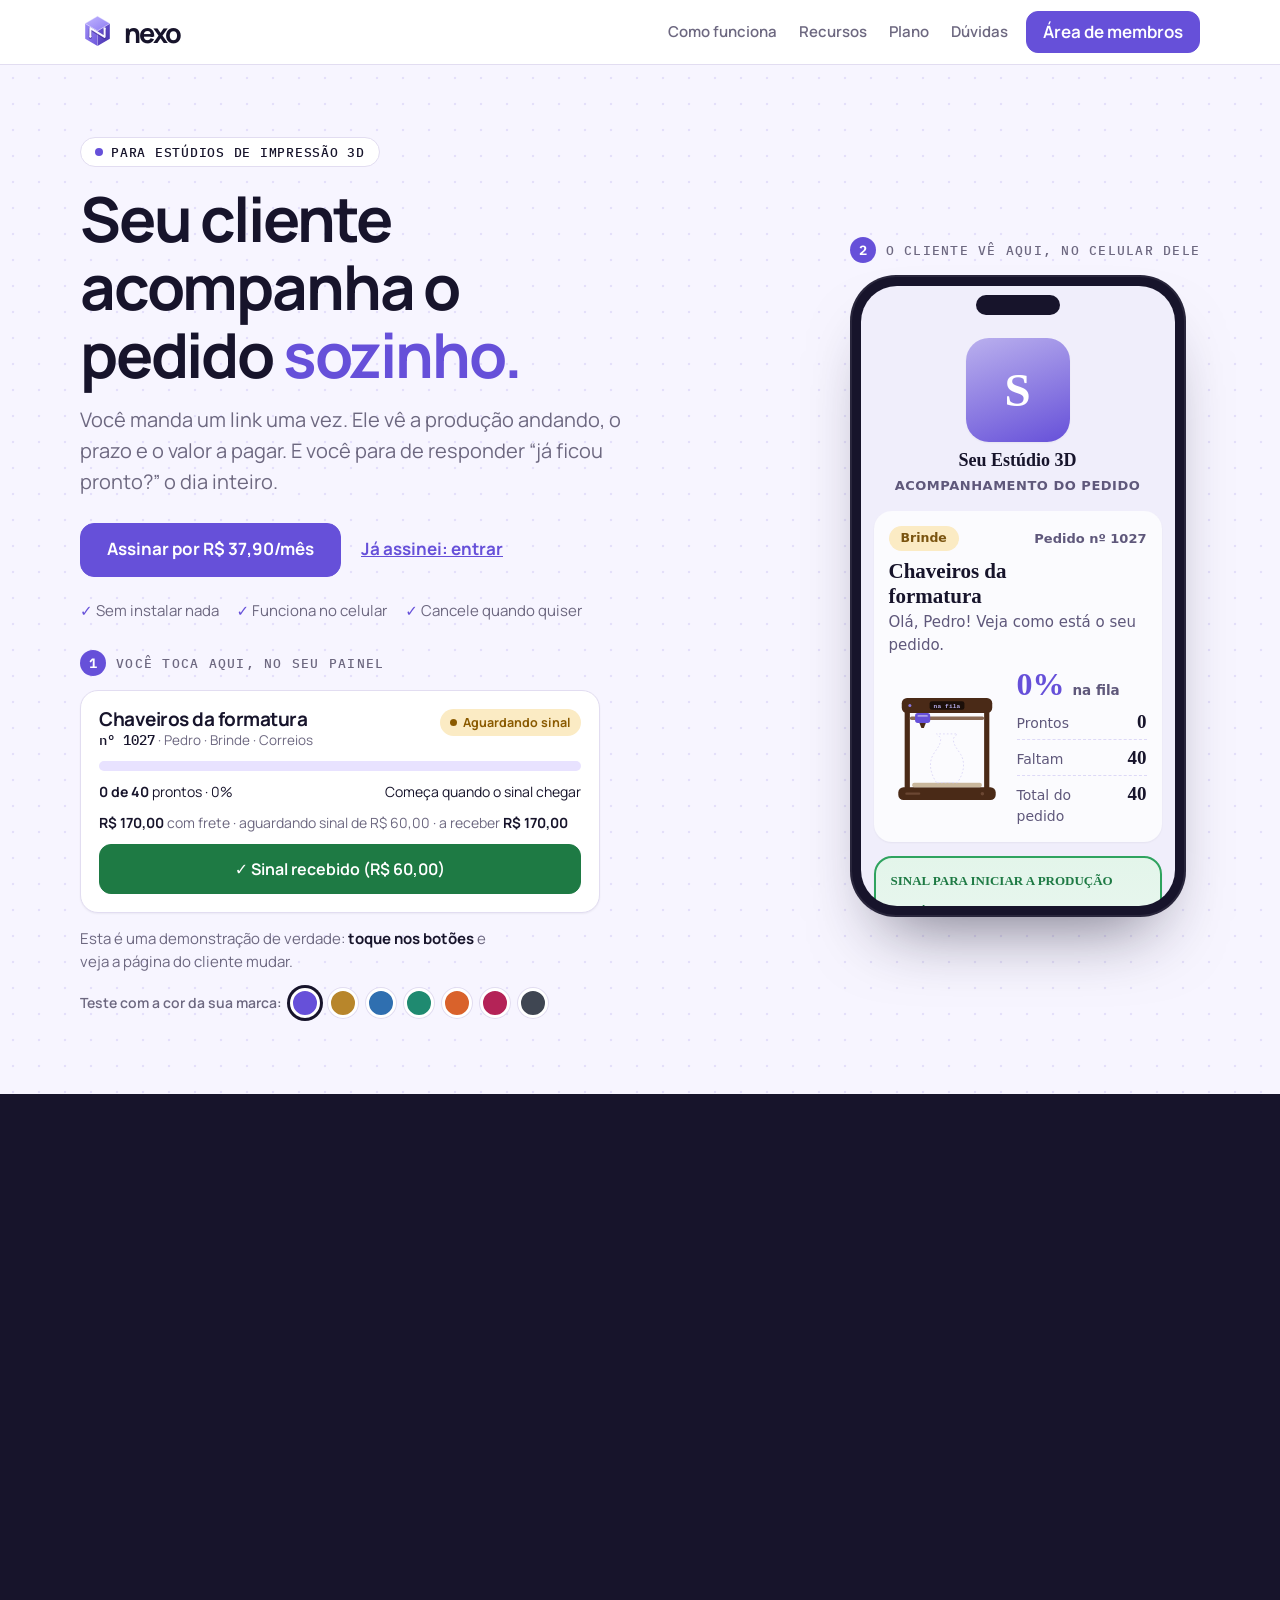
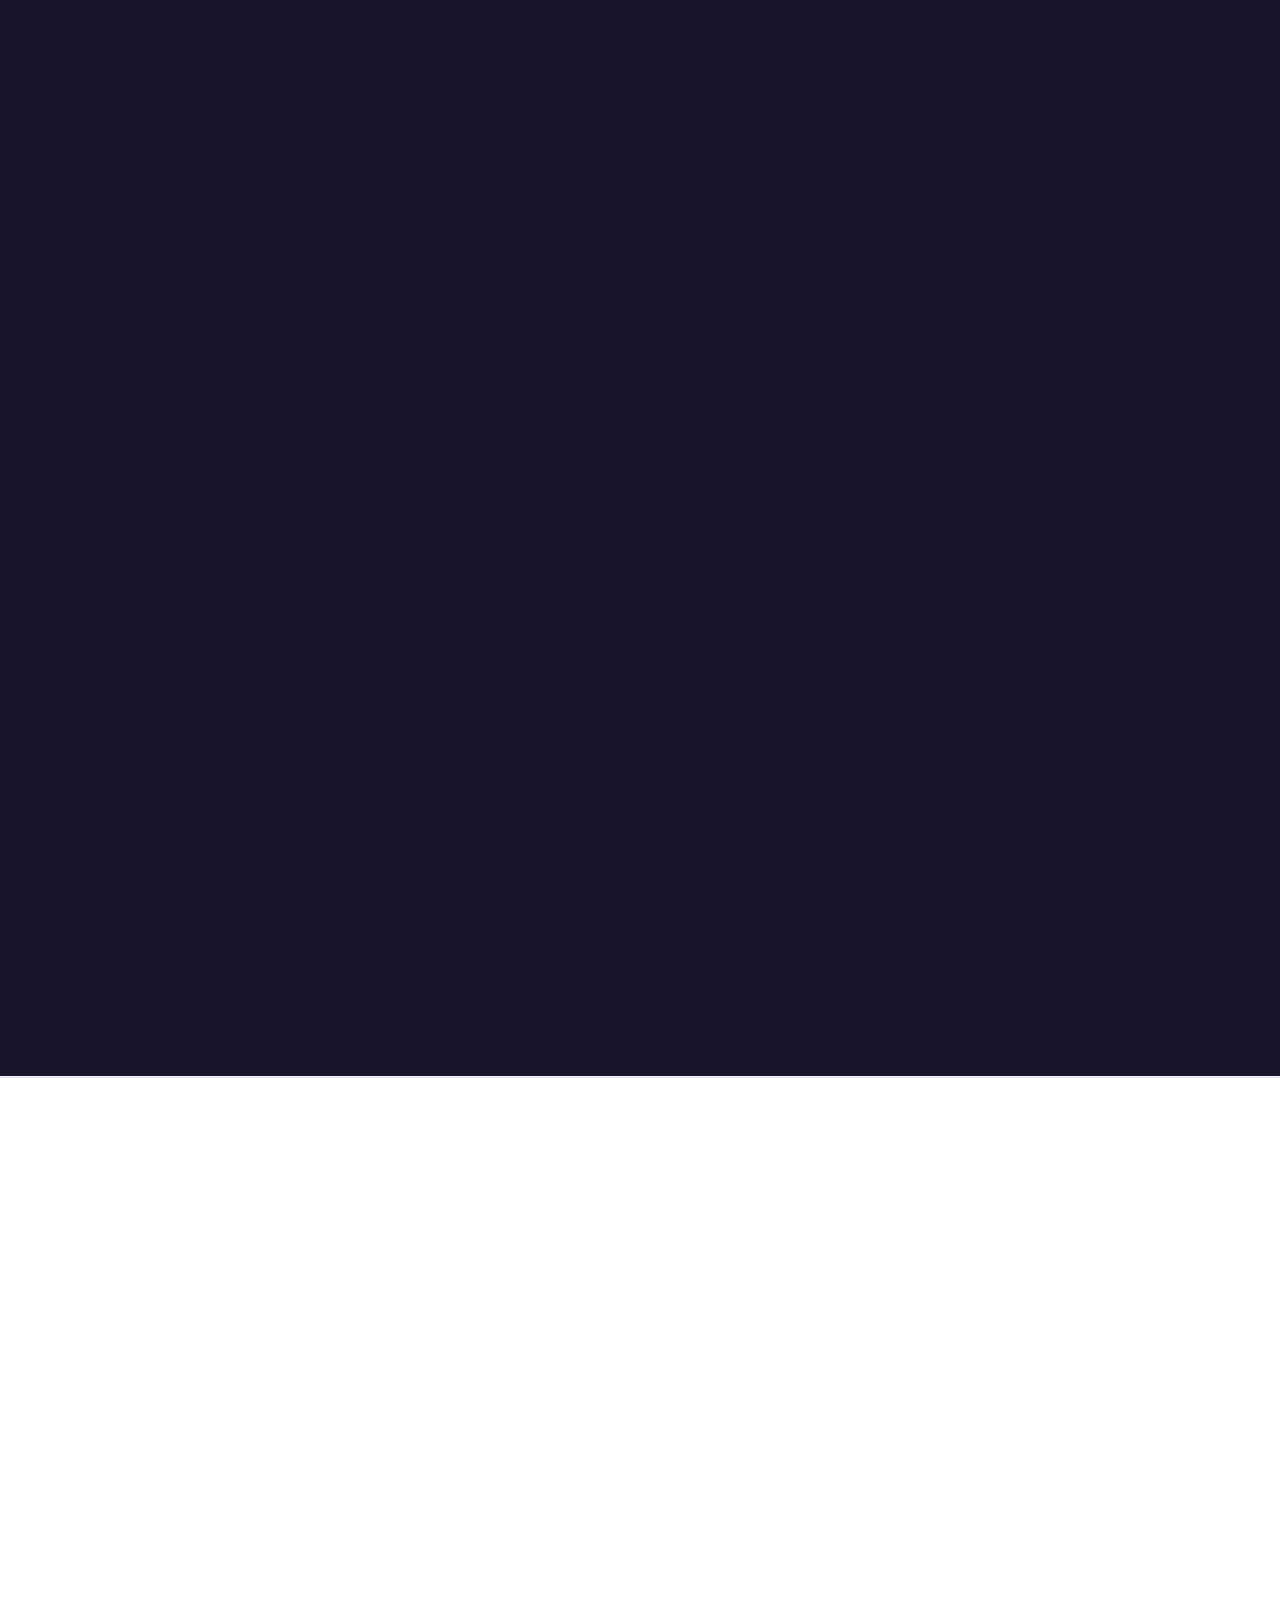
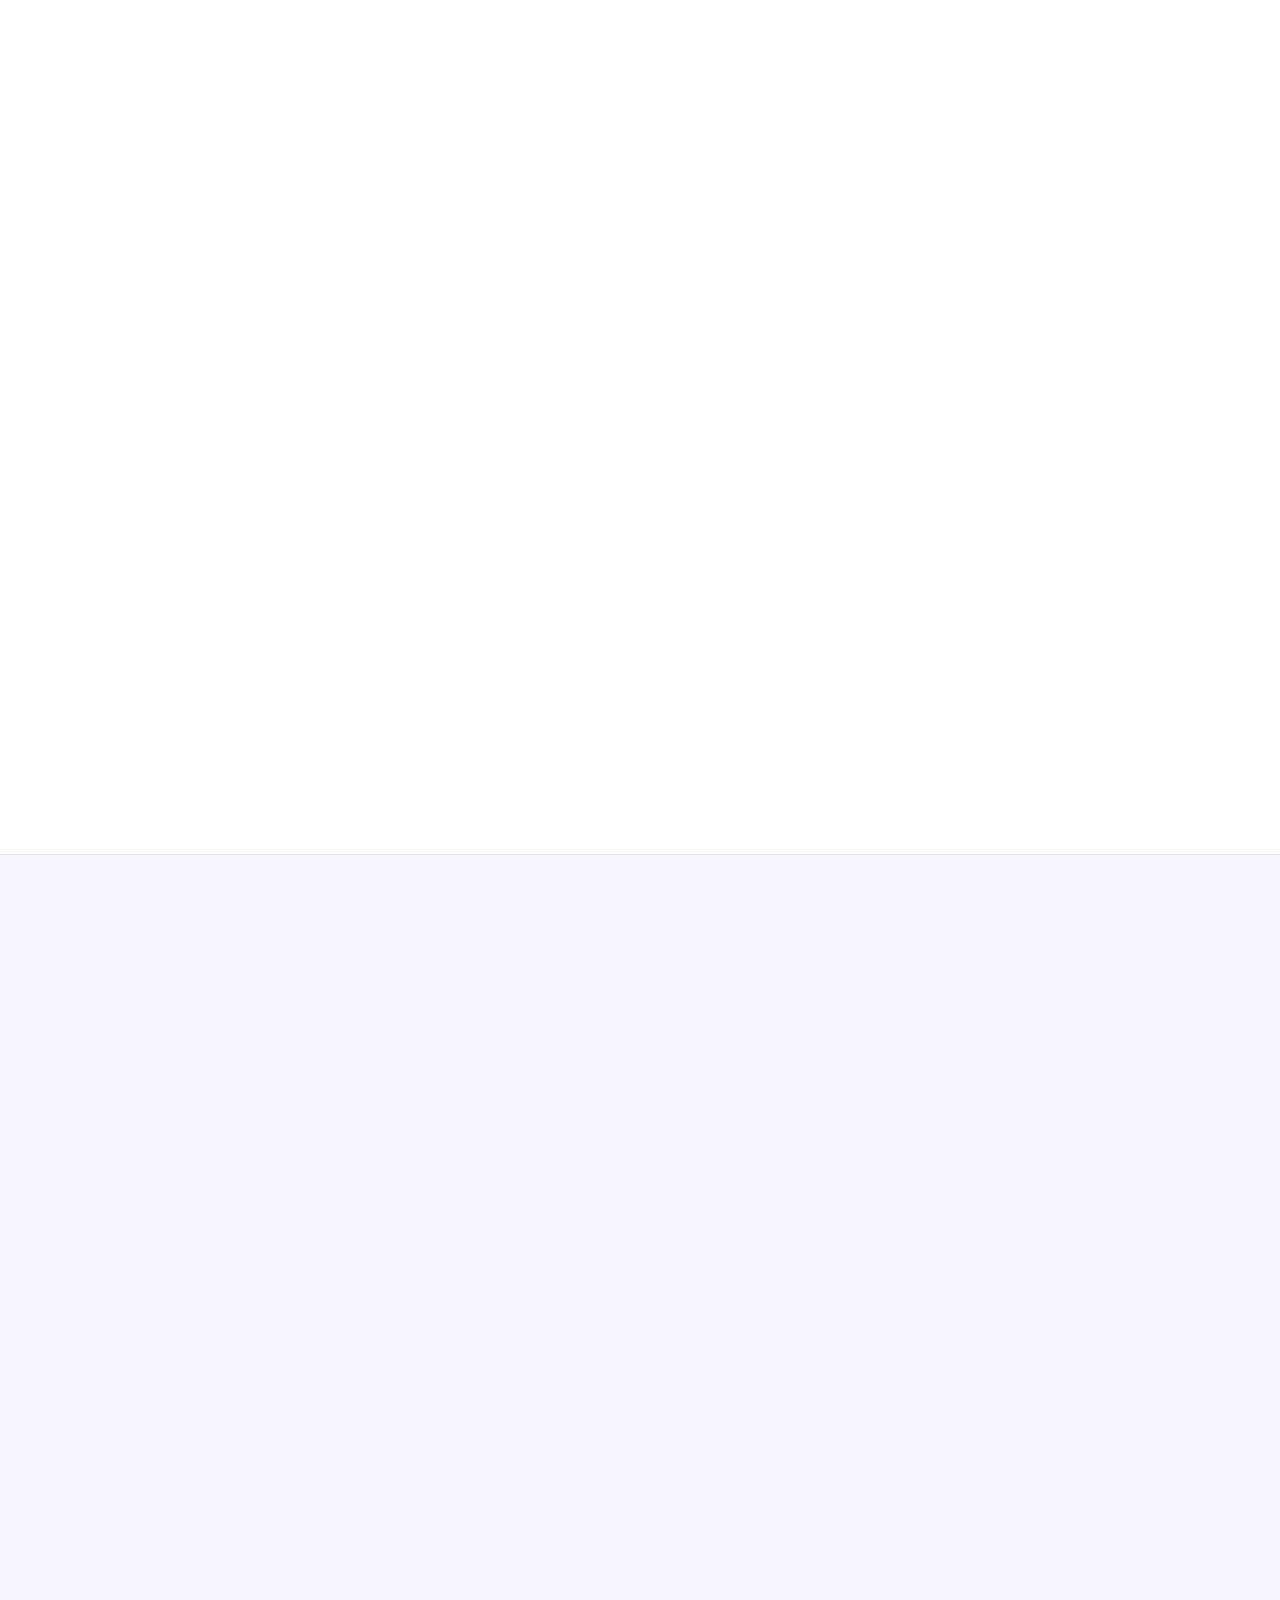
<file: index.html>
<!doctype html>
<html lang="pt-BR">
<head>
<meta charset="UTF-8">
<meta name="viewport" content="width=device-width, initial-scale=1, viewport-fit=cover">
<title>Nexo | Seu cliente acompanha o pedido sozinho</title>
<meta name="description" content="Ferramenta para estúdios de impressão 3D: você manda um link e o cliente acompanha a produção, o prazo e o pagamento por Pix. Sem instalar nada.">
<meta name="theme-color" content="#F7F5FF">
<meta property="og:title" content="Nexo | Seu cliente acompanha o pedido sozinho">
<meta property="og:site_name" content="Nexo">
<meta property="og:description" content="Você manda um link. O cliente vê a produção andando, o prazo e o valor a pagar.">
<meta property="og:type" content="website">
<meta property="og:image" content="https://nexostud.com.br/assets/nexo-og.png">
<meta property="og:image:width" content="1200">
<meta property="og:image:height" content="630">
<meta name="twitter:card" content="summary_large_image">
<!-- Links antigos de pedido (/?p=CODIGO) continuam funcionando: vão para a página do pedido. -->
<script>(function () { var p = new URLSearchParams(location.search).get('p'); if (p) location.replace('p/' + encodeURIComponent(p)); })();</script>
<link rel="icon" type="image/svg+xml" href="assets/nexo.svg">
<link rel="apple-touch-icon" href="assets/nexo-apple-touch-icon.png">
<link rel="preload" href="assets/fontes/manrope.woff2" as="font" type="font/woff2" crossorigin>
<link rel="stylesheet" href="assets/estilo.css?v=9">
<link rel="stylesheet" href="assets/pedido.css?v=9">
<link rel="stylesheet" href="assets/nexo.css?v=1">
<style>
  /* Marca Nexo (kit de marca): papel, violeta e grafite. Manrope nos textos e IBM Plex Mono nos rótulos e números.
     A demonstração do celular usa a cor e a fonte do estúdio, como a página real do cliente. */
  :root { --cor: #6650D9; --ouro: #6650D9; --ouro-claro: #B9ADF6; --fundo: #F7F5FF; --cartao: #FFFFFF; --texto: #17142B; --suave: #6D6880;
    --linha: #E2DDF1; --trilho: #E8E2FF; --rodape-dlg: #F7F5FF; --texto-btn: #FFFFFF; --borda-btn: #6650D9;
    --sombra: 0 1px 2px rgb(23 20 43 / .05);
    --escuro: #17142B; --creme: #F7F5FF; --titulo: var(--nexo-fonte); }
  .btn-cor, a.btn-cor { background: #6650D9; border-color: #6650D9; color: #fff; box-shadow: none; }
  .btn-cor:hover { background: #5640C8; border-color: #5640C8; }
  :focus-visible { outline: 3px solid #6650D9; outline-offset: 2px; }
  html { scroll-behavior: smooth; }
  body { font-size: 17px; line-height: 1.55; background: var(--fundo); color: var(--texto); }
  a { color: inherit; }
  .faixa-larga { width: min(1120px, 100% - 32px); margin-inline: auto; }
  h1, h2, h3 { font-family: var(--titulo); font-weight: 700; letter-spacing: -.025em; line-height: 1.1; margin: 0; }
  h2 { font-size: clamp(28px, 4.2vw, 42px); }
  .sobre { margin: 0 0 14px; font: 500 13px var(--nexo-mono); letter-spacing: .14em; text-transform: uppercase; color: var(--cor); }
  .lead { margin: 14px 0 0; font-size: clamp(17px, 2vw, 20px); color: var(--suave); max-width: 46ch; }
  .btn-grande { min-height: 54px; padding: 0 26px; font-size: 17px; font-weight: 700; border-radius: 14px; }

  /* Topo */
  .barra-topo { position: sticky; top: 0; z-index: 40; background: #FFFFFF; border-bottom: 1px solid var(--linha); isolation: isolate; }
  .barra-topo .faixa-larga { display: flex; align-items: center; gap: 18px; min-height: 64px; }
  .marca-topo { font-size: 27px; }
  .nav { display: flex; gap: 22px; margin-left: auto; font-size: 15px; font-weight: 600; }
  .nav a { text-decoration: none; color: var(--suave); }
  .nav a:hover { color: var(--texto); }
  .barra-topo .btn { min-height: 42px; white-space: nowrap; }
  @media (max-width: 760px) { .nav { display: none; } .barra-topo .btn { margin-left: auto; padding: 0 12px; font-size: 14.5px; } .marca-topo { font-size: 24px; } }

  /* Abertura: pontos espaçados como textura de apoio */
  .abertura { position: relative; overflow: hidden; padding: clamp(36px, 6vw, 72px) 0 clamp(40px, 6vw, 80px);
    background-image: radial-gradient(rgb(102 80 217 / .13) 1.2px, transparent 1.6px); background-size: 26px 26px; }
  .abertura h1 { font-size: clamp(36px, 5.6vw, 62px); letter-spacing: -.035em; max-width: 13ch; }
  .abertura h1 em { font-style: normal; color: var(--cor); }
  .selinho { display: inline-flex; align-items: center; gap: 8px; margin-bottom: 18px; padding: 6px 14px; border-radius: 999px; background: var(--cartao); border: 1px solid var(--linha);
    font: 500 12.5px var(--nexo-mono); letter-spacing: .06em; text-transform: uppercase; }
  .selinho i { width: 8px; height: 8px; border-radius: 50%; background: var(--cor); }
  .acoes-topo { display: flex; flex-wrap: wrap; align-items: center; gap: 12px 20px; margin-top: 26px; }
  .acoes-topo .entrar { font-weight: 700; color: var(--cor); }
  .garantias { display: flex; flex-wrap: wrap; gap: 6px 18px; margin: 22px 0 0; padding: 0; list-style: none; color: var(--suave); font-size: 15px; }
  .garantias li::before { content: "✓ "; color: var(--cor); font-weight: 800; }

  /* Demonstração: painel do estúdio de um lado, celular do cliente do outro */
  .palco { display: grid; grid-template-columns: minmax(0, 1fr) auto; gap: clamp(24px, 5vw, 64px); align-items: center; }
  .lado-painel { display: grid; gap: 14px; }
  .rotulo-palco { display: flex; align-items: center; gap: 10px; font: 500 12.5px var(--nexo-mono); letter-spacing: .1em; text-transform: uppercase; color: var(--suave); }
  .rotulo-palco b { display: grid; place-items: center; width: 26px; height: 26px; border-radius: 50%; background: var(--cor); color: #fff; font-size: 12.5px; letter-spacing: 0; }
  .painel-demo { display: grid; gap: 10px; max-width: 520px; border: 1px solid var(--linha); }
  .painel-demo .cabeca-p { display: flex; justify-content: space-between; align-items: flex-start; gap: 10px; }
  .painel-demo h3 { font-size: 19px; }
  .painel-demo .sub { color: var(--suave); font-size: 13.5px; }
  .painel-demo .sub b { color: var(--texto); font-family: var(--nexo-mono); font-weight: 500; }
  .painel-demo .meta { display: flex; flex-wrap: wrap; justify-content: space-between; gap: 4px 12px; font-size: 14px; }
  .painel-demo .pg { font-size: 14px; color: var(--suave); }
  .painel-demo .pg b { color: var(--texto); }
  .painel-demo .acoes { display: flex; flex-wrap: wrap; gap: 8px; }
  .painel-demo .acoes .btn { min-height: 44px; padding: 0 14px; font-size: 15px; }
  .painel-demo .acoes .grande { flex: 1 1 100%; min-height: 50px; font-size: 16px; }
  .btn-verde { background: #1E7A44; border-color: #1E7A44; color: #fff; }
  .painel-demo .btn.toque { animation: toque .5s ease-out; }
  @keyframes toque { 0% { transform: scale(1); box-shadow: 0 0 0 0 rgb(102 80 217 / .5); } 40% { transform: scale(.95); } 100% { transform: scale(1); box-shadow: 0 0 0 16px rgb(102 80 217 / 0); } }
  .dica-palco { margin: 0; color: var(--suave); font-size: 15px; max-width: 46ch; }
  .dica-palco b { color: var(--texto); }
  .cores-demo { display: flex; flex-wrap: wrap; align-items: center; gap: 8px; font-size: 14px; color: var(--suave); font-weight: 600; }
  .cores-demo button { width: 30px; height: 30px; border-radius: 50%; border: 3px solid #fff; box-shadow: 0 0 0 1px var(--linha); padding: 0; }
  .cores-demo button[aria-pressed="true"] { box-shadow: 0 0 0 3px var(--texto); }
  .fone { position: relative; width: 336px; max-width: 100%; padding: 11px; border-radius: 46px; background: #17142B; box-shadow: 0 40px 70px -34px rgb(23 20 43 / .6), inset 0 0 0 2px rgb(255 255 255 / .08); }
  .fone::before { content: ""; position: absolute; top: 20px; left: 50%; width: 84px; height: 20px; margin-left: -42px; border-radius: 12px; background: #17142B; z-index: 2; }
  /* Dentro do celular vale a identidade do estúdio (fonte e cores da página real do cliente), não a da Nexo. */
  .fone .tela { height: 620px; overflow-y: auto; overscroll-behavior: contain; border-radius: 36px; background: var(--fundo); padding: 46px 13px 18px; scrollbar-width: none;
    font: 15px/1.5 "Segoe UI", system-ui, -apple-system, Roboto, Arial, sans-serif; --serifa: Georgia, "Times New Roman", serif; }
  .fone .tela::-webkit-scrollbar { display: none; }
  .fone .acomp .titulo { font-size: 21px; }
  .fone .acomp .imp { width: 116px; }
  .fone .acomp .pct b { font-size: 32px; }
  .fone .acomp .progresso { gap: 12px; }
  .fone .acomp .cartao { padding: 15px; }
  .fone .acomp h1, .fone .acomp h2, .fone .acomp h3 { letter-spacing: 0; font-family: var(--serifa); }
  /* Fora da tela, as animações da demonstração param (economiza bateria e processador). */
  .fone.fora *, .fone.fora *::before, .fone.fora *::after { animation-play-state: paused !important; }
  @media (max-width: 880px) {
    .palco { grid-template-columns: 1fr; justify-items: center; }
    .lado-painel { width: 100%; justify-items: stretch; }
    .painel-demo { max-width: none; }
  }

  /* O problema */
  .problema { background: var(--escuro); color: var(--creme); padding: clamp(48px, 7vw, 90px) 0; }
  .problema .sobre { color: #B9ADF6; }
  .problema .lead { color: #CFC9E6; }
  .problema .dois { display: grid; grid-template-columns: 1fr 1fr; gap: clamp(28px, 5vw, 64px); align-items: center; }
  .conversa { display: grid; gap: 10px; justify-items: start; padding: 22px; border-radius: 22px; background: #100E20; box-shadow: inset 0 0 0 1px rgb(255 255 255 / .07); }
  .balao { max-width: 88%; padding: 9px 13px 7px; border-radius: 4px 16px 16px 16px; background: #2A2647; font-size: 15.5px; line-height: 1.35; }
  .balao small { display: block; margin-top: 2px; text-align: right; font: 500 11px var(--nexo-mono); opacity: .6; }
  .balao.meu { justify-self: end; border-radius: 16px 4px 16px 16px; background: #372875; }
  .conversa .conta-msgs { justify-self: center; margin-top: 4px; padding: 5px 12px; border-radius: 999px; background: var(--perigo); font: 500 12.5px var(--nexo-mono); }
  @media (max-width: 800px) { .problema .dois { grid-template-columns: 1fr; } }

  /* Seções claras */
  .secao { padding: clamp(48px, 7vw, 90px) 0; }
  .secao.creme { background: var(--cartao); border-block: 1px solid var(--linha); }
  /* Passos: uma trilha fina com os pontos de cada etapa. */
  .passos { position: relative; display: grid; grid-template-columns: repeat(3, 1fr); gap: 18px; margin: 38px 0 0; padding: 0; list-style: none; counter-reset: passo; }
  .passos::before { content: ""; position: absolute; top: 21px; left: 22px; right: calc((100% - 36px) / 3 - 22px); height: 2px; background: var(--linha); }
  .passos li { position: relative; padding: 0 8px 0 0; counter-increment: passo; }
  .passos li::before { content: "0" counter(passo); position: relative; display: grid; place-items: center; width: 44px; height: 44px; margin-bottom: 16px; border-radius: 50%;
    background: var(--cartao); border: 2px solid var(--cor); color: var(--cor); font: 500 15px var(--nexo-mono); }
  .passos h3 { font-size: 21px; margin-bottom: 6px; }
  .passos p { margin: 0; color: var(--suave); font-size: 16px; }
  .recursos { display: grid; grid-template-columns: repeat(3, 1fr); gap: 16px; margin-top: 34px; }
  .recurso { padding: 24px; border-radius: 22px; background: var(--cartao); border: 1px solid var(--linha); }
  .recurso svg { width: 34px; height: 34px; color: var(--cor); margin-bottom: 10px; }
  .recurso h3 { font-size: 19px; margin-bottom: 6px; }
  .recurso p { margin: 0; color: var(--suave); font-size: 15.5px; }
  @media (max-width: 860px) {
    .recursos { grid-template-columns: 1fr; }
    .passos { grid-template-columns: 1fr; gap: 26px; }
    .passos::before { top: 22px; bottom: 22px; left: 21px; right: auto; width: 2px; height: auto; }
    .passos li { padding-left: 62px; min-height: 44px; }
    .passos li::before { position: absolute; left: 0; top: 0; margin: 0; }
  }

  /* Dúvidas */
  .duvidas { display: grid; gap: 10px; max-width: 800px; margin-top: 30px; }
  .duvidas details { border-radius: 14px; background: var(--cartao); border: 1px solid var(--linha); }
  .duvidas summary { display: flex; justify-content: space-between; align-items: center; gap: 14px; padding: 16px 18px; font-weight: 700; cursor: pointer; list-style: none; }
  .duvidas summary::-webkit-details-marker { display: none; }
  .duvidas summary::after { content: "+"; font: 500 22px var(--nexo-mono); color: var(--cor); }
  .duvidas details[open] summary::after { content: "–"; }
  .duvidas p { margin: 0; padding: 0 18px 18px; color: var(--suave); }

  /* Chamada final e rodapé */
  .final { padding: clamp(48px, 7vw, 86px) 0; text-align: center; background: var(--escuro); color: var(--creme); }
  .final h2 { max-width: 18ch; margin-inline: auto; }
  .final p { margin: 14px auto 26px; max-width: 44ch; color: #CFC9E6; }
  .rodape-site { padding: 26px 0 calc(26px + env(safe-area-inset-bottom)); background: #100E20; color: #A9A3C2; font-size: 14px; }
  .rodape-site .faixa-larga { display: flex; flex-wrap: wrap; align-items: center; justify-content: space-between; gap: 10px 20px; }
  .rodape-site .nexo-logo { color: #FFFFFF; font-size: 22px; }
  .rodape-site .assinatura { display: flex; flex-wrap: wrap; align-items: center; gap: 6px 14px; }
  .rodape-site a { color: #B9ADF6; }
  /* Seções abaixo da dobra só são desenhadas quando chegam perto da tela. */
  .problema, .secao, .final { content-visibility: auto; contain-intrinsic-size: auto 700px; }
  /* Plano */
  .plano { display: grid; grid-template-columns: minmax(0, 1.1fr) minmax(0, .9fr); gap: clamp(20px, 4vw, 48px); align-items: start; margin-top: 30px; }
  .cartao-plano { padding: clamp(22px, 3vw, 32px); border-radius: 22px; background: var(--cartao); border: 2px solid var(--cor); }
  .cartao-plano .nome-plano { display: flex; align-items: center; gap: 12px; font: 500 13px var(--nexo-mono); letter-spacing: .1em; text-transform: uppercase; color: var(--suave); }
  .cartao-plano .nome-plano .nexo-logo { font-size: 24px; letter-spacing: -.055em; text-transform: none; }
  .preco { display: flex; align-items: baseline; gap: 6px; margin: 16px 0 4px; }
  .preco b { font: 700 clamp(40px, 6vw, 54px)/1 var(--titulo); letter-spacing: -.04em; color: var(--cor); }
  .preco span { color: var(--suave); font-weight: 700; }
  .cartao-plano .obs { margin: 0 0 16px; color: var(--suave); font-size: 15px; }
  .itens-plano { display: grid; gap: 8px; margin: 0 0 20px; padding: 0; list-style: none; }
  .itens-plano li { display: grid; grid-template-columns: 22px 1fr; gap: 8px; }
  .itens-plano li::before { content: "✓"; color: var(--cor); font-weight: 900; }
  .cartao-plano .btn { width: 100%; }
  .comecar { display: grid; gap: 14px; margin: 0; padding: 0; list-style: none; counter-reset: c; }
  .comecar li { display: grid; grid-template-columns: 38px 1fr; gap: 12px; align-items: start; counter-increment: c; }
  .comecar li::before { content: "0" counter(c); display: grid; place-items: center; width: 38px; height: 38px; border-radius: 50%; background: var(--trilho); color: var(--cor); font: 500 14px var(--nexo-mono); }
  .comecar b { display: block; }
  .comecar span { color: var(--suave); font-size: 15.5px; }
  @media (max-width: 860px) { .plano { grid-template-columns: 1fr; } }
</style>
</head>
<body>

<header class="barra-topo">
  <div class="faixa-larga">
    <a class="marca-topo nexo-logo" href="./" aria-label="Nexo, página inicial"><img src="assets/nexo.svg" alt="" width="35" height="35">nexo</a>
    <nav class="nav" aria-label="Seções da página">
      <a href="#como-funciona">Como funciona</a>
      <a href="#recursos">Recursos</a>
      <a href="#plano">Plano</a>
      <a href="#duvidas">Dúvidas</a>
    </nav>
    <a class="btn btn-cor" href="entrar/">Área de membros</a>
  </div>
</header>

<main>
  <section class="abertura">
    <div class="faixa-larga palco" id="demonstracao">
      <div class="lado-painel">
        <div>
      <span class="selinho"><i></i>Para estúdios de impressão 3D</span>
      <h1>Seu cliente acompanha o pedido <em>sozinho.</em></h1>
      <p class="lead">Você manda um link uma vez. Ele vê a produção andando, o prazo e o valor a pagar. E você para de responder “já ficou pronto?” o dia inteiro.</p>
      <div class="acoes-topo">
        <a class="btn btn-cor btn-grande js-assinar" href="https://pay.cakto.com.br/mrcmh5t" rel="noopener">Assinar por R$ 37,90/mês</a>
        <a class="entrar" href="entrar/">Já assinei: entrar</a>
      </div>
      <ul class="garantias">
        <li>Sem instalar nada</li>
        <li>Funciona no celular</li>
        <li>Cancele quando quiser</li>
      </ul>
        </div>
          <div class="rotulo-palco" style="margin-top:14px"><b>1</b>Você toca aqui, no seu painel</div>
          <article class="cartao painel-demo" id="painelDemo" aria-live="polite"></article>
          <p class="dica-palco" id="dicaDemo">Esta é uma demonstração de verdade: <b>toque nos botões</b> e veja a página do cliente mudar.</p>
          <div class="cores-demo" id="coresDemo" role="group" aria-label="Cor da marca na demonstração">Teste com a cor da sua marca:</div>
        </div>
        <div>
          <div class="rotulo-palco" style="margin-bottom:12px"><b>2</b>O cliente vê aqui, no celular dele</div>
          <div class="fone" id="fone"><div class="tela"><div id="telaDemo"></div></div></div>
        </div>
    </div>
  </section>

  <section class="problema">
    <div class="faixa-larga dois">
      <div>
        <p class="sobre">O problema</p>
        <h2>Cada pedido vira uma conversa que não acaba.</h2>
        <p class="lead">Quanto falta? Que dia chega? Qual era o valor mesmo? Enquanto você responde, a impressora espera. Com o link de acompanhamento, o cliente abre e vê tudo: quanto já foi produzido, quando termina e quanto falta pagar.</p>
      </div>
      <div class="conversa" aria-hidden="true">
        <div class="balao">Oi! Meu pedido já ficou pronto?<small>09:12</small></div>
        <div class="balao">Quanto falta?<small>11:40</small></div>
        <div class="balao meu">Faltam 15, termino amanhã cedo<small>11:58</small></div>
        <div class="balao">Consegue mandar uma foto?<small>14:03</small></div>
        <div class="balao">E qual era o valor mesmo?<small>17:26</small></div>
        <div class="balao">??<small>21:47</small></div>
        <span class="conta-msgs">e isso em um pedido só</span>
      </div>
    </div>
  </section>

  <section class="secao creme" id="como-funciona">
    <div class="faixa-larga">
      <p class="sobre">Como funciona</p>
      <h2>Três passos, do pedido à entrega.</h2>
      <ol class="passos">
        <li><h3>Cadastre o pedido</h3><p>Título, quantidade e tempo de produção. Leva meio minuto, e cada pedido ganha um número.</p></li>
        <li><h3>Envie o link</h3><p>Um botão abre o WhatsApp do cliente com a mensagem pronta. Você manda uma vez só.</p></li>
        <li><h3>Atualize com um toque</h3><p>Terminou uma chapa? Toque em “+1 chapa”. O cliente vê na hora, sempre pelo mesmo link.</p></li>
      </ol>
    </div>
  </section>

  <section class="secao" id="recursos">
    <div class="faixa-larga">
      <p class="sobre">Recursos</p>
      <h2>Feito por quem imprime, para quem imprime.</h2>
      <div class="recursos">
        <div class="recurso">
          <svg viewBox="0 0 24 24" fill="none" stroke="currentColor" stroke-width="1.8" stroke-linecap="round" stroke-linejoin="round" aria-hidden="true"><path d="M12 3l2.4 5 5.6.7-4.1 3.8 1.1 5.5L12 15.3 7 18l1.1-5.500L4 8.7 9.6 8z"/></svg>
          <h3>Com a sua marca</h3><p>A página do cliente leva a sua logo, as suas cores e o nome do seu estúdio.</p>
        </div>
        <div class="recurso">
          <svg viewBox="0 0 24 24" fill="none" stroke="currentColor" stroke-width="1.8" stroke-linecap="round" stroke-linejoin="round" aria-hidden="true"><rect x="3" y="4" width="18" height="6" rx="1.5"/><rect x="5" y="14" width="14" height="6" rx="1.5"/><path d="M12 10v4"/></svg>
          <h3>Calculadora de chapas</h3><p>Diga quantas peças cabem por chapa e o tempo de cada uma. O prazo total sai sozinho.</p>
        </div>
        <div class="recurso">
          <svg viewBox="0 0 24 24" fill="none" stroke="currentColor" stroke-width="1.8" stroke-linecap="round" stroke-linejoin="round" aria-hidden="true"><path d="M7.5 7.500l4.5-4.5 4.5 4.500M7.5 16.500l4.5 4.5 4.5-4.500M3 12l4.5-4.500L12 12l-4.5 4.500zM12 12l4.5-4.500L21 12l-4.5 4.500z"/></svg>
          <h3>Pagamento por Pix</h3><p>Sinal para começar e o restante quando fica pronto. O valor e a sua chave aparecem para o cliente, e o dinheiro cai direto na sua conta.</p>
        </div>
        <div class="recurso">
          <svg viewBox="0 0 24 24" fill="none" stroke="currentColor" stroke-width="1.8" stroke-linecap="round" stroke-linejoin="round" aria-hidden="true"><path d="M4 7h10v9H4zM14 10h3.500L20 13v3h-6"/><circle cx="8" cy="17.5" r="1.8"/><circle cx="16.5" cy="17.5" r="1.8"/></svg>
          <h3>Entrega, Correios ou retirada</h3><p>Cada pedido mostra o prazo certo para o tipo de envio, com os prazos que você definir.</p>
        </div>
        <div class="recurso">
          <svg viewBox="0 0 24 24" fill="none" stroke="currentColor" stroke-width="1.8" stroke-linecap="round" stroke-linejoin="round" aria-hidden="true"><path d="M5 9h14M5 15h14M10 4L8 20M16 4l-2 16"/></svg>
          <h3>Número do pedido</h3><p>O cliente informa o número, você digita na busca e o pedido aparece na hora.</p>
        </div>
        <div class="recurso">
          <svg viewBox="0 0 24 24" fill="none" stroke="currentColor" stroke-width="1.8" stroke-linecap="round" stroke-linejoin="round" aria-hidden="true"><rect x="3" y="5" width="18" height="14" rx="2.5"/><circle cx="9" cy="10" r="1.8"/><path d="M21 15l-5-5-7 7"/></svg>
          <h3>Cores e foto de referência</h3><p>Separe o pedido por cor (4 rosas, 6 azuis...) e guarde uma foto do modelo. Só você vê; o cliente vê o total.</p>
        </div>
      </div>
    </div>
  </section>

  <section class="secao creme" id="plano">
    <div class="faixa-larga">
      <p class="sobre">Plano</p>
      <h2>Um plano, tudo incluso.</h2>
      <div class="plano">
        <div class="cartao-plano">
          <div class="nome-plano"><span class="nexo-logo"><img src="assets/nexo.svg" alt="" width="31" height="31" loading="lazy">nexo</span>Plano mensal</div>
          <div class="preco"><b>R$ 37,90</b><span>/mês</span></div>
          <p class="obs">No cartão ou no Pix. Sem fidelidade e com 7 dias de garantia.</p>
          <ul class="itens-plano">
            <li>Pedidos e clientes ilimitados</li>
            <li>Página do cliente com a sua logo e as suas cores</li>
            <li>Pagamento por Pix, com sinal e restante</li>
            <li>Calculadora de chapas, cores e foto de referência</li>
            <li>Número do pedido e busca rápida</li>
          </ul>
          <a class="btn btn-cor btn-grande js-assinar" href="https://pay.cakto.com.br/mrcmh5t" rel="noopener">Assinar agora</a>
        </div>
        <ol class="comecar" aria-label="Como começar">
          <li><div><b>Assine</b><span>O pagamento é feito pela Cakto, com recibo no seu e-mail.</span></div></li>
          <li><div><b>Crie a sua conta</b><span>Em <a href="entrar/#criar">Área de membros</a>, use o mesmo e-mail que você colocou na compra e escolha uma senha.</span></div></li>
          <li><div><b>Monte o seu painel</b><span>Coloque o nome, a logo e a cor do seu estúdio e mande o primeiro link ainda hoje.</span></div></li>
        </ol>
      </div>
    </div>
  </section>

  <section class="secao" id="duvidas">
    <div class="faixa-larga">
      <p class="sobre">Dúvidas</p>
      <h2>Perguntas que todo mundo faz.</h2>
      <div class="duvidas">
        <details><summary>Preciso instalar alguma coisa?</summary><p>Não. Tudo funciona no navegador, no celular e no computador, mesmo nos mais simples.</p></details>
        <details><summary>Já assinei. Como eu entro?</summary><p>Abra a <a href="entrar/#criar">Área de membros</a>, toque em "Criar conta" e use o mesmo e-mail que você colocou na compra. Escolha uma senha, confirme pelo link que chega no seu e-mail e pronto. A confirmação do pagamento pode levar alguns minutos.</p></details>
        <details><summary>O meu cliente precisa criar conta?</summary><p>Não. Ele só abre o link que você envia. O link é secreto: só quem recebeu consegue ver o pedido.</p></details>
        <details><summary>Como eu recebo o pagamento?</summary><p>Direto na sua conta. A página mostra o valor e a sua chave Pix para o cliente copiar. O dinheiro não passa pela ferramenta: quando ele cair, você marca “pagamento recebido” no painel.</p></details>
        <details><summary>Quanto custa?</summary><p><b>R$ 37,90 por mês</b>, no cartão ou no Pix. Sem fidelidade: você cancela quando quiser, e tem 7 dias de garantia para pedir o dinheiro de volta. O pagamento é feito pela Cakto, com recibo por e-mail.</p></details>
        <details><summary>Posso cobrar um sinal antes de começar?</summary><p>Pode. Você define a porcentagem (40%, por exemplo) e a página mostra ao cliente quanto pagar agora e quanto fica para quando o pedido estiver pronto. Se você cobra tudo só no final, é só deixar o sinal em zero.</p></details>
        <details><summary>Serve só para impressão 3D?</summary><p>Foi feita para estúdios de impressão 3D, com direito a calculadora de chapas. Mas quem trabalha com qualquer produção sob encomenda consegue usar do mesmo jeito.</p></details>
      </div>
    </div>
  </section>

  <section class="final">
    <div class="faixa-larga">
      <h2>Monte o seu painel em dois minutos.</h2>
      <p>Assine, crie a sua conta com o e-mail da compra e mande o primeiro link ainda hoje.</p>
      <a class="btn btn-cor btn-grande js-assinar" href="https://pay.cakto.com.br/mrcmh5t" rel="noopener">Assinar por R$ 37,90/mês</a>
    </div>
  </section>
</main>

<footer class="rodape-site">
  <div class="faixa-larga"><span class="assinatura"><span class="nexo-logo"><img src="assets/nexo.svg" alt="" width="29" height="29" loading="lazy">nexo</span><span>IA e automação para o trabalho real</span></span><a href="entrar/">Área de membros</a></div>
</footer>

<script src="config.js?v=9"></script>
<script src="assets/comum.js?v=10"></script>
<script src="assets/pedido.js?v=9"></script>
<script>
/* Demonstração: um pedido de mentira. Os botões do "painel" mudam o pedido e a tela do "cliente" é a mesma da página real. */
(() => {
  'use strict';
  const { el, nf } = CT;
  const painel = document.getElementById('painelDemo'), tela = document.getElementById('telaDemo'), fone = document.getElementById('fone');
  const R = CT.dinheiro, HORA = 3600000;
  const POR_CHAPA = 10, H_CHAPA = 2;
  const inicial = () => ({ feitos: 0, etapa: 'fila', sinal_pago: false, quitado: false });
  let d = inicial(), automatico = true, relogio = null, cor = '#6650D9';
  const QTD = 40, VALOR = 150, FRETE = 20, SINAL = 40;

  function pedido() {
    const faltamChapas = Math.ceil((QTD - d.feitos) / POR_CHAPA);
    return {
      numero: 1027, titulo: 'Chaveiros da formatura', tipo: 'Brinde', cliente: 'Pedro', quantidade: QTD, feitos: d.feitos, etapa: d.etapa, envio: 'correios',
      termino: new Date(Date.now() + Math.max(1, faltamChapas) * H_CHAPA * HORA).toISOString(), mensagem: '', atualizado_em: new Date().toISOString(), whatsapp: '', ritmo_horas: null,
      pagamento: { valor: VALOR, frete: FRETE, sinal_pct: SINAL, sinal_pago: d.sinal_pago, quitado: d.quitado, pix_chave: '12.345.678/0001-90', pix_nome: 'Seu Estúdio 3D' },
      estudio: { nome: 'Seu Estúdio 3D', logo: '', cor, prazo_entrega: 'de 2 a 5 dias corridos', prazo_correios: '2 a 3 dias úteis' }
    };
  }

  const acoes = {
    sinal() { d.sinal_pago = true; d.etapa = 'producao'; },
    mais1() { somar(1); },
    chapa() { somar(POR_CHAPA); },
    pronto() { d.feitos = QTD; d.etapa = 'pronto'; },
    pago() { d.quitado = true; },
    entregue() { d.etapa = 'entregue'; },
    denovo() { d = inicial(); }
  };
  function somar(n) { d.feitos = Math.min(QTD, d.feitos + n); if (d.feitos >= QTD) d.etapa = 'pronto'; }

  function botao(id, texto, classe) {
    return el('button', { class: 'btn ' + (classe || ''), type: 'button', 'data-acao': id, text: texto, onclick: () => { automatico = false; clearTimeout(relogio); aplicar(id, true); } });
  }
  function desenharPainel() {
    const g = CT.pagamento(pedido().pagamento), pct = Math.floor(d.feitos / QTD * 100);
    const esperaSinal = d.etapa === 'fila', devePagar = d.etapa === 'pronto' && !d.quitado;
    const selo = esperaSinal ? ['pausado', 'Aguardando sinal'] : devePagar ? ['pausado', 'Aguardando pagamento'] : d.etapa === 'producao' ? ['producao', 'Em produção'] : d.etapa === 'pronto' ? ['pronto', 'Pronto'] : ['entregue', 'Postado'];
    const chapa = Math.min(QTD / POR_CHAPA, Math.floor(d.feitos / POR_CHAPA) + 1);
    painel.replaceChildren(...[
      el('div', { class: 'cabeca-p' },
        el('div', {}, el('h3', { text: 'Chaveiros da formatura' }), el('div', { class: 'sub' }, el('b', { text: 'nº 1027' }), ' · Pedro · Brinde · Correios')),
        el('span', { class: 'selo selo-' + selo[0] }, el('i'), selo[1])),
      el('div', { class: 'barra', role: 'progressbar', 'aria-valuemin': '0', 'aria-valuemax': String(QTD), 'aria-valuenow': String(d.feitos), 'aria-label': `${pct}% pronto` }, el('span', { style: `width:${pct}%` })),
      el('div', { class: 'meta' },
        el('span', {}, el('b', { text: `${d.feitos} de ${QTD}` }), ` prontos · ${pct}%`),
        d.etapa === 'producao' ? el('span', { text: `Chapa ${chapa} de ${QTD / POR_CHAPA} · ${POR_CHAPA} por chapa` }) : esperaSinal ? el('span', { text: 'Começa quando o sinal chegar' }) : null),
      el('div', { class: 'pg' }, el('b', { text: R(g.geral) }), ' com frete · ',
        g.quitado ? el('span', { style: 'color:var(--verde-escuro);font-weight:700', text: 'pago ✓' })
          : [g.sinalPago ? `sinal de ${R(g.sinal)} recebido ✓` : `aguardando sinal de ${R(g.sinal)}`, ' · a receber ', el('b', { text: R(g.aReceber) })]),
      el('div', { class: 'acoes' },
        esperaSinal ? botao('sinal', `✓ Sinal recebido (${R(g.sinal)})`, 'btn-verde grande') : null,
        d.etapa === 'producao' ? [botao('mais1', '+1'), botao('chapa', `+1 chapa (${POR_CHAPA})`), botao('pronto', '✓ Pronto', 'btn-cor grande')] : null,
        devePagar ? botao('pago', `✓ Pagamento recebido (${R(g.aReceber)})`, 'btn-verde grande') : null,
        d.etapa === 'pronto' && d.quitado ? botao('entregue', '✓ Marcar como postado', 'btn-cor grande') : null,
        d.etapa === 'entregue' ? botao('denovo', '↺ Recomeçar a demonstração', 'grande') : null)
    ].filter(Boolean));
  }
  function desenharTela() {
    CT.telaPedido(tela, pedido(), { demo: true });
  }
  function aplicar(id, doUsuario) {
    const etapaAntes = d.etapa, pagoAntes = d.quitado;
    acoes[id]();
    desenharPainel(); desenharTela();
    // Mudou de fase (pronto, pago...): a tela do celular volta ao começo para mostrar a novidade.
    if (d.etapa !== etapaAntes || d.quitado !== pagoAntes) tela.parentNode.scrollTo({ top: 0, behavior: 'smooth' });
    // No celular, o "aparelho" fica abaixo do painel: depois do toque, traz ele para a vista.
    if (doUsuario && matchMedia('(max-width: 880px)').matches) {
      const r = fone.getBoundingClientRect();
      if (r.top > innerHeight * .55) fone.scrollIntoView({ behavior: 'smooth', block: 'start' });
    }
  }

  // Sozinha, a demonstração toca os botões na ordem até o pedido ficar pago. Qualquer toque seu assume o controle.
  const roteiro = [['sinal', 1700], ['chapa', 2100], ['chapa', 1900], ['chapa', 1900], ['chapa', 1900], ['pago', 3400]];
  function tocar(i) {
    if (!automatico || i >= roteiro.length) return;
    const [id, espera] = roteiro[i];
    relogio = setTimeout(() => {
      if (!automatico) return;
      const b = painel.querySelector(`[data-acao="${id}"]`);
      if (b) { b.classList.add('toque'); setTimeout(() => { if (automatico) { aplicar(id, false); tocar(i + 1); } }, 380); }
    }, espera);
  }

  // Cor da marca: muda só dentro do celular da demonstração.
  const CORES = [['#6650D9', 'Violeta'], ['#B8862B', 'Dourado'], ['#2F6FB0', 'Azul'], ['#1F8A70', 'Verde'], ['#D9622B', 'Laranja'], ['#B42357', 'Vinho'], ['#3F4652', 'Grafite']];
  const caixaCores = document.getElementById('coresDemo');
  // O dourado é a paleta original do sistema: aqui ela é escrita por extenso, porque a página inicial tem cores próprias.
  const DOURADO = { '--cor': '#B8862B', '--ouro': '#D9A93F', '--ouro-claro': '#F1D488', '--fundo': '#F6ECDC', '--cartao': '#FFFAF2', '--linha': '#E9D8BC',
    '--trilho': '#EFE2CC', '--texto-btn': '#3B1D0E', '--borda-btn': '#A97B22', '--texto': '#3B1D0E', '--suave': '#86654F' };
  function corNoFone(c) {
    Object.keys(DOURADO).forEach(k => fone.style.removeProperty(k));
    if (c.toUpperCase() === CT.COR_PADRAO) Object.entries(DOURADO).forEach(([k, v]) => fone.style.setProperty(k, v));
    else CT.aplicarCor(c, fone);
  }
  function desenharCores() {
    caixaCores.replaceChildren('Teste com a cor da sua marca:', ...CORES.map(([c, n]) =>
      el('button', { type: 'button', style: `background:${c}`, 'aria-label': n, title: n, 'aria-pressed': String(c === cor), onclick: () => { cor = c; corNoFone(c); desenharCores(); desenharTela(); } })));
  }

  corNoFone(cor); desenharCores(); desenharPainel(); desenharTela();
  // Pausa as animações do celular quando ele sai da tela.
  if ('IntersectionObserver' in window) new IntersectionObserver(v => { fone.classList.toggle('fora', !v[0].isIntersecting); }).observe(fone);
  // Link do plano: vem da configuração da cobrança (o endereço escrito no HTML vale se isto falhar).
  if (CT.configurado) CT.pedir('/rest/v1/rpc/ct_checkout_publico', { metodo: 'POST', corpo: {} })
    .then(u => { if (typeof u === 'string' && /^https:\/\//.test(u)) document.querySelectorAll('.js-assinar').forEach(a => { a.href = u; }); }).catch(() => {});
  const semMovimento = matchMedia('(prefers-reduced-motion: reduce)').matches;
  if (semMovimento) { automatico = false; acoes.sinal(); acoes.chapa(); acoes.chapa(); desenharPainel(); desenharTela(); }
  else if ('IntersectionObserver' in window) {
    // Só começa quando a demonstração aparece na tela.
    const olho = new IntersectionObserver(v => { if (v.some(x => x.isIntersecting)) { olho.disconnect(); tocar(0); } }, { threshold: .35 });
    olho.observe(painel); olho.observe(fone);
  } else tocar(0);
})();
</script>
</body>
</html>
</file>
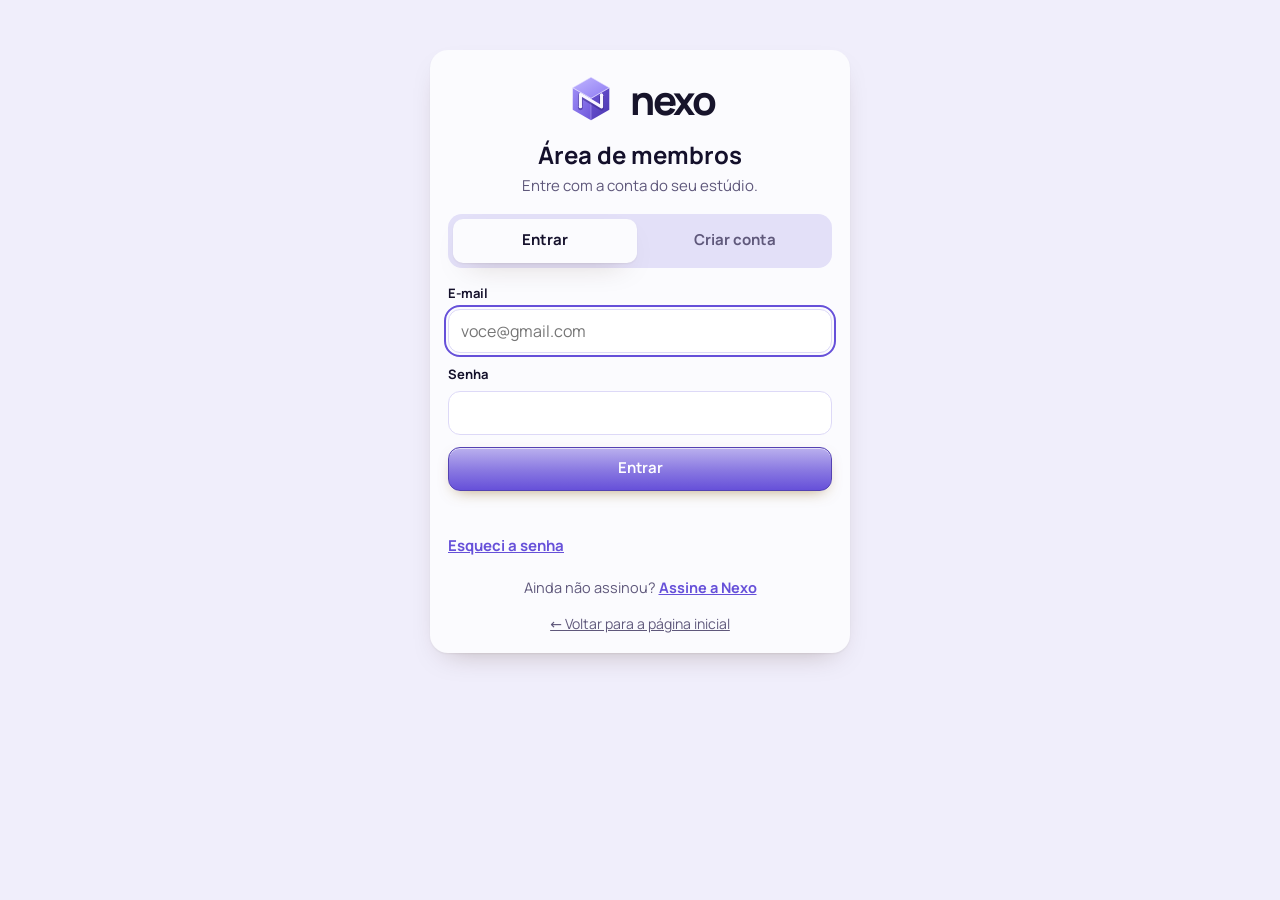
<file: administrador/index.html>
<!doctype html>
<html lang="pt-BR">
<head>
<meta charset="UTF-8">
<meta name="robots" content="noindex">
<title>Área de membros | Nexo</title>
<script>location.replace('../admin.html' + location.search + location.hash);</script>
<meta http-equiv="refresh" content="0; url=../admin.html">
</head>
<body><a href="../admin.html">Abrir a área de membros</a></body>
</html>
</file>
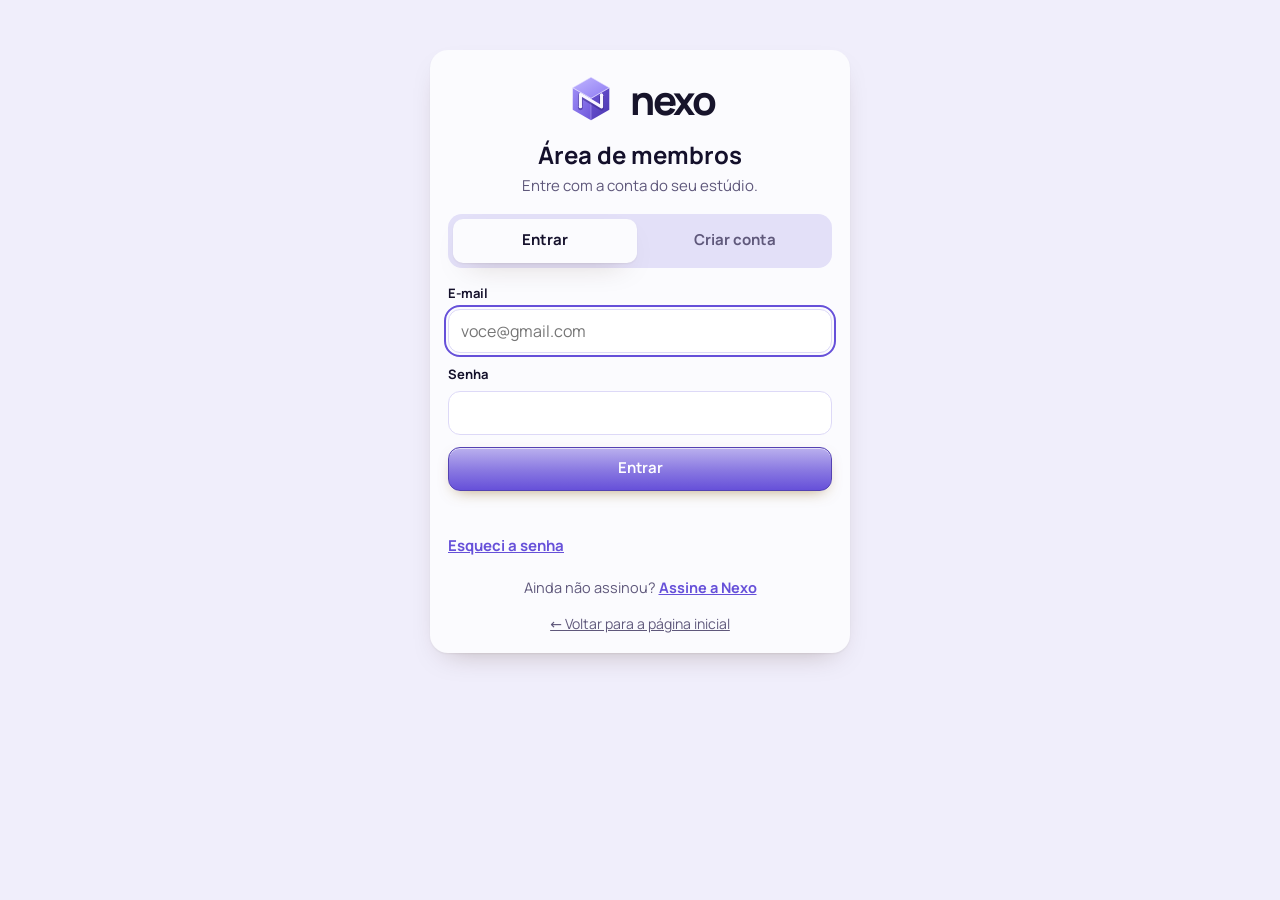
<file: admin.html>
<!doctype html>
<html lang="pt-BR">
<head>
<meta charset="UTF-8">
<meta name="viewport" content="width=device-width, initial-scale=1, viewport-fit=cover">
<title>Área de membros | Nexo</title>
<meta name="robots" content="noindex">
<meta name="theme-color" content="#F7F5FF">
<link rel="icon" type="image/svg+xml" href="assets/nexo.svg">
<link rel="apple-touch-icon" href="assets/nexo-apple-touch-icon.png">
<link rel="stylesheet" href="assets/estilo.css?v=9">
<link rel="stylesheet" href="assets/nexo.css?v=1">
<style>
  .pagina { max-width: 980px; margin: 0 auto; padding: max(14px, env(safe-area-inset-top)) 16px calc(110px + env(safe-area-inset-bottom)); }
  .topo { display: flex; align-items: center; gap: 12px; margin-bottom: 16px; }
  .topo img { filter: drop-shadow(0 4px 8px rgb(60 40 20 / .22)); }
  .topo .nome { flex: 1; min-width: 0; }
  .topo b { display: block; font: 700 20px var(--serifa); }
  .topo small { color: var(--suave); }
  .resumo { display: grid; grid-template-columns: repeat(4, minmax(0, 1fr)); gap: 10px; margin-bottom: 12px; }
  .resumo button { display: grid; justify-items: start; padding: 12px 14px; border: 2px solid transparent; border-radius: 16px; background: var(--cartao); box-shadow: var(--sombra); text-align: left; }
  .resumo button b { font: 700 26px/1.1 var(--serifa); }
  .resumo button span { color: var(--suave); font-size: 12.5px; font-weight: 650; }
  .resumo button.on { border-color: var(--cor); }
  .resumo button.atraso b { color: var(--alerta); }
  .busca { position: relative; display: block; margin-bottom: 14px; }
  .busca input { width: 100%; min-height: 46px; padding: 0 14px 0 40px; border: 1px solid var(--linha); border-radius: 12px; background: var(--cartao); font-size: 16px; }
  .busca svg { position: absolute; left: 13px; top: 50%; transform: translateY(-50%); color: var(--suave); }
  .lista { display: grid; gap: 12px; }
  .pedido { display: grid; gap: 10px; }
  .pedido-topo { display: flex; align-items: flex-start; justify-content: space-between; gap: 10px; }
  .pedido h3 { margin: 0; font: 700 18px/1.25 var(--serifa); }
  .pedido .sub { color: var(--suave); font-size: 13.5px; }
  .pedido .sub .num { color: var(--texto); }
  .pedido .meta { display: flex; flex-wrap: wrap; justify-content: space-between; gap: 6px 12px; font-size: 14px; }
  .pedido .meta b { font-size: 15px; }
  .pedido .atraso { color: var(--alerta); font-weight: 700; }
  .pedido .chapa { font-size: 13.5px; color: var(--suave); }
  .pedido .chapa b { color: var(--texto); }
  .acoes { display: flex; flex-wrap: wrap; gap: 8px; }
  .acoes .btn { min-height: 42px; padding: 0 12px; font-size: 14px; }
  .acoes .grande { flex: 1 1 160px; min-height: 46px; font-size: 15px; }
  .vazio { text-align: center; padding: 40px 16px; color: var(--suave); }
  .vazio b { display: block; color: var(--texto); font: 700 18px var(--serifa); margin-bottom: 4px; }
  .fab { position: fixed; z-index: 30; right: max(20px, env(safe-area-inset-right)); bottom: calc(20px + env(safe-area-inset-bottom));
    display: inline-flex; align-items: center; justify-content: center; gap: 8px; min-height: 54px; padding: 0 22px; border-radius: 999px; font-size: 16px; }
  .grade { display: grid; grid-template-columns: 1fr 1fr; gap: 12px; }
  .grade .inteiro { grid-column: 1 / -1; }
  .prazo-linha { display: grid; grid-template-columns: 1fr 120px; gap: 8px; }
  .previsao-viva { padding: 10px 12px; border-radius: 12px; background: #FBEBC4; color: #6B4A0E; font-size: 14px; }
  .chapas { border: 1px dashed var(--linha); border-radius: 14px; padding: 4px 12px; }
  .chapas summary { padding: 8px 0; font-weight: 700; color: var(--cor); cursor: pointer; }
  .chapas .grade3 { display: grid; grid-template-columns: repeat(3, 1fr); gap: 10px; padding-bottom: 12px; }
  .chapas .conta { padding-bottom: 12px; font-size: 14px; color: var(--suave); }
  .chapas .conta b { color: var(--texto); }
  .contador { display: grid; grid-template-columns: auto 1fr auto; gap: 10px; align-items: center; }
  .contador input { text-align: center; font: 700 28px var(--serifa) !important; min-height: 60px !important; }
  .contador .icone-btn { width: 56px; height: 56px; font-size: 22px; font-weight: 800; }
  .atalhos { display: flex; flex-wrap: wrap; gap: 8px; }
  .atalhos .btn { flex: 1 1 80px; min-height: 42px; }
  .link-box { display: grid; gap: 10px; }
  .link-box input, .link-box textarea { font-size: 14px; }
  .link-box textarea { min-height: 128px; }
  .link-box .dupla { display: grid; grid-template-columns: 1fr 1fr; gap: 8px; }
  .link-box small { color: var(--suave); font-size: 12.5px; margin-top: -4px; }
  .endereco { display: flex; align-items: stretch; min-height: 44px; border: 1px solid var(--linha); border-radius: 12px; background: #fff; overflow: hidden; }
  .endereco:focus-within { outline: 2px solid var(--cor); outline-offset: 1px; }
  .endereco span { display: flex; align-items: center; padding: 0 2px 0 12px; color: var(--suave); font-size: 15px; white-space: nowrap; }
  .endereco input { flex: 1; min-width: 0; border: 0; border-radius: 0; padding-left: 0; outline: none; }
  .exemplo-link { font: 500 12.5px var(--nexo-mono); color: var(--texto); word-break: break-all; }
  .login { max-width: 420px; margin: 4vh auto 0; text-align: center; }
  .login .marca { display: grid; justify-items: center; margin: 0 auto 8px; }
  .login .marca .nexo-logo { font-size: 40px; margin: 6px 0 4px; }
  .login h1 { margin: 0 0 4px; font: 700 24px var(--serifa); }
  .login p { margin: 0 0 16px; color: var(--suave); }
  .login form { display: grid; gap: 12px; text-align: left; }
  .link-txt { border: 0; background: none; padding: 4px 0; color: var(--cor); font-weight: 700; text-decoration: underline; }
  .linha-links { display: flex; flex-wrap: wrap; gap: 4px 16px; }
  .msg { font-size: 14px; font-weight: 600; }
  .msg.ok { color: var(--ok); }
  .msg.ruim { color: var(--perigo); }
  .mais-sugestao { text-align: center; margin-top: 18px; }
  .menu-lista { display: grid; gap: 8px; }
  .menu-lista .btn { justify-content: flex-start; min-height: 50px; }
  .cores { display: flex; flex-wrap: wrap; gap: 8px; align-items: center; }
  .cores button { width: 38px; height: 38px; border-radius: 50%; border: 3px solid #fff; box-shadow: 0 0 0 1px var(--linha); }
  .cores button.on { box-shadow: 0 0 0 3px var(--texto); }
  .cores input[type=color] { width: 46px; height: 40px; padding: 2px; border: 1px solid var(--linha); border-radius: 10px; background: #fff; }
  .logo-box { display: flex; align-items: center; gap: 14px; flex-wrap: wrap; }
  .logo-box .previa { display: grid; place-items: center; width: 92px; height: 92px; border: 1px dashed var(--linha); border-radius: 14px; background: #fff; overflow: hidden; }
  .estudio-cartao { display: grid; gap: 10px; }
  .estudio-cartao .numeros { display: flex; flex-wrap: wrap; gap: 6px 14px; font-size: 14px; color: var(--suave); }
  .estudio-cartao .numeros b { color: var(--texto); }
  .pessoas { display: flex; flex-wrap: wrap; gap: 6px; }
  .pessoa { display: inline-flex; align-items: center; gap: 4px; padding: 3px 4px 3px 10px; border-radius: 999px; background: var(--trilho); font-size: 13.5px; max-width: 100%; }
  .pessoa span { overflow: hidden; text-overflow: ellipsis; white-space: nowrap; }
  .pessoa button { width: 26px; height: 26px; border: 0; border-radius: 50%; background: transparent; display: grid; place-items: center; }
  .add-pessoa { display: flex; gap: 8px; }
  .add-pessoa input { flex: 1; min-width: 0; min-height: 42px; padding: 0 12px; border: 1px solid var(--linha); border-radius: 12px; background: #fff; font-size: 16px; }
  .sugestao { display: grid; gap: 4px; }
  .sugestao p { margin: 0; white-space: pre-wrap; }
  .sugestao small { color: var(--suave); }
  .secao-titulo { margin: 22px 0 10px; font: 700 18px var(--serifa); }
  .abas-login { display: grid; grid-template-columns: 1fr 1fr; gap: 6px; padding: 5px; margin: 0 0 16px; border-radius: 14px; background: var(--trilho); }
  .abas-login button { min-height: 44px; border: 0; border-radius: 10px; background: transparent; font-weight: 700; color: var(--suave); }
  .abas-login button[aria-selected="true"] { background: var(--cartao); color: var(--texto); box-shadow: var(--sombra); }
  .login .voltar { display: inline-block; margin-top: 14px; color: var(--suave); font-size: 14px; }
  .caixa-pg { display: grid; gap: 10px; border: 1px dashed var(--linha); border-radius: 14px; padding: 12px; }
  .caixa-pg .grade3 { display: grid; grid-template-columns: repeat(3, 1fr); gap: 10px; }
  .caixa-pg .resumo-pg { font-size: 14px; color: var(--suave); }
  .caixa-pg .resumo-pg b { color: var(--texto); }
  .marcar { display: flex; align-items: center; gap: 10px; min-height: 40px; font-weight: 650; cursor: pointer; }
  .marcar input { width: 22px; height: 22px; accent-color: var(--verde); flex: none; }
  .pedido .pg { font-size: 14px; color: var(--suave); }
  .pedido .pg b { color: var(--texto); }
  .pedido .pg .ok { color: var(--verde-escuro); font-weight: 700; }
  .btn-verde { background: linear-gradient(180deg, #2A9958, #1A6E3D); border-color: #1A6E3D; color: #fff; }
  .secao-cfg { margin: 6px 0 -4px; font: 700 16px var(--serifa); }
  /* Foto de referência */
  .pedido-topo.com-foto { display: grid; grid-template-columns: auto minmax(0, 1fr) auto; align-items: start; }
  .foto-pedido { display: block; width: 76px; height: 76px; padding: 0; border: 2px solid #fff; border-radius: 16px; overflow: hidden; background: var(--trilho); box-shadow: 0 0 0 1px var(--linha), var(--sombra); cursor: zoom-in; }
  .foto-pedido img { display: block; width: 100%; height: 100%; object-fit: cover; }
  .foto-campo { display: flex; align-items: center; gap: 14px; flex-wrap: wrap; }
  .foto-campo .previa { display: grid; place-items: center; width: 96px; height: 96px; border: 1px dashed var(--linha); border-radius: 16px; background: #fff; overflow: hidden; color: var(--suave); font-size: 12px; text-align: center; padding: 6px; }
  .foto-campo .previa img { width: 100%; height: 100%; object-fit: cover; border-radius: 12px; }
  #dlgFoto { width: 100vw; max-width: 100vw; height: 100dvh; max-height: 100dvh; margin: 0; border-radius: 0; background: #0E0905; color: #fff; padding: 0; }
  #dlgFoto::backdrop { background: #0E0905; }
  #dlgFoto .foto-topo { position: absolute; inset: 0 0 auto; z-index: 2; display: flex; align-items: center; gap: 12px; padding: max(10px, env(safe-area-inset-top)) 12px 10px 16px; background: linear-gradient(rgb(0 0 0 / .65), transparent); }
  #dlgFoto .foto-topo b { flex: 1; min-width: 0; overflow: hidden; text-overflow: ellipsis; white-space: nowrap; font-size: 16px; }
  #dlgFoto .icone-btn { background: rgb(255 255 255 / .14); border-color: transparent; color: #fff; width: 46px; height: 46px; }
  #dlgFoto .palco-foto { display: grid; place-items: center; width: 100%; height: 100%; overflow: auto; }
  #dlgFoto img { max-width: 100%; max-height: 100%; object-fit: contain; transition: filter .25s; }
  #dlgFoto img.borrada { filter: blur(6px); }
  #dlgFoto .carregando-foto { position: absolute; left: 50%; bottom: max(20px, env(safe-area-inset-bottom)); transform: translateX(-50%); padding: 6px 14px; border-radius: 999px; background: rgb(0 0 0 / .55); font-size: 14px; }
  /* Cores do pedido */
  .cores-form { display: grid; gap: 8px; padding-bottom: 12px; }
  .cor-cab, .cor-linha { display: grid; grid-template-columns: 18px minmax(0, 1fr) 68px 68px 40px; gap: 6px; align-items: center; }
  .cor-cab { font-size: 12px; font-weight: 700; color: var(--suave); }
  .cor-linha input { width: 100%; min-height: 42px; padding: 0 10px; border: 1px solid var(--linha); border-radius: 10px; background: #fff; font-size: 16px; }
  .cor-linha .icone-btn { width: 40px; height: 40px; }
  .bolinha { display: inline-block; width: 16px; height: 16px; border-radius: 50%; border: 1px solid rgb(0 0 0 / .18); flex: none; }
  .cores-pedido { display: grid; gap: 6px; padding: 10px 12px; border-radius: 14px; background: var(--fundo); }
  .cor-item { display: grid; grid-template-columns: 16px minmax(0, 1fr) auto auto; gap: 8px; align-items: center; min-height: 40px; }
  .cor-item .nome { overflow: hidden; text-overflow: ellipsis; white-space: nowrap; font-weight: 650; }
  .cor-item .qt { font-size: 14px; color: var(--suave); white-space: nowrap; }
  .cor-item .qt b { color: var(--texto); }
  .cor-item .botoes { display: flex; gap: 6px; }
  .cor-item .botoes .btn { min-height: 38px; padding: 0 10px; font-size: 14px; }
  .cor-item.feita .nome { color: var(--suave); text-decoration: line-through; text-decoration-color: rgb(0 0 0 / .25); }
  .cor-item .feito { color: var(--verde-escuro); font-weight: 800; font-size: 14px; white-space: nowrap; }
  .cor-item .mini-barra { grid-column: 2 / -1; height: 5px; margin-top: -4px; border-radius: 999px; background: var(--trilho); overflow: hidden; }
  .cor-item .mini-barra span { display: block; height: 100%; background: var(--ouro); }
  .cor-item.feita .mini-barra span { background: var(--verde); }
  .escolher-cor { display: grid; gap: 8px; }
  .escolher-cor .btn { justify-content: flex-start; gap: 10px; min-height: 52px; }
  .escolher-cor .btn small { margin-left: auto; color: var(--suave); font-weight: 600; }
  .g-cor { display: grid; grid-template-columns: 16px minmax(0, 1fr) auto; gap: 8px; align-items: center; padding: 6px 0; border-bottom: 1px dashed var(--linha); }
  .g-cor:last-child { border: 0; }
  .g-cor .passo { display: grid; grid-template-columns: 40px 58px 40px auto; gap: 6px; align-items: center; }
  .g-cor .passo input { width: 100%; min-height: 40px; text-align: center; border: 1px solid var(--linha); border-radius: 10px; background: #fff; font: 700 17px var(--serifa); }
  .g-cor .passo .icone-btn { width: 40px; height: 40px; font-weight: 800; }
  .g-cor .passo .btn { min-height: 40px; padding: 0 10px; font-size: 13.5px; }
  .g-cor .rot { overflow: hidden; text-overflow: ellipsis; white-space: nowrap; font-weight: 650; }
  .g-cor .rot small { display: block; color: var(--suave); font-weight: 500; }
  @media (max-width: 420px) {
    .foto-pedido { width: 64px; height: 64px; border-radius: 14px; }
    .pedido-topo.com-foto { grid-template-columns: auto minmax(0, 1fr); }
    .pedido-topo.com-foto > .selo { grid-column: 2; justify-self: start; }
    .g-cor { grid-template-columns: 16px minmax(0, 1fr); }
    .g-cor .passo { grid-column: 1 / -1; grid-template-columns: 44px 1fr 44px auto; }
  }
  /* Assinatura */
  .faixa-plano { display: flex; flex-wrap: wrap; align-items: center; justify-content: space-between; gap: 8px 14px; margin-bottom: 12px; padding: 12px 14px; border-radius: 14px; background: var(--alerta-bg); color: var(--alerta); font-weight: 650; font-size: 14.5px; }
  .faixa-plano.ruim { background: var(--perigo-bg); color: var(--perigo); }
  .faixa-plano.info { background: var(--trilho); color: var(--texto); }
  .faixa-plano .btn { min-height: 40px; }
  .plano-caixa { display: grid; gap: 10px; text-align: left; margin-top: 6px; }
  .plano-caixa .btn { width: 100%; min-height: 52px; font-size: 16px; }
  .plano-status { display: grid; gap: 4px; padding: 12px 14px; border-radius: 14px; background: var(--fundo); font-size: 14.5px; }
  .plano-status b { font-size: 16px; }
  .cobranca { display: grid; gap: 12px; }
  .cobranca .copiar-linha { display: grid; grid-template-columns: minmax(0, 1fr) auto; gap: 8px; }
  .cobranca .copiar-linha input { min-width: 0; font-size: 13.5px; }
  .eventos-cakto { display: grid; gap: 6px; margin: 0; padding: 0; list-style: none; font-size: 13.5px; }
  .eventos-cakto li { padding: 8px 10px; border-radius: 10px; background: var(--fundo); }
  .eventos-cakto small { color: var(--suave); }
  .estudio-cartao .plano { font-size: 14px; color: var(--suave); }
  .estudio-cartao .plano b { color: var(--texto); }
  .aviso button { margin-left: 10px; border: 0; border-radius: 8px; padding: 5px 10px; background: rgb(255 255 255 / .2); color: #fff; font-weight: 700; }
  @media (max-width: 720px) {
    .resumo { grid-template-columns: repeat(2, minmax(0, 1fr)); }
    .grade { grid-template-columns: 1fr; }
    .chapas .grade3 { grid-template-columns: 1fr 1fr; }
    .caixa-pg .grade3 { grid-template-columns: 1fr 1fr; }
    .fab { left: 16px; right: 16px; }
  }
</style>
</head>
<body>
<svg width="0" height="0" style="position:absolute" aria-hidden="true">
  <symbol id="i-x" viewBox="0 0 24 24"><path d="M6 6l12 12M18 6 6 18" stroke="currentColor" stroke-width="2" stroke-linecap="round"/></symbol>
  <symbol id="i-busca" viewBox="0 0 24 24"><circle cx="11" cy="11" r="7" fill="none" stroke="currentColor" stroke-width="2"/><path d="m20 20-3.5-3.5" stroke="currentColor" stroke-width="2" stroke-linecap="round"/></symbol>
  <symbol id="i-mais" viewBox="0 0 24 24"><path d="M12 5v14M5 12h14" stroke="currentColor" stroke-width="2.4" stroke-linecap="round"/></symbol>
  <symbol id="i-menu" viewBox="0 0 24 24"><path d="M4 7h16M4 12h16M4 17h16" stroke="currentColor" stroke-width="2" stroke-linecap="round"/></symbol>
  <symbol id="i-icone" viewBox="0 0 64 64"><rect x="4" y="4" width="56" height="56" rx="14" fill="var(--ouro)"/><path d="M20 33l8 8 16-17" fill="none" stroke="var(--texto-btn)" stroke-width="6" stroke-linecap="round" stroke-linejoin="round"/></symbol>
</svg>

<main class="pagina" id="app">
  <p style="text-align:center;padding:60px 0;color:var(--suave)">Carregando…</p>
</main>
<button class="btn btn-cor fab" type="button" id="btnNovo" hidden><svg class="ic"><use href="#i-mais"/></svg>Novo pedido</button>

<!-- Pedido: criar e editar -->
<dialog id="dlgPedido" aria-labelledby="tPedido">
  <div class="dlg-topo"><h2 id="tPedido">Novo pedido</h2><button class="icone-btn" type="button" data-fechar aria-label="Fechar"><svg class="ic"><use href="#i-x"/></svg></button></div>
  <div class="dlg-corpo">
    <div class="grade">
      <div class="campo inteiro"><span class="rotulo">Foto de referência (só você vê)</span>
        <div class="foto-campo"><div class="previa" id="pFotoPrevia">Sem foto</div>
          <div style="display:grid;gap:8px"><label class="btn" for="pFoto" style="cursor:pointer" id="pFotoEscolher">Escolher foto</label><input id="pFoto" type="file" accept="image/*" class="sr"><button class="btn" type="button" id="pFotoTirar" hidden>Remover foto</button></div>
        </div><small>Aparece no cartão do pedido. Toque nela para ver em tela cheia.</small></div>
      <div class="campo inteiro"><label for="pTitulo">Título do pedido *</label><input id="pTitulo" maxlength="120" placeholder="Ex.: Decorações de Natal"></div>
      <div class="campo"><label for="pTipo">Tipo do pedido</label><input id="pTipo" list="tipos" maxlength="60" placeholder="Ex.: Decoração"></div>
      <div class="campo"><label for="pQtd">Quantidade total *</label><input id="pQtd" type="number" inputmode="numeric" min="1" step="1" placeholder="Ex.: 30"><small id="pQtdDica" hidden>Soma das cores.</small></div>
      <details class="chapas inteiro" id="pCoresBox">
        <summary>+ Separar por cor (só você vê)</summary>
        <div class="cores-form">
          <div class="cor-cab"><span></span><span>Cor ou variação</span><span>Qtd</span><span>Prontos</span><span></span></div>
          <div id="pCores" style="display:grid;gap:8px"></div>
          <button class="btn" type="button" id="pCorMais">+ Adicionar cor</button>
          <small style="color:var(--suave);font-size:12.5px">Para você se organizar na produção. O cliente vê só o total, sem as cores.</small>
        </div>
      </details>
      <div class="campo"><label for="pCliente">Nome do cliente</label><input id="pCliente" maxlength="120" autocomplete="off"></div>
      <div class="campo"><label for="pTel">WhatsApp do cliente</label><input id="pTel" type="tel" inputmode="tel" placeholder="(11) 99999-0000"><small id="pTelDica">Para mandar o link para ele.</small></div>
      <div class="campo"><label for="pAtend">Seu WhatsApp (atendimento)</label><input id="pAtend" type="tel" inputmode="tel" placeholder="(11) 98888-7777"><small>O cliente fala com este número pelo botão da página.</small></div>
      <div class="campo"><label for="pEnvio">Envio *</label>
        <select id="pEnvio"><option value="entrega"></option><option value="correios"></option><option value="retirada"></option></select>
      </div>
      <div class="campo inteiro">
        <span class="rotulo">Tempo para ficar pronto *</span>
        <div class="prazo-linha">
          <input id="pPrazo" type="number" inputmode="decimal" min="0.5" step="0.5" aria-label="Tempo para ficar pronto" placeholder="Ex.: 10">
          <select id="pUnidade" aria-label="Unidade do tempo"><option value="horas">horas</option><option value="dias">dias</option></select>
        </div>
      </div>
      <details class="chapas inteiro" id="pChapas">
        <summary>+ Calcular pelas chapas de impressão</summary>
        <div class="grade3">
          <div class="campo"><label for="pPorChapa">Objetos por chapa</label><input id="pPorChapa" type="number" inputmode="numeric" min="1" step="1" placeholder="Ex.: 15"></div>
          <div class="campo"><label for="pNChapas">Quantas chapas</label><input id="pNChapas" type="number" inputmode="numeric" min="1" step="1" placeholder="Ex.: 2"></div>
          <div class="campo"><label for="pHChapa">Horas por chapa</label><input id="pHChapa" type="number" inputmode="decimal" min="0.25" step="0.25" placeholder="Ex.: 5"></div>
        </div>
        <div class="conta" id="pConta">Preencha para calcular o tempo total.</div>
      </details>
      <div class="campo"><label for="pInicio">Início da produção</label><input id="pInicio" type="datetime-local"><small>Só você vê.</small></div>
      <div class="campo"><label for="pFeitos">Já prontos</label><input id="pFeitos" type="number" inputmode="numeric" min="0" step="1" value="0"></div>
      <div class="previsao-viva inteiro" id="pPrevisao"></div>
      <div class="caixa-pg inteiro">
        <span class="rotulo" style="font-size:13px;font-weight:700">Pagamento (opcional)</span>
        <div class="grade3">
          <div class="campo"><label for="pValor">Valor do pedido (R$)</label><input id="pValor" inputmode="decimal" placeholder="Ex.: 150,00"></div>
          <div class="campo"><label for="pFrete">Frete (R$)</label><input id="pFrete" inputmode="decimal" placeholder="Ex.: 20,00"></div>
          <div class="campo"><label for="pSinal">Sinal antes (%)</label><input id="pSinal" type="number" inputmode="numeric" min="0" max="100" step="1" placeholder="0"></div>
        </div>
        <div class="resumo-pg" id="pPgResumo"></div>
        <label class="marcar" id="pSinalPagoBox" hidden><input type="checkbox" id="pSinalPago">Sinal já recebido</label>
        <label class="marcar" id="pQuitadoBox" hidden><input type="checkbox" id="pQuitado">Pagamento final recebido</label>
      </div>
      <div class="campo inteiro" id="pSituacaoBox" hidden><label for="pSituacao">Situação</label>
        <select id="pSituacao"><option value="fila">Na fila</option><option value="producao">Em produção</option><option value="pronto">Pronto</option><option value="entregue">Entregue / postado / retirado</option><option value="cancelado">Cancelado</option></select>
        <small>Normalmente não precisa mexer: o pedido entra em produção e vira "Pronto" sozinho quando todas as peças ficam prontas.</small>
      </div>
      <div class="campo inteiro"><label for="pMsg">Recado para o cliente (opcional)</label><textarea id="pMsg" maxlength="600" placeholder="Ex.: Tivemos uma queda de luz, vai atrasar um pouco."></textarea><small>Só aparece para o cliente se você escrever algo.</small></div>
    </div>
    <p class="erro" id="pErro"></p>
  </div>
  <div class="dlg-pe">
    <button class="btn btn-perigo" type="button" id="btnExcluir" hidden>Excluir</button>
    <button class="btn" type="button" data-fechar>Cancelar</button>
    <button class="btn btn-cor" type="button" id="btnSalvarPedido">Salvar pedido</button>
  </div>
</dialog>
<datalist id="sugCores"><option value="Rosa"><option value="Vermelho"><option value="Azul"><option value="Azul claro"><option value="Verde"><option value="Amarelo"><option value="Laranja"><option value="Roxo"><option value="Lilás"><option value="Preto"><option value="Branco"><option value="Cinza"><option value="Marrom"><option value="Bege"><option value="Dourado"><option value="Prata"><option value="Transparente"></datalist>
<datalist id="tipos"><option value="Chaveiro"><option value="Decoração"><option value="Miniatura"><option value="Brinde"><option value="Peça técnica"><option value="Protótipo"><option value="Suporte"></datalist>

<!-- Atualizar progresso -->
<dialog id="dlgProgresso" aria-labelledby="tProg">
  <div class="dlg-topo"><h2 id="tProg">Atualizar progresso</h2><button class="icone-btn" type="button" data-fechar aria-label="Fechar"><svg class="ic"><use href="#i-x"/></svg></button></div>
  <div class="dlg-corpo">
    <div class="campo">
      <span class="rotulo" id="gTitulo"></span>
      <div class="contador">
        <button class="icone-btn" type="button" id="gMenos" aria-label="Menos um">−</button>
        <input id="gFeitos" type="number" inputmode="numeric" min="0" step="1" aria-label="Quantidade pronta">
        <button class="icone-btn" type="button" id="gMais" aria-label="Mais um">+</button>
      </div>
      <small id="gInfo"></small>
    </div>
    <div id="gCores"></div>
    <div class="atalhos" id="gAtalhos"></div>
    <div class="campo"><label for="gMsg">Recado para o cliente (opcional)</label><textarea id="gMsg" maxlength="600"></textarea><small>Deixe em branco para não mostrar recado.</small></div>
    <p class="erro" id="gErro"></p>
  </div>
  <div class="dlg-pe"><button class="btn" type="button" data-fechar>Cancelar</button><button class="btn btn-cor" type="button" id="btnSalvarProg">Salvar</button></div>
</dialog>

<!-- Foto em tela cheia -->
<dialog id="dlgFoto" aria-labelledby="fTitulo">
  <div class="foto-topo"><b id="fTitulo"></b><button class="icone-btn" type="button" data-fechar aria-label="Fechar foto"><svg class="ic"><use href="#i-x"/></svg></button></div>
  <div class="palco-foto" id="fPalco"><img id="fImg" alt=""></div>
  <span class="carregando-foto" id="fCarregando" hidden>Carregando a foto…</span>
</dialog>

<!-- Qual cor foi a chapa -->
<dialog id="dlgCorChapa" aria-labelledby="tCorChapa">
  <div class="dlg-topo"><h2 id="tCorChapa">Qual cor saiu nesta chapa?</h2><button class="icone-btn" type="button" data-fechar aria-label="Fechar"><svg class="ic"><use href="#i-x"/></svg></button></div>
  <div class="dlg-corpo"><div class="escolher-cor" id="ccLista"></div></div>
</dialog>

<!-- Link do cliente -->
<dialog id="dlgLink" aria-labelledby="tLink">
  <div class="dlg-topo"><h2 id="tLink">Link do cliente</h2><button class="icone-btn" type="button" data-fechar aria-label="Fechar"><svg class="ic"><use href="#i-x"/></svg></button></div>
  <div class="dlg-corpo link-box">
    <p style="margin:0" id="lTexto"></p>
    <a class="btn btn-cor" id="btnWhats" target="_blank" rel="noopener noreferrer" style="min-height:52px;font-size:16px">Enviar pelo WhatsApp</a>
    <small id="lPara"></small>
    <div class="campo"><label for="lMsg">Mensagem que vai para o cliente</label><textarea id="lMsg" readonly></textarea></div>
    <div class="campo"><label for="lUrl">Link do pedido</label><input id="lUrl" readonly></div>
    <div class="dupla"><button class="btn" type="button" id="btnCopiarMsg">Copiar mensagem</button><button class="btn" type="button" id="btnCopiar">Copiar só o link</button></div>
    <a class="btn" id="btnAbrir" target="_blank" rel="noopener noreferrer">Ver como o cliente vê</a>
  </div>
</dialog>

<!-- Menu -->
<dialog id="dlgMenu" aria-labelledby="tMenu">
  <div class="dlg-topo"><h2 id="tMenu">Menu</h2><button class="icone-btn" type="button" data-fechar aria-label="Fechar"><svg class="ic"><use href="#i-x"/></svg></button></div>
  <div class="dlg-corpo">
    <p style="margin:0;color:var(--suave);font-size:14px" id="mConta"></p>
    <div class="menu-lista">
      <button class="btn" type="button" id="mConfig">⚙️ Configurações do estúdio</button>
      <button class="btn" type="button" id="mAssinatura" hidden>💳 Minha assinatura</button>
      <button class="btn" type="button" id="mSugestao">💬 Dar sugestão</button>
      <button class="btn" type="button" id="mPlataforma" hidden>🏢 Estúdios (painel do dono)</button>
      <button class="btn" type="button" id="mPedidos" hidden>📦 Voltar para os meus pedidos</button>
      <button class="btn btn-perigo" type="button" id="btnSair">Sair desta conta</button>
    </div>
  </div>
</dialog>

<!-- Minha assinatura -->
<dialog id="dlgAssinatura" aria-labelledby="tAssinatura">
  <div class="dlg-topo"><h2 id="tAssinatura">Minha assinatura</h2><button class="icone-btn" type="button" data-fechar aria-label="Fechar"><svg class="ic"><use href="#i-x"/></svg></button></div>
  <div class="dlg-corpo" id="aCorpo"></div>
</dialog>

<!-- Configurações do estúdio -->
<dialog id="dlgConfig" aria-labelledby="tConfig">
  <div class="dlg-topo"><h2 id="tConfig">Configurações do estúdio</h2><button class="icone-btn" type="button" data-fechar aria-label="Fechar"><svg class="ic"><use href="#i-x"/></svg></button></div>
  <div class="dlg-corpo">
    <div class="campo"><label for="cNome">Nome do estúdio *</label><input id="cNome" maxlength="80"><small>Aparece para os seus clientes.</small></div>
    <div class="campo"><label for="cApelido">Endereço dos seus links</label>
      <div class="endereco"><span id="cDominio">nexostud.com.br/</span><input id="cApelido" maxlength="30" autocapitalize="none" autocomplete="off" autocorrect="off" spellcheck="false" placeholder="seuestudio"></div>
      <small>Seu cliente recebe: <span class="exemplo-link" id="cApelidoEx"></span><br>Letras, números ou hífen. Se trocar, os links que você já mandou continuam abrindo.</small></div>
    <div class="campo"><span class="rotulo">Logo</span>
      <div class="logo-box"><div class="previa" id="cLogoPrevia"></div>
        <div style="display:grid;gap:8px"><label class="btn" for="cLogo" style="cursor:pointer">Escolher imagem</label><input id="cLogo" type="file" accept="image/*" class="sr"><button class="btn" type="button" id="cLogoTirar">Tirar logo</button></div>
      </div><small>PNG com fundo transparente fica melhor. Sem logo, aparece a inicial do nome.</small></div>
    <div class="campo"><span class="rotulo">Cor da marca</span><div class="cores" id="cCores"></div></div>
    <div class="campo"><label for="cWhats">WhatsApp de atendimento</label><input id="cWhats" type="tel" inputmode="tel" placeholder="(11) 98888-7777"><small>Número que o cliente chama pelo botão da página. Dá para trocar em cada pedido.</small></div>
    <div class="campo"><label for="cEntrega">Prazo da sua entrega própria</label><input id="cEntrega" maxlength="80" placeholder="de 2 a 5 dias corridos"><small>O cliente lê: "Entrega: <b>de 2 a 5 dias corridos</b> após o término da produção".</small></div>
    <div class="campo"><label for="cCorreios">Prazo de postagem nos Correios</label><input id="cCorreios" maxlength="80" placeholder="2 a 3 dias úteis"><small>O cliente lê: "postagem em <b>2 a 3 dias úteis</b> após o término da produção".</small></div>
    <h3 class="secao-cfg">Pagamento por Pix</h3>
    <div class="campo"><label for="cPix">Sua chave Pix</label><input id="cPix" maxlength="140" placeholder="CNPJ, celular, e-mail ou chave aleatória"><small>Aparece para o cliente na hora de pagar, com um botão de copiar. O dinheiro vai direto para a sua conta.</small></div>
    <div class="campo"><label for="cPixNome">Nome que aparece no Pix (favorecido)</label><input id="cPixNome" maxlength="80" placeholder="Ex.: StudioCT 3D LTDA"><small>Ajuda o cliente a conferir que está pagando para a pessoa certa.</small></div>
    <div class="campo"><label for="cSinal">Sinal antes de começar (%)</label><input id="cSinal" type="number" inputmode="numeric" min="0" max="100" step="1" placeholder="0"><small>Ex.: 40. Deixe 0 se você cobra tudo só quando o pedido fica pronto. Dá para mudar em cada pedido.</small></div>
    <p class="erro" id="cErro"></p>
  </div>
  <div class="dlg-pe"><button class="btn" type="button" data-fechar>Cancelar</button><button class="btn btn-cor" type="button" id="btnSalvarConfig">Salvar</button></div>
</dialog>

<!-- Sugestão -->
<dialog id="dlgSugestao" aria-labelledby="tSug">
  <div class="dlg-topo"><h2 id="tSug">Dar sugestão</h2><button class="icone-btn" type="button" data-fechar aria-label="Fechar"><svg class="ic"><use href="#i-x"/></svg></button></div>
  <div class="dlg-corpo">
    <p style="margin:0">O que está faltando, atrapalhando ou poderia ser melhor? Toda sugestão é lida.</p>
    <div class="campo"><label for="sTexto">Sua sugestão</label><textarea id="sTexto" maxlength="2000" style="min-height:130px"></textarea></div>
    <p class="erro" id="sErro"></p>
  </div>
  <div class="dlg-pe"><button class="btn" type="button" data-fechar>Cancelar</button><button class="btn btn-cor" type="button" id="btnEnviarSug">Enviar</button></div>
</dialog>

<!-- Novo estúdio (dono da plataforma) -->
<dialog id="dlgNovoEstudio" aria-labelledby="tNovoEst">
  <div class="dlg-topo"><h2 id="tNovoEst">Novo estúdio</h2><button class="icone-btn" type="button" data-fechar aria-label="Fechar"><svg class="ic"><use href="#i-x"/></svg></button></div>
  <div class="dlg-corpo">
    <div class="campo"><label for="nNome">Nome do estúdio *</label><input id="nNome" maxlength="80" placeholder="Ex.: Impressões da Ana"></div>
    <div class="campo"><label for="nEmail">E-mail de quem vai usar *</label><input id="nEmail" type="email" placeholder="ana@gmail.com"><small>A pessoa cria a conta no painel com este e-mail e já entra no estúdio.</small></div>
    <p class="erro" id="nErro"></p>
  </div>
  <div class="dlg-pe"><button class="btn" type="button" data-fechar>Cancelar</button><button class="btn btn-cor" type="button" id="btnCriarEstudio">Criar estúdio</button></div>
</dialog>

<!-- Convite -->
<dialog id="dlgConvite" aria-labelledby="tConvite">
  <div class="dlg-topo"><h2 id="tConvite">Convite</h2><button class="icone-btn" type="button" data-fechar aria-label="Fechar"><svg class="ic"><use href="#i-x"/></svg></button></div>
  <div class="dlg-corpo link-box">
    <p style="margin:0">Mande esta mensagem para a pessoa:</p>
    <div class="campo"><textarea id="vTexto" readonly style="min-height:170px;font-size:14px"></textarea></div>
    <button class="btn" type="button" id="btnCopiarConvite">Copiar mensagem</button>
    <a class="btn btn-cor" id="btnWhatsConvite" target="_blank" rel="noopener noreferrer">Enviar pelo WhatsApp</a>
  </div>
</dialog>

<!-- Confirmação -->
<dialog id="dlgConfirma" aria-labelledby="tConf">
  <div class="dlg-topo"><h2 id="tConf">Confirmar</h2></div>
  <div class="dlg-corpo"><p style="margin:0" id="confTexto"></p></div>
  <div class="dlg-pe"><button class="btn" type="button" id="confNao">Cancelar</button><button class="btn btn-perigo" type="button" id="confSim">Confirmar</button></div>
</dialog>

<div class="aviso" id="aviso" role="status" aria-live="polite"></div>

<script src="config.js?v=9"></script>
<script src="assets/comum.js?v=10"></script>
<script>
(() => {
  'use strict';
  const { el, nf } = CT;
  const $ = s => document.querySelector(s);
  const app = $('#app');
  const ATEND_KEY = 'studioct.whatsapp.atendimento';
  const MARCA_KEY = 'studioct.ultimoEstudio';
  let pedidos = [];
  let conta = null; // { email, dono_plataforma, estudio }
  let tela = 'pedidos';
  const estudio = () => (conta && conta.estudio) || { nome: '' };
  const vista = { filtro: 'andamento', busca: '' };
  let editando = null, progAlvo = null, modoLogin = location.hash === '#criar' ? 'criar' : 'entrar', tokenRecuperacao = '';

  /* ---------- utilidades ---------- */
  function abrir(d) { if (typeof d.showModal === 'function') { try { if (!d.open) d.showModal(); return; } catch (_) {} } d.setAttribute('open', ''); }
  function fechar(d) { if (typeof d.close === 'function' && d.open) d.close(); else d.removeAttribute('open'); }
  document.querySelectorAll('[data-fechar]').forEach(b => b.addEventListener('click', () => fechar(b.closest('dialog'))));
  let avisoT;
  function aviso(msg, ruim = false, acao) {
    const a = $('#aviso');
    a.replaceChildren(...[el('span', { text: msg }), acao ? el('button', { type: 'button', text: acao.rotulo, onclick: () => { a.classList.remove('on'); acao.fn(); } }) : null].filter(Boolean));
    a.classList.toggle('ruim', ruim); a.classList.add('on');
    clearTimeout(avisoT); avisoT = setTimeout(() => a.classList.remove('on'), acao ? 7000 : 3200);
  }
  function confirmar(texto, botao = 'Confirmar') {
    const d = $('#dlgConfirma');
    $('#confTexto').textContent = texto; $('#confSim').textContent = botao;
    return new Promise(res => {
      const fim = v => { fechar(d); res(v); };
      $('#confSim').onclick = () => fim(true); $('#confNao').onclick = () => fim(false);
      d.oncancel = () => res(false);
      abrir(d);
    });
  }
  const numero = v => { const s = String(v || '').trim().replace(/\s/g, ''); if (!s) return null; const n = Number(s.replace(',', '.')); return Number.isFinite(n) && n >= 0 ? n : NaN; };
  const inteiro = v => { const n = numero(v); return n == null ? null : Number.isInteger(n) ? n : NaN; };
  const digitos = v => String(v || '').replace(/\D/g, '');
  const ls = { get: k => { try { return localStorage.getItem(k) || ''; } catch (_) { return ''; } }, set: (k, v) => { try { localStorage.setItem(k, v); } catch (_) {} } };
  const terminoDe = p => new Date(CT.data(p.inicio).getTime() + Number(p.prazo_horas) * 3600000);
  const linkCliente = p => {
    const a = estudio().apelido;
    return new URL(a && p.chave ? `./${a}/${p.numero}-${p.chave}` : './p/' + encodeURIComponent(p.codigo), location.href).href;
  };
  // ---------- Cores ----------
  const temCores = p => Array.isArray(p.cores) && p.cores.length > 0;
  const copiaCores = p => (p.cores || []).map(c => ({ nome: c.nome, qtd: c.qtd, feitos: c.feitos }));
  const NOMES_COR = [['rosa', '#F29BBF'], ['pink', '#F29BBF'], ['vermelh', '#D64545'], ['vinho', '#8E2440'], ['bordo', '#8E2440'], ['azul claro', '#8CC4F2'], ['azul bebe', '#8CC4F2'], ['celeste', '#8CC4F2'],
    ['azul marinho', '#1F3A6B'], ['marinho', '#1F3A6B'], ['azul', '#3B7DD8'], ['verde claro', '#9AD98B'], ['verde', '#3BA55C'], ['amarel', '#F2C94C'], ['laranja', '#F2994A'], ['roxo', '#8E5BD8'], ['lilas', '#C39BD3'],
    ['violeta', '#8E5BD8'], ['preto', '#222222'], ['branco', '#FFFFFF'], ['cinza', '#9AA0A6'], ['grafite', '#4A4F57'], ['marrom', '#8B5A2B'], ['bege', '#E8D5B0'], ['creme', '#F3E6C8'], ['dourad', '#D4AF37'],
    ['ouro', '#D4AF37'], ['prata', '#C0C0C0'], ['prateado', '#C0C0C0'], ['bronze', '#B07A44'], ['cobre', '#B87333'], ['turquesa', '#2FB8AC'], ['ciano', '#2FB8AC'], ['magenta', '#D23C9A']];
  function corDoNome(nome) {
    const n = String(nome || '').toLowerCase().normalize('NFD').replace(/[̀-ͯ]/g, '');
    if (/transparent|translucid|cristal|natural/.test(n)) return 'repeating-linear-gradient(45deg,#fff 0 3px,#dde3ea 3px 6px)';
    const achou = NOMES_COR.find(([k]) => n.includes(k));
    return achou ? achou[1] : 'conic-gradient(#F29BBF, #F2C94C, #3BA55C, #3B7DD8, #8E5BD8, #F29BBF)';
  }
  const bolinha = nome => el('span', { class: 'bolinha', style: `background:${corDoNome(nome)}`, 'aria-hidden': 'true' });

  // ---------- Foto de referência ----------
  // A foto é reduzida no próprio celular: uma versão grande (para a tela cheia) e uma miniatura quadrada (para o cartão).
  function lerImagem(arquivo) {
    return new Promise((ok, falha) => {
      if (!/^image\//.test(arquivo.type || 'image/')) return falha(new Error('Escolha um arquivo de imagem.'));
      const url = URL.createObjectURL(arquivo), img = new Image();
      img.onload = () => { URL.revokeObjectURL(url); ok(img); };
      img.onerror = () => { URL.revokeObjectURL(url); falha(new Error('Não consegui abrir essa imagem. Tente uma foto em JPG ou PNG.')); };
      img.src = url;
    });
  }
  function paraDados(c, qualidade) {
    let d = c.toDataURL('image/webp', qualidade);
    if (!d.startsWith('data:image/webp')) d = c.toDataURL('image/jpeg', qualidade);
    return d;
  }
  function fotoReduzida(img, lado, qualidade) {
    const w = img.naturalWidth, h = img.naturalHeight, k = Math.min(1, lado / Math.max(w, h));
    const c = document.createElement('canvas'); c.width = Math.max(1, Math.round(w * k)); c.height = Math.max(1, Math.round(h * k));
    const ctx = c.getContext('2d'); ctx.fillStyle = '#fff'; ctx.fillRect(0, 0, c.width, c.height); ctx.drawImage(img, 0, 0, c.width, c.height);
    return paraDados(c, qualidade);
  }
  function fotoMiniatura(img, lado = 200) {
    const w = img.naturalWidth, h = img.naturalHeight, m = Math.min(w, h);
    const c = document.createElement('canvas'); c.width = c.height = lado;
    const ctx = c.getContext('2d'); ctx.fillStyle = '#fff'; ctx.fillRect(0, 0, lado, lado);
    ctx.drawImage(img, (w - m) / 2, (h - m) / 2, m, m, 0, 0, lado, lado);
    return paraDados(c, .8);
  }
  async function prepararFoto(arquivo) {
    const img = await lerImagem(arquivo);
    let foto = '';
    for (const [lado, q] of [[1600, .82], [1300, .78], [1000, .72], [800, .66]]) { foto = fotoReduzida(img, lado, q); if (foto.length <= 880000) break; }
    if (foto.length > 880000) throw new Error('Essa foto ficou grande demais. Tente outra.');
    return { foto, mini: fotoMiniatura(img) };
  }
  const fotosGrandes = new Map();
  async function verFoto(p) {
    const d = $('#dlgFoto'), img = $('#fImg');
    $('#fTitulo').textContent = `nº ${p.numero} · ${p.titulo}`;
    img.alt = `Foto de referência do pedido ${p.titulo}`;
    img.src = p.foto_mini; img.classList.add('borrada');
    abrir(d);
    if (fotosGrandes.has(p.id)) { img.src = fotosGrandes.get(p.id); img.classList.remove('borrada'); return; }
    $('#fCarregando').hidden = false;
    try {
      const grande = await CT.pedir('/rest/v1/rpc/ct_foto', { metodo: 'POST', comLogin: true, corpo: { p_pedido: p.id } });
      if (grande) { fotosGrandes.set(p.id, grande); if (d.open) img.src = grande; }
    } catch (e) { aviso('Não consegui carregar a foto em tamanho grande.', true); }
    finally { $('#fCarregando').hidden = true; img.classList.remove('borrada'); }
  }
  $('#fPalco').addEventListener('click', e => { if (e.target === $('#fPalco')) fechar($('#dlgFoto')); });

  const fimEtapa = e => ['pronto', 'entregue', 'cancelado'].includes(e);
  const pgDe = p => CT.pagamento({ valor: p.valor, frete: p.frete, sinal_pct: p.sinal_pct, sinal_pago: p.sinal_pago, quitado: p.quitado });
  // Pedido na fila esperando o sinal: a produção ainda não começou, então não conta como atrasado.
  const esperaSinal = p => { const g = pgDe(p); return Boolean(g && g.temSinal && !g.sinalPago && !g.quitado && p.etapa === 'fila'); };
  const atrasado = p => !fimEtapa(p.etapa) && !esperaSinal(p) && terminoDe(p).getTime() < Date.now();
  const paraLocal = d => { const x = new Date(d.getTime() - d.getTimezoneOffset() * 60000); return x.toISOString().slice(0, 16); };
  const envioDe = p => { const t = CT.envios(estudio()); return t[p.envio] || t.entrega; };
  const porChapa = p => p.por_chapa || (p.chapas ? Math.ceil(p.quantidade / p.chapas) : null);
  function erroAmigavel(e) {
    if (e.status === 0) return 'Sem conexão com o servidor. Verifique a internet.';
    if (e.status === 401) return 'Sua sessão venceu. Entre de novo.';
    if (/row-level security|permission|Sem permiss/i.test(e.message)) return 'Esta conta não tem acesso a isso.';
    if (/já está/.test(e.message)) return e.message + '.';
    if (/ct_feitos_validos/.test(e.message)) return 'A quantidade pronta não pode passar do total do pedido.';
    return e.message || 'Algo deu errado. Tente de novo.';
  }
  const COR_NEXO = '#6650D9';
  function svgIcone(t) { return el('img', { src: 'assets/nexo.svg', alt: 'Nexo', width: String(t), height: String(t) }); }
  // Logotipo da Nexo (símbolo + nome) nas telas de entrar e de assinatura.
  function logoNexo() { return el('span', { class: 'nexo-logo' }, el('img', { src: 'assets/nexo.svg', alt: '', width: '52', height: '52' }), 'nexo'); }
  // Link do plano na Cakto (o mesmo dos botões da página inicial).
  let linkCheckout = '';
  async function pegarCheckout() {
    if (linkCheckout) return linkCheckout;
    try { linkCheckout = (await CT.pedir('/rest/v1/rpc/ct_checkout_publico', { metodo: 'POST', corpo: {} })) || ''; } catch (_) {}
    return linkCheckout;
  }
  function linkAssinar(texto, email) {
    const a = el('a', { class: 'btn btn-cor', target: '_blank', rel: 'noopener', text: texto, href: new URL('./#plano', location.href).href });
    pegarCheckout().then(u => { if (u) a.href = u + (email ? `?email=${encodeURIComponent(email)}&confirmEmail=${encodeURIComponent(email)}` : ''); });
    return a;
  }
  function svg(id) {
    const s = document.createElementNS('http://www.w3.org/2000/svg', 'svg'); s.setAttribute('class', 'ic');
    const u = document.createElementNS('http://www.w3.org/2000/svg', 'use'); u.setAttribute('href', '#' + id); s.append(u); return s;
  }

  /* ---------- login ---------- */
  function telaLogin(msg, tipo) {
    $('#btnNovo').hidden = true;
    const nova = modoLogin === 'nova', criar = modoLogin === 'criar';
    const email = el('input', { id: 'lgEmail', type: 'email', autocomplete: 'username', placeholder: 'voce@gmail.com', value: (CT.sessao && CT.sessao.email) || '' });
    const senha = el('input', { id: 'lgSenha', type: 'password', autocomplete: criar || nova ? 'new-password' : 'current-password', minlength: '8' });
    const senha2 = el('input', { id: 'lgSenha2', type: 'password', autocomplete: 'new-password' });
    const m = el('p', { class: 'msg ' + (tipo || ''), id: 'lgMsg', text: msg || '' });
    const botao = el('button', { class: 'btn btn-cor', type: 'submit', text: nova ? 'Salvar nova senha' : criar ? 'Criar conta' : 'Entrar' });
    const form = el('form', { novalidate: true },
      nova ? null : el('div', { class: 'campo' }, el('label', { for: 'lgEmail', text: 'E-mail' }), email),
      el('div', { class: 'campo' }, el('label', { for: 'lgSenha', text: nova ? 'Nova senha' : 'Senha' }), senha),
      criar || nova ? el('div', { class: 'campo' }, el('label', { for: 'lgSenha2', text: 'Repita a senha' }), senha2) : null,
      botao, m,
      nova || criar ? null : el('div', { class: 'linha-links' },
        el('button', { class: 'link-txt', type: 'button', text: 'Esqueci a senha', onclick: esqueci })));
    const abas = nova ? null : el('div', { class: 'abas-login', role: 'tablist', 'aria-label': 'Entrar ou criar conta' },
      el('button', { type: 'button', role: 'tab', id: 'abaEntrar', 'aria-selected': String(!criar), text: 'Entrar', onclick: () => { if (criar) { modoLogin = 'entrar'; telaLogin(); } } }),
      el('button', { type: 'button', role: 'tab', id: 'abaCriar', 'aria-selected': String(criar), text: 'Criar conta', onclick: () => { if (!criar) { modoLogin = 'criar'; telaLogin(); } } }));
    form.addEventListener('submit', async e => {
      e.preventDefault();
      const em = email.value.trim().toLowerCase(), s = senha.value;
      const falar = (t, k = 'ruim') => { m.textContent = t; m.className = 'msg ' + k; };
      if (!nova && !/^[^\s@]+@[^\s@]+\.[^\s@]+$/.test(em)) return falar('Digite um e-mail válido.');
      if (s.length < 8) return falar('A senha precisa ter pelo menos 8 caracteres.');
      if ((criar || nova) && s !== senha2.value) return falar('As duas senhas não estão iguais.');
      botao.disabled = true;
      try {
        if (nova) {
          const r = await fetch(CT.URL_BASE + '/auth/v1/user', { method: 'PUT', headers: { apikey: window.STUDIOCT_CONFIG.supabaseKey, authorization: 'Bearer ' + tokenRecuperacao, 'content-type': 'application/json' }, body: JSON.stringify({ password: s }) }).catch(() => null);
          if (!r || !r.ok) throw Object.assign(new Error('Não consegui trocar a senha. Peça outro link.'), { status: r ? r.status : 0 });
          modoLogin = 'entrar'; tokenRecuperacao = '';
          return telaLogin('Senha trocada! Entre com a senha nova.', 'ok');
        }
        if (criar) {
          falar('Conferindo a compra…', '');
          const pode = await CT.pedir('/rest/v1/rpc/ct_pode_cadastrar', { metodo: 'POST', corpo: { p_email: em } });
          if (pode !== true) {
            m.replaceChildren(`Não encontramos uma compra com ${em}. Use o mesmo e-mail que você colocou na Cakto (a confirmação do pagamento pode levar alguns minutos). `,
              (() => { const a = linkAssinar('Ainda não assinei: assinar agora', em); a.className = 'link-txt'; return a; })());
            m.className = 'msg ruim';
            return;
          }
          const d = await CT.pedir('/auth/v1/signup?redirect_to=' + encodeURIComponent(location.origin + location.pathname), { metodo: 'POST', corpo: { email: em, password: s } });
          if (d && d.access_token) { CT.guardarSessao(d); return iniciar(); }
          modoLogin = 'entrar';
          return telaLogin(`Quase lá! Enviamos um link de confirmação para ${em}. Abra o e-mail e toque no link (veja também o spam: ele chega em nome de "Supabase Auth"). Se você já tinha conta com este e-mail, é só entrar.`, 'ok');
        }
        falar('Entrando…', '');
        await CT.entrar(em, s);
        await iniciar();
      } catch (err) {
        const t = String(err.message || '');
        falar(/not confirmed/i.test(t) ? 'Confirme o e-mail primeiro: toque no link que enviamos (veja o spam).'
          : /invalid login|invalid credentials/i.test(t) ? 'E-mail ou senha errados.'
          : /already registered|already been registered/i.test(t) ? 'Este e-mail já tem conta. Use a aba "Entrar" (ou "Esqueci a senha").'
          : err.status === 429 || /rate limit/i.test(t) ? (criar ? 'Muitos cadastros nesta última hora. Tente de novo daqui a alguns minutos.' : 'Muitas tentativas seguidas. Espere alguns minutos.')
          : erroAmigavel(err));
      } finally { botao.disabled = false; }
    });
    async function esqueci() {
      const em = email.value.trim().toLowerCase();
      if (!/^[^\s@]+@[^\s@]+\.[^\s@]+$/.test(em)) { m.textContent = 'Digite seu e-mail e toque de novo em "Esqueci a senha".'; m.className = 'msg ruim'; return; }
      try {
        await CT.pedir('/auth/v1/recover?redirect_to=' + encodeURIComponent(location.origin + location.pathname), { metodo: 'POST', corpo: { email: em } });
        m.textContent = `Se ${em} tiver conta, chegará um link para criar uma senha nova.`; m.className = 'msg ok';
      } catch (err) { m.textContent = erroAmigavel(err); m.className = 'msg ruim'; }
    }
    let marca = null;
    try { marca = JSON.parse(localStorage.getItem(MARCA_KEY) || 'null'); } catch (_) {}
    CT.aplicarCor((marca && marca.cor) || COR_NEXO);
    app.replaceChildren(el('section', { class: 'cartao login' },
      el('div', { class: 'marca' }, marca ? CT.logoEstudio(marca, 110) : logoNexo()),
      el('h1', { text: nova ? 'Nova senha' : marca && !criar ? marca.nome : 'Área de membros' }),
      el('p', { text: nova ? 'Crie uma senha nova para a conta.' : criar ? 'Já assinou? Use o mesmo e-mail que você colocou na compra e crie uma senha.' : 'Entre com a conta do seu estúdio.' }),
      abas, form,
      nova ? null : el('p', { class: 'ainda-nao', style: 'margin:16px 0 0;font-size:14.5px;color:var(--suave)' }, 'Ainda não assinou? ', (() => { const a = linkAssinar('Assine a Nexo'); a.className = 'link-txt'; return a; })()),
      nova ? null : el('a', { class: 'voltar', href: './', text: '← Voltar para a página inicial' })));
    (nova ? senha : email).focus();
  }
  function retornoEmail() {
    if (!location.hash || location.hash.length < 5) return false;
    const h = new URLSearchParams(location.hash.slice(1));
    if (!h.get('access_token') && !h.get('error')) return false;
    history.replaceState(null, '', location.pathname + location.search);
    if (h.get('error')) { telaLogin('Esse link venceu ou já foi usado. Peça outro.', 'ruim'); return true; }
    if (h.get('type') === 'recovery') { tokenRecuperacao = h.get('access_token'); modoLogin = 'nova'; telaLogin(); return true; }
    CT.guardarSessao({ access_token: h.get('access_token'), refresh_token: h.get('refresh_token'), expires_in: Number(h.get('expires_in')) || 3600, expires_at: Number(h.get('expires_at')) || 0 });
    return false;
  }

  /* ---------- dados ---------- */
  async function carregar() {
    const lista = await CT.pedir('/rest/v1/ct_pedidos?select=*&order=criado_em.desc', { comLogin: true });
    pedidos = Array.isArray(lista) ? lista : [];
  }
  async function salvarPedido(id, campos) {
    const r = await CT.pedir(id ? `/rest/v1/ct_pedidos?id=eq.${id}` : '/rest/v1/ct_pedidos', { metodo: id ? 'PATCH' : 'POST', corpo: campos, cabecalhos: { prefer: 'return=representation' }, comLogin: true });
    const novo = Array.isArray(r) ? r[0] : r;
    if (!novo) throw new Error('O servidor não confirmou a gravação.');
    const i = pedidos.findIndex(p => p.id === novo.id);
    if (i >= 0) pedidos[i] = novo; else pedidos.unshift(novo);
    return novo;
  }

  /* ---------- lista ---------- */
  const FILTROS = [
    { id: 'andamento', nome: 'Em andamento', teste: p => !fimEtapa(p.etapa) },
    { id: 'atrasados', nome: 'Atrasados', teste: atrasado },
    { id: 'prontos', nome: 'Prontos', teste: p => p.etapa === 'pronto' },
    { id: 'entregues', nome: 'Entregues', teste: p => p.etapa === 'entregue' || p.etapa === 'cancelado' }
  ];
  function desenhar() {
    if (tela === 'plataforma') return desenharPlataforma();
    $('#btnNovo').hidden = false;
    const resumo = el('div', { class: 'resumo', role: 'group', 'aria-label': 'Filtrar pedidos' },
      FILTROS.map(x => el('button', { type: 'button', class: (x.id === vista.filtro ? 'on ' : '') + (x.id === 'atrasados' && pedidos.some(atrasado) ? 'atraso' : ''), 'aria-pressed': String(x.id === vista.filtro), onclick: () => { vista.filtro = x.id; desenhar(); } },
        el('b', { text: String(pedidos.filter(x.teste).length) }), el('span', { text: x.nome }))));
    const busca = el('label', { class: 'busca' }, el('span', { class: 'sr', text: 'Buscar' }), svg('i-busca'),
      el('input', { type: 'search', placeholder: 'Buscar por nº do pedido, cliente ou título', value: vista.busca, oninput: e => { vista.busca = e.target.value; desenharLista(); } }));
    app.replaceChildren(
      cabecalho(CT.logoEstudio(estudio(), 48), estudio().nome, 'Painel de pedidos'),
      faixaPlano() || '', resumo, busca, el('div', { class: 'lista', id: 'lista' }),
      el('p', { class: 'mais-sugestao' }, el('button', { class: 'link-txt', type: 'button', text: '💬 Sentiu falta de algo? Dar sugestão', onclick: abrirSugestao })));
    desenharLista();
  }
  function cabecalho(marca, titulo, sub) {
    return el('header', { class: 'topo' }, marca,
      el('div', { class: 'nome' }, el('b', { text: titulo }), el('small', { text: sub })),
      el('button', { class: 'icone-btn', type: 'button', 'aria-label': 'Menu', title: 'Menu', onclick: abrirMenu }, svg('i-menu')));
  }
  function desenharLista() {
    const f = FILTROS.find(x => x.id === vista.filtro) || FILTROS[0];
    const q = vista.busca.trim().toLowerCase();
    // Com busca, procura em todos os pedidos (não só na aba aberta): o número do pedido leva direto a ele.
    const num = q.replace(/^(n[ºo°.]*|#|pedido)\s*/g, '').replace(/^(n[ºo°.]*|#)\s*/, '');
    const soNumero = /^\d+$/.test(num), fone = q.replace(/\D/g, '');
    let visiveis = pedidos.filter(f.teste);
    if (q) {
      const exatos = soNumero ? pedidos.filter(p => String(p.numero) === num) : [];
      visiveis = exatos.length ? exatos : pedidos.filter(p => (soNumero && String(p.numero).includes(num))
        || [p.titulo, p.cliente, p.tipo, ...(p.cores || []).map(c => c.nome)].join(' ').toLowerCase().includes(q) || (fone.length >= 8 && String(p.telefone || '').includes(fone)));
    }
    const lista = $('#lista');
    if (!lista) return;
    if (!visiveis.length) {
      lista.replaceChildren(el('div', { class: 'cartao vazio' },
        el('b', { text: q ? 'Nenhum pedido encontrado' : pedidos.length ? 'Nenhum pedido aqui' : 'Nenhum pedido ainda' }),
        q ? 'Confira o número do pedido ou o nome do cliente.' : pedidos.length ? 'Troque o filtro.' : 'Toque em "Novo pedido" para cadastrar o primeiro.'));
      return;
    }
    lista.replaceChildren(...visiveis.map(cartao));
  }
  function linhaChapa(p) {
    const pc = porChapa(p);
    if (!p.chapas || !pc || !p.horas_chapa || fimEtapa(p.etapa)) return null;
    const atual = Math.min(p.chapas, Math.floor(p.feitos / pc) + 1);
    const fim = new Date(CT.data(p.inicio).getTime() + atual * Number(p.horas_chapa) * 3600000);
    return el('div', { class: 'chapa' }, el('b', { text: `Chapa ${atual} de ${p.chapas}` }), ` · ${pc} por chapa · esta chapa termina por volta de ${CT.diaHora(fim)}`);
  }
  function cartao(p) {
    const pct = Math.floor(p.feitos / p.quantidade * 100);
    const term = terminoDe(p), resta = term.getTime() - Date.now();
    const atraso = atrasado(p);
    const envio = envioDe(p);
    const pc = porChapa(p);
    const emAndamento = !fimEtapa(p.etapa);
    const pg = pgDe(p), R = CT.dinheiro;
    const semSinal = esperaSinal(p), devePagar = Boolean(pg && !pg.quitado && p.etapa === 'pronto');
    const selo = semSinal ? ['pausado', 'Aguardando sinal'] : devePagar ? ['pausado', 'Aguardando pagamento'] : [p.etapa, CT.nomeEtapa(p.etapa, p.envio)];
    const linhaPg = !pg ? null : el('div', { class: 'pg' }, el('b', { text: R(pg.geral) }), pg.frete > 0 ? ' com frete' : '',
      pg.quitado ? [' · ', el('span', { class: 'ok', text: 'pago ✓' })]
        : [pg.temSinal ? [' · ', pg.sinalPago ? el('span', { class: 'ok', text: `sinal de ${R(pg.sinal)} recebido ✓` }) : `aguardando sinal de ${R(pg.sinal)}`] : null,
          ' · a receber ', el('b', { text: R(pg.aReceber) })]);
    return el('article', { class: 'cartao pedido', 'data-id': p.id },
      el('div', { class: 'pedido-topo' + (p.foto_mini ? ' com-foto' : '') },
        p.foto_mini ? el('button', { class: 'foto-pedido', type: 'button', 'aria-label': `Ver a foto do pedido ${p.titulo} em tela cheia`, title: 'Ver em tela cheia', onclick: () => verFoto(p) }, el('img', { src: p.foto_mini, alt: '' })) : null,
        el('div', {}, el('h3', { text: p.titulo }), el('div', { class: 'sub' }, el('b', { class: 'num', text: `nº ${p.numero}` }), ' · ' + [p.cliente, p.tipo, envio.nome].filter(Boolean).join(' · '))),
        el('span', { class: 'selo selo-' + selo[0] }, el('i'), selo[1])),
      el('div', { class: 'barra', role: 'progressbar', 'aria-valuemin': '0', 'aria-valuemax': String(p.quantidade), 'aria-valuenow': String(p.feitos), 'aria-label': `${pct}% pronto` }, el('span', { style: `width:${pct}%` })),
      el('div', { class: 'meta' },
        el('span', {}, el('b', { text: `${nf.format(p.feitos)} de ${nf.format(p.quantidade)}` }), ` prontos · ${pct}%`),
        emAndamento ? el('span', { class: atraso ? 'atraso' : '', text: semSinal ? 'Começa quando o sinal chegar' : atraso ? `Produção atrasada ${CT.duracao(-resta)}` : `Termina em ${CT.duracao(resta)} · ${CT.diaHora(term)}` }) : null),
      linhaChapa(p), blocoCores(p, emAndamento), linhaPg,
      el('div', { class: 'acoes' },
        emAndamento && !temCores(p) ? el('button', { class: 'btn', type: 'button', text: '+1', 'aria-label': 'Mais um pronto', onclick: () => somar(p, 1) }) : null,
        emAndamento && pc ? el('button', { class: 'btn', type: 'button', text: `+1 chapa (${pc})`, 'aria-label': `Mais uma chapa: ${pc} prontos`, onclick: () => temCores(p) ? escolherCorChapa(p, pc) : somar(p, pc) }) : null,
        emAndamento && !pc && !temCores(p) ? el('button', { class: 'btn', type: 'button', text: '+10', 'aria-label': 'Mais dez prontos', onclick: () => somar(p, 10) }) : null,
        emAndamento ? el('button', { class: 'btn', type: 'button', text: 'Atualizar', onclick: () => abrirProgresso(p) }) : null,
        el('button', { class: 'btn', type: 'button', text: 'Link do cliente', onclick: () => abrirLink(p) }),
        el('button', { class: 'btn', type: 'button', text: 'Editar', onclick: () => abrirPedido(p) }),
        pg && pg.temSinal && !pg.sinalPago && !pg.quitado && emAndamento ? el('button', { class: 'btn btn-verde grande', type: 'button', text: `✓ Sinal recebido (${R(pg.sinal)})`, onclick: () => receberSinal(p) }) : null,
        emAndamento ? el('button', { class: 'btn ' + (semSinal ? '' : 'btn-cor ') + 'grande', type: 'button', text: '✓ Pronto', onclick: () => marcarPronto(p) }) : null,
        devePagar ? el('button', { class: 'btn btn-verde grande', type: 'button', text: `✓ Pagamento recebido (${R(pg.aReceber)})`, onclick: () => receberPagamento(p) }) : null,
        p.etapa === 'pronto' ? el('button', { class: 'btn ' + (devePagar ? '' : 'btn-cor ') + 'grande', type: 'button', text: `✓ Marcar como ${envio.final.toLowerCase()}`, onclick: () => marcarEntregue(p) }) : null));
  }

  // Lista de cores no cartão: cada cor tem o seu +1 e o "✓ Todos" (concluí todas as peças desta cor).
  function blocoCores(p, emAndamento) {
    if (!temCores(p)) return null;
    return el('div', { class: 'cores-pedido', role: 'list', 'aria-label': 'Cores do pedido' }, p.cores.map((c, i) => {
      const feita = c.feitos >= c.qtd;
      return el('div', { class: 'cor-item' + (feita ? ' feita' : ''), role: 'listitem' },
        bolinha(c.nome), el('span', { class: 'nome', text: c.nome }),
        el('span', { class: 'qt' }, el('b', { text: nf.format(c.feitos) }), ` de ${nf.format(c.qtd)}`),
        feita ? el('span', { class: 'feito', text: '✓' }) : emAndamento ? el('div', { class: 'botoes' },
          el('button', { class: 'btn', type: 'button', text: '+1', 'aria-label': `Mais um ${c.nome} pronto`, onclick: () => mudarCor(p, i, c.feitos + 1) }),
          el('button', { class: 'btn', type: 'button', text: '✓ Todos', 'aria-label': `Concluí todos os ${c.nome}`, onclick: () => mudarCor(p, i, c.qtd) })) : el('span'),
        el('div', { class: 'mini-barra', 'aria-hidden': 'true' }, el('span', { style: `width:${Math.floor(c.feitos / c.qtd * 100)}%` })));
    }));
  }
  async function salvarCores(p, cores, texto, desfazer) {
    const total = cores.reduce((t, c) => t + c.feitos, 0), qtd = cores.reduce((t, c) => t + c.qtd, 0);
    const campos = { cores };
    if (p.etapa === 'fila' && total > 0) campos.etapa = 'producao';
    if (p.etapa === 'pronto' && total < qtd) campos.etapa = 'producao';
    try {
      const novo = await salvarPedido(p.id, campos);
      desenhar();
      aviso(novo.etapa === 'pronto' && p.etapa !== 'pronto' ? `${novo.titulo}: todas as cores prontas! O cliente já vê "Pronto".` : texto(novo),
        false, desfazer ? { rotulo: 'Desfazer', fn: () => salvarPedido(p.id, { cores: desfazer, etapa: p.etapa }).then(desenhar, e => aviso(erroAmigavel(e), true)) } : undefined);
    } catch (e) { aviso(erroAmigavel(e), true); }
  }
  function mudarCor(p, i, feitos) {
    const antes = copiaCores(p), cores = copiaCores(p), c = cores[i];
    c.feitos = Math.max(0, Math.min(c.qtd, feitos));
    if (c.feitos === antes[i].feitos) return;
    salvarCores(p, cores, novo => `${c.nome}: ${nf.format(c.feitos)} de ${nf.format(c.qtd)}. Pedido: ${nf.format(novo.feitos)} de ${nf.format(novo.quantidade)}.`, antes);
  }
  function escolherCorChapa(p, pc) {
    const faltando = p.cores.map((c, i) => [c, i]).filter(([c]) => c.feitos < c.qtd);
    if (!faltando.length) return aviso('Todas as cores já estão prontas.');
    $('#tCorChapa').textContent = `Qual cor saiu nesta chapa? (+${pc})`;
    $('#ccLista').replaceChildren(...faltando.map(([c, i]) => el('button', { class: 'btn', type: 'button', onclick: () => { fechar($('#dlgCorChapa')); mudarCor(p, i, c.feitos + pc); } },
      bolinha(c.nome), c.nome, el('small', { text: `faltam ${nf.format(c.qtd - c.feitos)}` }))));
    abrir($('#dlgCorChapa'));
  }
  async function somar(p, n) {
    const feitos = Math.min(p.quantidade, p.feitos + n);
    if (feitos === p.feitos) return aviso('Este pedido já está com todas as peças prontas.');
    try {
      const novo = await salvarPedido(p.id, p.etapa === 'fila' ? { feitos, etapa: 'producao' } : { feitos });
      desenhar();
      aviso(novo.etapa === 'pronto' ? `${novo.titulo}: tudo pronto! O cliente já vê "Pronto".` : `${novo.titulo}: ${nf.format(novo.feitos)} de ${nf.format(novo.quantidade)} prontos.`);
    } catch (e) { aviso(erroAmigavel(e), true); }
  }
  async function marcarPronto(p) {
    const antes = temCores(p) ? { cores: copiaCores(p), etapa: p.etapa } : { feitos: p.feitos, etapa: p.etapa };
    const agora = temCores(p) ? { cores: copiaCores(p).map(c => Object.assign(c, { feitos: c.qtd })), etapa: 'pronto' } : { feitos: p.quantidade, etapa: 'pronto' };
    try {
      await salvarPedido(p.id, agora);
      desenhar();
      aviso(`${p.titulo}: marcado como pronto.`, false, { rotulo: 'Desfazer', fn: () => salvarPedido(p.id, antes).then(desenhar, e => aviso(erroAmigavel(e), true)) });
    } catch (e) { aviso(erroAmigavel(e), true); }
  }
  // Sinal recebido: se o pedido estava na fila esperando o sinal, a produção começa agora (e o prazo conta a partir de agora).
  async function receberSinal(p) {
    const antes = { sinal_pago: false, etapa: p.etapa, inicio: p.inicio };
    const campos = p.etapa === 'fila' ? { sinal_pago: true, etapa: 'producao', inicio: new Date().toISOString() } : { sinal_pago: true };
    try {
      await salvarPedido(p.id, campos);
      desenhar();
      aviso(`${p.titulo}: sinal recebido.` + (p.etapa === 'fila' ? ' Produção iniciada.' : ''), false, { rotulo: 'Desfazer', fn: () => salvarPedido(p.id, antes).then(desenhar, e => aviso(erroAmigavel(e), true)) });
    } catch (e) { aviso(erroAmigavel(e), true); }
  }
  async function receberPagamento(p) {
    try {
      await salvarPedido(p.id, { quitado: true });
      desenhar();
      aviso(`${p.titulo}: pagamento recebido. O cliente já vê "Pagamento confirmado".`, false, { rotulo: 'Desfazer', fn: () => salvarPedido(p.id, { quitado: false }).then(desenhar, e => aviso(erroAmigavel(e), true)) });
    } catch (e) { aviso(erroAmigavel(e), true); }
  }
  async function marcarEntregue(p) {
    try {
      await salvarPedido(p.id, { etapa: 'entregue' });
      desenhar();
      aviso(`${p.titulo}: marcado como ${envioDe(p).final.toLowerCase()}.`, false, { rotulo: 'Desfazer', fn: () => salvarPedido(p.id, { etapa: 'pronto' }).then(desenhar, e => aviso(erroAmigavel(e), true)) });
    } catch (e) { aviso(erroAmigavel(e), true); }
  }

  /* ---------- criar / editar ---------- */
  function calcularChapas(origem) {
    const qtd = inteiro($('#pQtd').value), pc = inteiro($('#pPorChapa').value), h = numero($('#pHChapa').value);
    const nCampo = $('#pNChapas');
    if (origem !== 'n' && qtd > 0 && pc > 0 && (!nCampo.value || nCampo.dataset.auto === '1')) { nCampo.value = Math.ceil(qtd / pc); nCampo.dataset.auto = '1'; }
    const n = inteiro(nCampo.value);
    const conta = $('#pConta');
    if (n > 0 && h > 0) {
      const total = Math.round(n * h * 100) / 100;
      conta.replaceChildren(`${n} chapa${n > 1 ? 's' : ''} × ${nf.format(h)} h = `, el('b', { text: `${nf.format(total)} horas` }), ' (já colocado em "Tempo para ficar pronto")');
      $('#pPrazo').value = String(total); $('#pUnidade').value = 'horas';
      atualizarPrevisao();
    } else conta.textContent = 'Preencha objetos por chapa, quantas chapas e horas por chapa para calcular o tempo total.';
  }
  $('#pPorChapa').addEventListener('input', () => calcularChapas('pc'));
  $('#pHChapa').addEventListener('input', () => calcularChapas('h'));
  $('#pNChapas').addEventListener('input', () => { $('#pNChapas').dataset.auto = ''; calcularChapas('n'); });
  $('#pQtd').addEventListener('input', () => { if ($('#pPorChapa').value) calcularChapas('qtd'); });
  function atualizarPrevisao() {
    const q = numero($('#pPrazo').value), u = $('#pUnidade').value;
    const ini = $('#pInicio').value ? new Date($('#pInicio').value) : new Date();
    const box = $('#pPrevisao');
    if (!q || !(q > 0)) { box.textContent = 'Informe o tempo para ver quando a produção termina.'; return; }
    const fim = new Date(ini.getTime() + q * (u === 'dias' ? 24 : 1) * 3600000);
    box.textContent = `Término previsto da produção: ${CT.quando(fim)}`;
  }
  ['#pPrazo', '#pUnidade', '#pInicio'].forEach(s => $(s).addEventListener('input', atualizarPrevisao));
  // Confere o WhatsApp do cliente enquanto digita: o botão de enviar só funciona com um número que tenha WhatsApp.
  function dicaFone() {
    const bruto = digitos($('#pTel').value), n = CT.celular(bruto), d = $('#pTelDica');
    let t = 'Para mandar o link para ele.', alerta = false;
    if (bruto && n.length < 10) t = 'Coloque o DDD e o número.';
    else if (n.length === 11 && n[2] === '9') t = `Celular: ${CT.formatarFone(n)}`;
    else if (n.length === 10) { t = `${CT.formatarFone(n)} parece telefone fixo (celular tem 9 números depois do DDD). O envio só funciona se este número tiver WhatsApp.`; alerta = true; }
    else if (n.length === 11) { t = `Confira: celular começa com 9 depois do DDD. Ficou ${CT.formatarFone(n)}.`; alerta = true; }
    else if (bruto) t = `Número: ${n}`;
    d.textContent = t; d.className = alerta ? 'dica-alerta' : '';
  }
  $('#pTel').addEventListener('input', dicaFone);
  // ---------- Formulário: cores ----------
  function linhaCor(c = {}) {
    const nome = el('input', { class: 'c-nome', list: 'sugCores', maxlength: '40', placeholder: 'Ex.: Rosa', value: c.nome || '', 'aria-label': 'Cor ou variação' });
    const qtd = el('input', { class: 'c-qtd', type: 'number', inputmode: 'numeric', min: '1', step: '1', placeholder: '0', value: c.qtd || '', 'aria-label': 'Quantidade desta cor' });
    const feitos = el('input', { class: 'c-feitos', type: 'number', inputmode: 'numeric', min: '0', step: '1', placeholder: '0', value: c.feitos || '', 'aria-label': 'Prontos desta cor' });
    const bol = bolinha(c.nome);
    const linha = el('div', { class: 'cor-linha' }, bol, nome, qtd, feitos,
      el('button', { class: 'icone-btn', type: 'button', 'aria-label': 'Tirar esta cor', title: 'Tirar esta cor', onclick: () => { linha.remove(); somarCoresForm(); } }, svg('i-x')));
    nome.addEventListener('input', () => { bol.style.background = corDoNome(nome.value); });
    [qtd, feitos].forEach(x => x.addEventListener('input', somarCoresForm));
    return linha;
  }
  // Lê as cores do formulário. Linha vazia é ignorada; linha pela metade dá erro.
  function lerCores() {
    const cores = [];
    for (const l of $('#pCores').children) {
      const nome = l.querySelector('.c-nome').value.trim(), qtd = inteiro(l.querySelector('.c-qtd').value), feitos = inteiro(l.querySelector('.c-feitos').value) || 0;
      if (!nome && !qtd) continue;
      if (!nome) return { erro: 'Dê um nome para cada cor (ou tire a linha).', campo: l.querySelector('.c-nome') };
      if (!(qtd >= 1)) return { erro: `Coloque a quantidade de "${nome}".`, campo: l.querySelector('.c-qtd') };
      if (!Number.isInteger(feitos) || feitos < 0 || feitos > qtd) return { erro: `Os prontos de "${nome}" precisam ficar entre 0 e ${qtd}.`, campo: l.querySelector('.c-feitos') };
      cores.push({ nome, qtd, feitos });
    }
    return { cores };
  }
  // Com cores, a quantidade total e os prontos são a soma das cores (os campos ficam travados).
  function somarCoresForm() {
    let q = 0, f = 0, n = 0;
    for (const l of $('#pCores').children) { const a = inteiro(l.querySelector('.c-qtd').value), b = inteiro(l.querySelector('.c-feitos').value); if (a > 0) { q += a; n++; } if (b > 0) f += b; }
    const usa = n > 0;
    $('#pQtd').readOnly = usa; $('#pFeitos').readOnly = usa; $('#pQtdDica').hidden = !usa;
    if (usa) { $('#pQtd').value = q; $('#pFeitos').value = Math.min(f, q); }
    if ($('#pPorChapa').value) calcularChapas('qtd');
  }
  $('#pCorMais').addEventListener('click', () => { const l = linhaCor(); $('#pCores').append(l); l.querySelector('.c-nome').focus(); });
  $('#pCoresBox').addEventListener('toggle', () => { if ($('#pCoresBox').open && !$('#pCores').children.length) { $('#pCores').append(linhaCor(), linhaCor()); } });

  // ---------- Formulário: foto ----------
  let fotoForm = { mudou: false, foto: null, mini: '' };
  function desenharFotoForm() {
    const box = $('#pFotoPrevia');
    box.replaceChildren(fotoForm.mini ? el('img', { src: fotoForm.mini, alt: 'Foto de referência' }) : 'Sem foto');
    $('#pFotoTirar').hidden = !fotoForm.mini;
    $('#pFotoEscolher').textContent = fotoForm.mini ? 'Trocar foto' : 'Escolher foto';
  }
  $('#pFoto').addEventListener('change', async e => {
    const f = e.target.files && e.target.files[0]; if (!f) return;
    $('#pFotoPrevia').textContent = 'Preparando…';
    try { const r = await prepararFoto(f); fotoForm = { mudou: true, foto: r.foto, mini: r.mini }; $('#pErro').textContent = ''; }
    catch (err) { $('#pErro').textContent = err.message; }
    desenharFotoForm();
  });
  $('#pFotoTirar').addEventListener('click', () => { fotoForm = { mudou: true, foto: '', mini: '' }; $('#pFoto').value = ''; desenharFotoForm(); });

  function abrirPedido(p) {
    editando = p || null;
    $('#tPedido').textContent = p ? 'Editar pedido' : 'Novo pedido';
    $('#pTitulo').value = p ? p.titulo : '';
    $('#pTipo').value = p ? p.tipo : '';
    $('#pQtd').value = p ? p.quantidade : '';
    $('#pCliente').value = p ? p.cliente : '';
    $('#pTel').value = p ? CT.formatarFone(p.telefone) : '';
    $('#pAtend').value = p ? (p.whatsapp_atendimento || '') : (estudio().whatsapp || ls.get(ATEND_KEY));
    const tipos = CT.envios(estudio());
    [...$('#pEnvio').options].forEach(o => { o.textContent = tipos[o.value].curto; });
    $('#pEnvio').value = p ? (p.envio || 'entrega') : 'entrega';
    const h = p ? Number(p.prazo_horas) : 0;
    const emDias = p && h % 24 === 0 && h >= 48;
    $('#pUnidade').value = emDias ? 'dias' : 'horas';
    $('#pPrazo').value = p ? String(Math.round((emDias ? h / 24 : h) * 100) / 100) : '';
    $('#pPorChapa').value = p && p.por_chapa ? p.por_chapa : '';
    $('#pNChapas').value = p && p.chapas ? p.chapas : ''; $('#pNChapas').dataset.auto = '';
    $('#pHChapa').value = p && p.horas_chapa ? String(p.horas_chapa) : '';
    $('#pChapas').open = Boolean(p && p.chapas);
    $('#pCores').replaceChildren(...(p && temCores(p) ? p.cores.map(c => linhaCor(c)) : []));
    $('#pCoresBox').open = Boolean(p && temCores(p));
    somarCoresForm();
    fotoForm = { mudou: false, foto: null, mini: p ? p.foto_mini || '' : '' };
    desenharFotoForm(); $('#pFoto').value = '';
    $('#pConta').textContent = 'Preencha objetos por chapa, quantas chapas e horas por chapa para calcular o tempo total.';
    $('#pInicio').value = paraLocal(p ? CT.data(p.inicio) : new Date());
    $('#pFeitos').value = p ? p.feitos : 0;
    $('#pSituacaoBox').hidden = !p;
    $('#pSituacao').value = p ? (['pausado', 'acabamento'].includes(p.etapa) ? 'producao' : p.etapa) : 'producao';
    $('#pMsg').value = p ? p.mensagem : '';
    const emReais = v => v == null ? '' : Number(v).toLocaleString('pt-BR', { minimumFractionDigits: 2, maximumFractionDigits: 2 });
    $('#pValor').value = p ? emReais(p.valor) : ''; $('#pFrete').value = p && p.frete ? emReais(p.frete) : '';
    $('#pSinal').value = p ? (p.sinal_pct || '') : (estudio().sinal_pct || '');
    $('#pSinalPago').checked = Boolean(p && p.sinal_pago); $('#pQuitado').checked = Boolean(p && p.quitado);
    resumoPagamento();
    $('#btnExcluir').hidden = !p;
    $('#pErro').textContent = '';
    document.querySelectorAll('#dlgPedido .invalido').forEach(n => n.classList.remove('invalido'));
    atualizarPrevisao(); dicaFone();
    abrir($('#dlgPedido'));
    $('#pTitulo').focus();
  }
  // Mostra a conta do pagamento enquanto preenche: quanto é o sinal e quanto fica para quando o pedido estiver pronto.
  function lerPagamento() {
    const valor = CT.lerDinheiro($('#pValor').value), frete = CT.lerDinheiro($('#pFrete').value);
    const st = $('#pSinal').value.trim(), sinal = st === '' ? 0 : Number(st.replace(',', '.'));
    return { valor, frete, sinal };
  }
  function resumoPagamento() {
    const { valor, frete, sinal } = lerPagamento(), box = $('#pPgResumo'), R = CT.dinheiro;
    const valido = valor != null && !Number.isNaN(valor) && !Number.isNaN(frete) && Number.isInteger(sinal) && sinal >= 0 && sinal <= 100;
    $('#pSinalPagoBox').hidden = !(valido && sinal > 0);
    $('#pQuitadoBox').hidden = !(valido && editando);
    if (valor == null) { box.textContent = 'Sem valor, o cliente não vê nada sobre pagamento.'; return; }
    if (!valido) { box.textContent = 'Confira os números do pagamento.'; return; }
    const g = CT.pagamento({ valor, frete, sinal_pct: sinal });
    box.replaceChildren(...[
      g.temSinal ? ['Sinal de ', el('b', { text: R(g.sinal) }), ' para começar · '] : null,
      'Quando ficar pronto: ', el('b', { text: R(g.temSinal ? g.depoisDoSinal : g.geral) }), g.frete > 0 ? ' (com o frete)' : '',
      estudio().pix_chave ? null : el('div', { style: 'color:var(--alerta);font-weight:650;margin-top:4px', text: 'Falta cadastrar sua chave Pix em Menu › Configurações para o cliente ver como pagar.' })
    ].flat().filter(Boolean));
  }
  ['#pValor', '#pFrete', '#pSinal'].forEach(c => $(c).addEventListener('input', resumoPagamento));
  $('#btnNovo').addEventListener('click', () => abrirPedido(null));
  $('#btnSalvarPedido').addEventListener('click', async () => {
    const erro = (campo, t) => { $('#pErro').textContent = t; if (campo) { $(campo).classList.add('invalido'); $(campo).focus(); } };
    document.querySelectorAll('#dlgPedido .invalido').forEach(n => n.classList.remove('invalido'));
    const titulo = $('#pTitulo').value.trim();
    const lidas = lerCores();
    if (lidas.erro) { $('#pCoresBox').open = true; erro(null, lidas.erro); lidas.campo.classList.add('invalido'); lidas.campo.focus(); return; }
    const cores = lidas.cores.length ? lidas.cores : null;
    if (cores) { $('#pQtd').value = cores.reduce((t, c) => t + c.qtd, 0); $('#pFeitos').value = cores.reduce((t, c) => t + c.feitos, 0); }
    const qtd = inteiro($('#pQtd').value), feitos = inteiro($('#pFeitos').value) || 0;
    const prazo = numero($('#pPrazo').value);
    const tel = CT.celular($('#pTel').value), atend = CT.celular($('#pAtend').value);
    const pc = inteiro($('#pPorChapa').value), nch = inteiro($('#pNChapas').value), hch = numero($('#pHChapa').value);
    if (!titulo) return erro('#pTitulo', 'Dê um título ao pedido.');
    if (!(qtd >= 1)) return erro('#pQtd', 'A quantidade precisa ser um número inteiro maior que zero.');
    if (!prazo || !(prazo > 0)) return erro('#pPrazo', 'Informe quanto tempo o pedido leva para ficar pronto (ou calcule pelas chapas).');
    if (!Number.isInteger(feitos) || feitos < 0 || feitos > qtd) return erro('#pFeitos', `"Já prontos" precisa ficar entre 0 e ${qtd}.`);
    if (tel && tel.length < 10) return erro('#pTel', 'WhatsApp do cliente incompleto: coloque DDD e número.');
    if (atend && atend.length < 10) return erro('#pAtend', 'Seu WhatsApp está incompleto: coloque DDD e número.');
    const pgF = lerPagamento();
    if (Number.isNaN(pgF.valor)) return erro('#pValor', 'Valor do pedido inválido. Use o formato 150,00.');
    if (Number.isNaN(pgF.frete)) return erro('#pFrete', 'Frete inválido. Use o formato 20,00.');
    if (!Number.isInteger(pgF.sinal) || pgF.sinal < 0 || pgF.sinal > 100) return erro('#pSinal', 'O sinal é uma porcentagem inteira entre 0 e 100.');
    if (pgF.valor == null && pgF.frete) return erro('#pValor', 'Para cobrar o frete, informe também o valor do pedido.');
    const temValor = pgF.valor != null;
    const sinalPago = temValor && pgF.sinal > 0 && $('#pSinalPago').checked;
    if (Number.isNaN(pc) || Number.isNaN(nch) || Number.isNaN(hch)) return erro(null, 'Os números das chapas precisam ser válidos.');
    const horas = prazo * ($('#pUnidade').value === 'dias' ? 24 : 1);
    if (horas > 24 * 366) return erro('#pPrazo', 'O prazo máximo é de 1 ano.');
    // Pedido novo com sinal ainda não recebido espera na fila; sem sinal (ou com o sinal já pago) entra direto em produção.
    let etapa = editando ? $('#pSituacao').value : (temValor && pgF.sinal > 0 && !sinalPago ? 'fila' : 'producao');
    if (feitos >= qtd && ['fila', 'producao'].includes(etapa)) etapa = 'pronto';
    const campos = {
      titulo, tipo: $('#pTipo').value.trim(), cliente: $('#pCliente').value.trim(), telefone: tel, whatsapp_atendimento: atend,
      envio: $('#pEnvio').value, quantidade: qtd, feitos, etapa,
      inicio: new Date($('#pInicio').value || Date.now()).toISOString(), prazo_horas: Math.round(horas * 100) / 100,
      chapas: nch || null, por_chapa: pc || null, horas_chapa: hch || null,
      mensagem: $('#pMsg').value.trim(), cores,
      valor: pgF.valor, frete: temValor ? pgF.frete : null, sinal_pct: temValor ? pgF.sinal : null,
      sinal_pago: sinalPago, quitado: temValor && Boolean(editando) && $('#pQuitado').checked
    };
    // Marcou o sinal como recebido num pedido que esperava na fila: a produção começa agora.
    if (editando && !editando.sinal_pago && sinalPago && campos.etapa === 'fila') { campos.etapa = 'producao'; campos.inicio = new Date().toISOString(); }
    if (atend) ls.set(ATEND_KEY, atend);
    const btn = $('#btnSalvarPedido'); btn.disabled = true;
    try {
      let novo = await salvarPedido(editando && editando.id, campos);
      // A foto vai depois do pedido (precisa do pedido salvo). Se falhar, o pedido continua salvo.
      let falhouFoto = false;
      if (fotoForm.mudou) {
        try {
          await CT.pedir('/rest/v1/rpc/ct_salvar_foto', { metodo: 'POST', comLogin: true, corpo: { p_pedido: novo.id, p_foto: fotoForm.foto || '', p_mini: fotoForm.mini || null } });
          novo = Object.assign(novo, { foto_mini: fotoForm.mini || null });
          if (fotoForm.foto) fotosGrandes.set(novo.id, fotoForm.foto); else fotosGrandes.delete(novo.id);
        } catch (e) { falhouFoto = true; }
      }
      fechar($('#dlgPedido'));
      desenhar();
      if (!editando) abrirLink(novo, true);
      else aviso('Pedido atualizado. O cliente já vê pelo mesmo link.');
      if (falhouFoto) setTimeout(() => aviso('O pedido foi salvo, mas a foto não. Tente de novo em "Editar".', true), editando ? 0 : 400);
    } catch (e) { erro(null, erroAmigavel(e)); }
    finally { btn.disabled = false; }
  });
  $('#btnExcluir').addEventListener('click', async () => {
    if (!editando) return;
    if (!(await confirmar(`Excluir o pedido "${editando.titulo}"? O link do cliente para de funcionar. Isso não pode ser desfeito.`, 'Excluir'))) return;
    try {
      await CT.pedir(`/rest/v1/ct_pedidos?id=eq.${editando.id}`, { metodo: 'DELETE', comLogin: true });
      pedidos = pedidos.filter(p => p.id !== editando.id);
      fechar($('#dlgPedido')); desenhar(); aviso('Pedido excluído.');
    } catch (e) { $('#pErro').textContent = erroAmigavel(e); }
  });

  /* ---------- progresso ---------- */
  function lerCoresProgresso() {
    return copiaCores(progAlvo).map((c, i) => { const v = Math.floor(Number(($(`#gCor${i}`) || {}).value)); return Object.assign(c, { feitos: Number.isFinite(v) ? Math.max(0, Math.min(c.qtd, v)) : c.feitos }); });
  }
  function infoProgresso() {
    const p = progAlvo;
    if (temCores(p)) $('#gFeitos').value = lerCoresProgresso().reduce((t, c) => t + c.feitos, 0);
    const f = Math.max(0, Math.min(p.quantidade, Math.floor(Number($('#gFeitos').value) || 0)));
    $('#gInfo').textContent = `de ${nf.format(p.quantidade)} · ${Math.floor(f / p.quantidade * 100)}% · faltam ${nf.format(p.quantidade - f)}` + (f >= p.quantidade ? ' · vai ficar "Pronto"' : '');
  }
  function abrirProgresso(p) {
    progAlvo = p;
    $('#gFeitos').value = p.feitos; $('#gFeitos').max = p.quantidade;
    $('#gMsg').value = p.mensagem || '';
    $('#gErro').textContent = '';
    const pc = porChapa(p);
    const comCores = temCores(p);
    $('#gFeitos').readOnly = comCores; $('#gMais').hidden = comCores; $('#gMenos').hidden = comCores;
    $('#gTitulo').textContent = comCores ? `${p.titulo}: quantos de cada cor já estão prontos?` : `${p.titulo}: quantos já estão prontos?`;
    $('#gCores').replaceChildren(...(!comCores ? [] : p.cores.map((c, i) => {
      const campo = el('input', { id: `gCor${i}`, type: 'number', inputmode: 'numeric', min: '0', max: String(c.qtd), step: '1', value: String(c.feitos), 'aria-label': `Prontos de ${c.nome}` });
      const por = n => { campo.value = Math.max(0, Math.min(c.qtd, (Math.floor(Number(campo.value)) || 0) + n)); infoProgresso(); };
      campo.addEventListener('input', infoProgresso);
      return el('div', { class: 'g-cor' }, bolinha(c.nome), el('div', { class: 'rot' }, c.nome, el('small', { text: `de ${nf.format(c.qtd)}` })),
        el('div', { class: 'passo' },
          el('button', { class: 'icone-btn', type: 'button', text: '−', 'aria-label': `Menos um ${c.nome}`, onclick: () => por(-1) }), campo,
          el('button', { class: 'icone-btn', type: 'button', text: '+', 'aria-label': `Mais um ${c.nome}`, onclick: () => por(1) }),
          el('button', { class: 'btn', type: 'button', text: '✓ Todos', onclick: () => { campo.value = c.qtd; infoProgresso(); } })));
    })));
    $('#gAtalhos').replaceChildren(...(comCores ? [] : [
      ...(pc ? [el('button', { class: 'btn', type: 'button', text: `+1 chapa (${pc})`, onclick: () => ajustar(pc) })] : []),
      ...[5, 10].filter(n => n < p.quantidade && n !== pc).map(n => el('button', { class: 'btn', type: 'button', text: `+${n}`, onclick: () => ajustar(n) })),
      el('button', { class: 'btn', type: 'button', text: 'Tudo pronto', onclick: () => { $('#gFeitos').value = p.quantidade; infoProgresso(); } })]));
    infoProgresso();
    abrir($('#dlgProgresso'));
  }
  function ajustar(n) { const v = Math.max(0, Math.min(progAlvo.quantidade, (Math.floor(Number($('#gFeitos').value) || 0)) + n)); $('#gFeitos').value = v; infoProgresso(); }
  $('#gMais').addEventListener('click', () => ajustar(1));
  $('#gMenos').addEventListener('click', () => ajustar(-1));
  $('#gFeitos').addEventListener('input', infoProgresso);
  $('#btnSalvarProg').addEventListener('click', async () => {
    const p = progAlvo, f = Math.floor(Number($('#gFeitos').value));
    if (!Number.isInteger(f) || f < 0 || f > p.quantidade) { $('#gErro').textContent = `Use um número entre 0 e ${p.quantidade}.`; return; }
    const campos = temCores(p) ? { cores: lerCoresProgresso(), mensagem: $('#gMsg').value.trim() } : { feitos: f, mensagem: $('#gMsg').value.trim() };
    if (p.etapa === 'fila' && f > 0) campos.etapa = 'producao';
    if (p.etapa === 'pronto' && f < p.quantidade) campos.etapa = 'producao';
    const btn = $('#btnSalvarProg'); btn.disabled = true;
    try {
      const novo = await salvarPedido(p.id, campos);
      fechar($('#dlgProgresso')); desenhar();
      aviso(novo.etapa === 'pronto' ? 'Tudo pronto! O cliente já vê "Pronto".' : 'Progresso salvo. O cliente já vê pelo mesmo link.');
    } catch (e) { $('#gErro').textContent = erroAmigavel(e); }
    finally { btn.disabled = false; }
  });

  /* ---------- link do cliente ---------- */
  function mensagemCliente(p, url) {
    const primeiro = (p.cliente || '').trim().split(/\s+/)[0];
    return `Olá${primeiro ? ', ' + primeiro : ''}! Aqui é da ${estudio().nome}.\n\nAqui está o seu pedido nº ${p.numero} (${p.titulo}). Você pode acompanhar o andamento por este link:\n${url}`;
  }
  function abrirLink(p, recemCriado) {
    const url = linkCliente(p), texto = mensagemCliente(p, url);
    const primeiro = (p.cliente || '').trim().split(/\s+/)[0], fone = CT.celular(p.telefone);
    $('#tLink').textContent = recemCriado ? `Pedido nº ${p.numero} criado!` : `Pedido nº ${p.numero}`;
    $('#lTexto').textContent = (recemCriado ? 'Mande o link para o cliente uma vez só: o' : 'O') + ' mesmo link mostra sempre a situação atual do pedido. Só quem tem o link consegue ver.';
    $('#lUrl').value = url; $('#lMsg').value = texto;
    $('#btnAbrir').href = url;
    $('#btnWhats').href = fone ? CT.linkWhats(fone, texto) : `https://wa.me/?text=${encodeURIComponent(texto)}`;
    $('#btnWhats').textContent = fone ? `Enviar para ${primeiro || 'o cliente'} no WhatsApp` : 'Enviar pelo WhatsApp';
    $('#lPara').textContent = fone
      ? `Abre a conversa com ${CT.formatarFone(fone)}. Se o WhatsApp disser que o número não existe, corrija o telefone em "Editar".`
      : 'Este pedido está sem o WhatsApp do cliente: você escolhe o contato dentro do WhatsApp.';
    abrir($('#dlgLink'));
  }
  async function copiar(campo, ok) {
    const v = $(campo).value;
    try { await navigator.clipboard.writeText(v); aviso(ok); }
    catch (_) { $(campo).select(); try { document.execCommand('copy'); aviso(ok); } catch (__) { aviso('Selecione o texto e copie.', true); } }
  }
  $('#btnCopiarMsg').addEventListener('click', () => copiar('#lMsg', 'Mensagem copiada. Cole no WhatsApp do cliente.'));
  $('#btnCopiar').addEventListener('click', () => copiar('#lUrl', 'Link copiado.'));

  /* ---------- assinatura ---------- */
  const plano = () => (conta && conta.assinatura) || null;
  const dataCurta = v => CT.data(v).toLocaleDateString('pt-BR', { day: '2-digit', month: '2-digit', year: 'numeric' });
  const diasAte = v => Math.ceil((CT.data(v).getTime() - Date.now()) / 86400000);
  function textoPlano(a) {
    if (!a) return { titulo: '', linha: '' };
    if (a.isento) return { titulo: 'Acesso liberado', linha: 'Este estúdio não paga mensalidade.' };
    const ate = a.acesso_ate ? dataCurta(a.acesso_ate) : '';
    const fim = a.acesso_ate && !a.tem_acesso;
    switch (a.status) {
      case 'teste': return fim ? { titulo: 'O teste grátis terminou', linha: `Terminou em ${ate}. Assine para continuar usando.` }
        : { titulo: 'Teste grátis', linha: `Até ${ate} (${diasAte(a.acesso_ate)} dia(s)).` };
      case 'ativa': return fim ? { titulo: 'Assinatura vencida', linha: `Venceu em ${ate}.` } : { titulo: 'Assinatura ativa', linha: `Acesso garantido até ${ate}. A renovação é automática.` };
      case 'atrasada': return fim ? { titulo: 'Pagamento atrasado', linha: `O acesso terminou em ${ate}.` } : { titulo: 'Pagamento atrasado', linha: `Regularize até ${ate} para não perder o acesso.` };
      case 'cancelada': return fim ? { titulo: 'Assinatura cancelada', linha: `O acesso terminou em ${ate}.` } : { titulo: 'Assinatura cancelada', linha: `Você ainda tem acesso até ${ate}.` };
      case 'reembolsada': return { titulo: 'Pagamento devolvido', linha: 'O pagamento foi reembolsado ou contestado.' };
      default: return { titulo: 'Sem assinatura', linha: 'Assine para começar a usar o painel.' };
    }
  }
  function botaoPagar(a, texto, classe = 'btn btn-cor') {
    if (!a || !a.checkout) return el('p', { class: 'msg', style: 'margin:0', text: 'O pagamento ainda está sendo configurado. Fale com a gente pelo WhatsApp.' });
    return el('a', { class: classe, href: a.checkout, target: '_blank', rel: 'noopener', text: texto });
  }
  // Faixa no topo do painel quando falta pouco para o acesso acabar.
  function faixaPlano() {
    const a = plano();
    if (!a || a.isento || !a.tem_acesso || !a.acesso_ate) return null;
    const d = diasAte(a.acesso_ate);
    if (a.status === 'teste') return el('div', { class: 'faixa-plano info' }, el('span', { text: `Teste grátis: ${d <= 1 ? 'termina hoje' : `faltam ${d} dias`}.` }), botaoPagar(a, 'Assinar'));
    if (a.status === 'atrasada') return el('div', { class: 'faixa-plano ruim' }, el('span', { text: `Pagamento atrasado. Regularize até ${dataCurta(a.acesso_ate)}.` }), botaoPagar(a, 'Pagar agora'));
    if (a.status === 'cancelada' && d <= 7) return el('div', { class: 'faixa-plano' }, el('span', { text: `Assinatura cancelada: acesso até ${dataCurta(a.acesso_ate)}.` }), botaoPagar(a, 'Assinar de novo'));
    return null;
  }
  // Painel bloqueado: só a tela para assinar (os pedidos ficam guardados e os links dos clientes continuam abrindo).
  function telaAssinar() {
    $('#btnNovo').hidden = true;
    const a = plano(), t = textoPlano(a), e = estudio();
    app.replaceChildren(el('section', { class: 'cartao login' },
      el('div', { class: 'marca' }, CT.logoEstudio(e, 96)),
      el('h1', { text: t.titulo }), el('p', { text: t.linha }),
      el('div', { class: 'plano-caixa' },
        botaoPagar(a, a && a.status !== 'nenhuma' ? 'Pagar e liberar o painel' : 'Assinar agora'),
        el('button', { class: 'btn', type: 'button', text: 'Já paguei: verificar', onclick: () => esperarPagamento(true) }),
        el('p', { style: 'margin:0;color:var(--suave);font-size:14px', text: 'Seus pedidos ficam guardados e os links dos seus clientes continuam funcionando.' })),
      el('button', { class: 'link-txt', type: 'button', style: 'margin-top:12px', text: 'Sair desta conta', onclick: async () => { await CT.sair(); conta = null; modoLogin = 'entrar'; telaLogin(); } })));
  }
  // Volta da Cakto (?pago=...) ou toque em "Já paguei": confere de tempos em tempos até o acesso liberar.
  async function esperarPagamento(manual) {
    $('#btnNovo').hidden = true;
    const msg = el('p', { text: manual ? 'Conferindo o pagamento…' : 'Recebemos você de volta! Assim que a Cakto confirmar o pagamento, o painel libera sozinho.' });
    app.replaceChildren(el('section', { class: 'cartao login' }, el('div', { class: 'marca' }, logoNexo()), el('h1', { text: 'Confirmando o pagamento' }), msg));
    const limite = Date.now() + (manual ? 20000 : 120000);
    while (Date.now() < limite) {
      try { conta = await CT.pedir('/rest/v1/rpc/ct_minha_conta', { metodo: 'POST', corpo: {}, comLogin: true }); } catch (_) {}
      if (plano() && plano().tem_acesso) { aviso('Pagamento confirmado. Bem-vindo!'); return iniciar(); }
      await new Promise(r => setTimeout(r, 4000));
    }
    msg.textContent = 'Ainda não chegou a confirmação. Pix e cartão costumam confirmar em poucos minutos; boleto pode levar até 2 dias úteis.';
    msg.after(el('button', { class: 'btn btn-cor', type: 'button', text: 'Verificar de novo', onclick: () => esperarPagamento(true) }));
  }
  function abrirAssinatura() {
    const a = plano(), t = textoPlano(a);
    $('#aCorpo').replaceChildren(
      el('div', { class: 'plano-status' }, el('b', { text: t.titulo }), el('span', { text: t.linha })),
      a && !a.isento && (a.status !== 'ativa' || !a.tem_acesso) ? botaoPagar(a, a.status === 'teste' || a.status === 'nenhuma' ? 'Assinar agora' : 'Pagar agora') : null,
      a && !a.isento ? el('p', { style: 'margin:0;color:var(--suave);font-size:14px', text: 'A cobrança é feita pela Cakto, que manda os recibos por e-mail. Para cancelar ou trocar o cartão, fale com a gente pelo WhatsApp.' }) : null);
    abrir($('#dlgAssinatura'));
  }
  $('#mAssinatura').addEventListener('click', () => { fechar($('#dlgMenu')); abrirAssinatura(); });

  /* ---------- menu ---------- */
  function abrirMenu() {
    $('#mConta').textContent = CT.sessao ? `Conectado como ${CT.sessao.email}` : '';
    const temEstudio = Boolean(conta && conta.estudio && conta.estudio.ativo);
    $('#mConfig').hidden = !temEstudio || tela !== 'pedidos';
    $('#mSugestao').hidden = !temEstudio;
    $('#mAssinatura').hidden = !(temEstudio && plano() && !plano().isento);
    $('#mPlataforma').hidden = !(conta && conta.dono_plataforma) || tela === 'plataforma';
    $('#mPedidos').hidden = !temEstudio || tela === 'pedidos';
    abrir($('#dlgMenu'));
  }
  $('#mConfig').addEventListener('click', () => { fechar($('#dlgMenu')); abrirConfig(); });
  $('#mSugestao').addEventListener('click', () => { fechar($('#dlgMenu')); abrirSugestao(); });
  $('#mPlataforma').addEventListener('click', () => { fechar($('#dlgMenu')); irPlataforma(); });
  $('#mPedidos').addEventListener('click', () => { fechar($('#dlgMenu')); tela = 'pedidos'; CT.aplicarCor(estudio().cor); carregar().then(desenhar, e => aviso(erroAmigavel(e), true)); });
  $('#btnSair').addEventListener('click', async () => { await CT.sair(); fechar($('#dlgMenu')); conta = null; tela = 'pedidos'; modoLogin = 'entrar'; telaLogin('Você saiu.', 'ok'); });

  /* ---------- configurações do estúdio ---------- */
  const CORES = [['#B8862B', 'Dourado'], ['#2F6FB0', 'Azul'], ['#1F8A70', 'Verde'], ['#D9622B', 'Laranja'], ['#B42357', 'Vinho'], ['#6650D9', 'Violeta'], ['#3F4652', 'Grafite']];
  let cfg = null;
  function desenharCores() {
    $('#cCores').replaceChildren(
      ...CORES.map(([c, n]) => el('button', { type: 'button', class: c === cfg.cor ? 'on' : '', style: `background:${c}`, 'aria-label': n, title: n, onclick: () => escolherCor(c) })),
      el('input', { type: 'color', 'aria-label': 'Outra cor', title: 'Outra cor', value: cfg.cor.toLowerCase(), oninput: e => escolherCor(e.target.value.toUpperCase()) }));
  }
  function escolherCor(c) { cfg.cor = c; CT.aplicarCor(c); desenharCores(); }
  function desenharPreviaLogo() { $('#cLogoPrevia').replaceChildren(CT.logoEstudio({ nome: $('#cNome').value || estudio().nome, logo: cfg.logo }, 72)); $('#cLogoTirar').hidden = !cfg.logo; }
  function abrirConfig() {
    const e = estudio();
    cfg = { cor: (e.cor || CT.COR_PADRAO).toUpperCase(), logo: e.logo || '' };
    $('#cNome').value = e.nome || ''; $('#cWhats').value = e.whatsapp || '';
    $('#cApelido').value = e.apelido || ''; mostrarApelido();
    $('#cEntrega').value = e.prazo_entrega || ''; $('#cCorreios').value = e.prazo_correios || '';
    $('#cPix').value = e.pix_chave || ''; $('#cPixNome').value = e.pix_nome || ''; $('#cSinal').value = e.sinal_pct ? e.sinal_pct : '';
    $('#cErro').textContent = ''; $('#cLogo').value = '';
    desenharCores(); desenharPreviaLogo();
    abrir($('#dlgConfig'));
  }
  $('#dlgConfig').addEventListener('close', () => CT.aplicarCor(estudio().cor));
  // Endereço dos links: só letras minúsculas sem acento, números e hífen.
  const limparApelido = v => String(v || '').toLowerCase().normalize('NFD').replace(/[\u0300-\u036f]/g, '').replace(/[^a-z0-9-]+/g, '-').replace(/-{2,}/g, '-').replace(/^-/, '').slice(0, 30);
  function mostrarApelido() {
    $('#cDominio').textContent = location.host + '/';
    $('#cApelidoEx').textContent = `${location.host}/${$('#cApelido').value.replace(/-$/, '') || 'seuestudio'}/1027-k7p2x`;
  }
  $('#cApelido').addEventListener('input', e => { const v = limparApelido(e.target.value); if (v !== e.target.value) e.target.value = v; mostrarApelido(); });
  $('#cNome').addEventListener('input', desenharPreviaLogo);
  $('#cLogoTirar').addEventListener('click', () => { cfg.logo = ''; desenharPreviaLogo(); });
  // A logo é reduzida no próprio celular antes de salvar (até 320 px), para a página do cliente abrir rápido.
  function reduzirImagem(arquivo, lado = 320) {
    return new Promise((ok, falha) => {
      if (!/^image\//.test(arquivo.type)) return falha(new Error('Escolha um arquivo de imagem (PNG ou JPG).'));
      const url = URL.createObjectURL(arquivo), img = new Image();
      img.onload = () => {
        URL.revokeObjectURL(url);
        const k = Math.min(1, lado / Math.max(img.naturalWidth || lado, img.naturalHeight || lado));
        const c = document.createElement('canvas');
        c.width = Math.max(1, Math.round((img.naturalWidth || lado) * k)); c.height = Math.max(1, Math.round((img.naturalHeight || lado) * k));
        c.getContext('2d').drawImage(img, 0, 0, c.width, c.height);
        let d = c.toDataURL('image/webp', .9);
        if (!d.startsWith('data:image/webp')) d = c.toDataURL('image/png');
        if (d.length > 280000) d = c.toDataURL('image/jpeg', .85);
        d.length > 290000 ? falha(new Error('Essa imagem ficou grande demais. Tente outra.')) : ok(d);
      };
      img.onerror = () => { URL.revokeObjectURL(url); falha(new Error('Não consegui abrir essa imagem. Tente PNG ou JPG.')); };
      img.src = url;
    });
  }
  $('#cLogo').addEventListener('change', async e => {
    const f = e.target.files && e.target.files[0]; if (!f) return;
    try { cfg.logo = await reduzirImagem(f); $('#cErro').textContent = ''; desenharPreviaLogo(); }
    catch (err) { $('#cErro').textContent = err.message; }
  });
  $('#btnSalvarConfig').addEventListener('click', async () => {
    const nome = $('#cNome').value.trim(), w = CT.celular($('#cWhats').value);
    const ent = $('#cEntrega').value.trim() || 'de 2 a 5 dias corridos', cor_ = $('#cCorreios').value.trim() || '2 a 3 dias úteis';
    if (!nome) { $('#cErro').textContent = 'Dê um nome ao estúdio.'; return $('#cNome').focus(); }
    if (w && w.length < 10) { $('#cErro').textContent = 'WhatsApp incompleto: coloque DDD e número.'; return $('#cWhats').focus(); }
    const apelido = limparApelido($('#cApelido').value).replace(/-+$/, '');
    if (!/^[a-z0-9][a-z0-9-]{1,28}[a-z0-9]$/.test(apelido)) { $('#cErro').textContent = 'O endereço dos links precisa ter de 3 a 30 letras, números ou hífen.'; return $('#cApelido').focus(); }
    const sinalCfg = $('#cSinal').value.trim() === '' ? 0 : Number($('#cSinal').value);
    if (!Number.isInteger(sinalCfg) || sinalCfg < 0 || sinalCfg > 100) { $('#cErro').textContent = 'O sinal é uma porcentagem inteira entre 0 e 100.'; return $('#cSinal').focus(); }
    const btn = $('#btnSalvarConfig'); btn.disabled = true;
    try {
      if (apelido !== estudio().apelido) {
        try { conta.estudio = await CT.pedir('/rest/v1/rpc/ct_salvar_apelido', { metodo: 'POST', comLogin: true, corpo: { p_apelido: apelido } }); }
        catch (err) {
          $('#cErro').textContent = /em uso/i.test(err.message) ? `O endereço "${apelido}" já é de outro estúdio. Escolha outro.` : erroAmigavel(err);
          return $('#cApelido').focus();
        }
      }
      const e = await CT.pedir('/rest/v1/rpc/ct_salvar_estudio', { metodo: 'POST', comLogin: true, corpo: {
        p_nome: nome, p_whatsapp: w, p_cor: cfg.cor, p_logo: cfg.logo === (estudio().logo || '') ? null : cfg.logo, p_prazo_entrega: ent, p_prazo_correios: cor_,
        p_pix_chave: $('#cPix').value.trim(), p_pix_nome: $('#cPixNome').value.trim(), p_sinal_pct: sinalCfg } });
      conta.estudio = e; lembrarMarca();
      fechar($('#dlgConfig')); desenhar(); aviso('Configurações salvas. Os clientes já veem as novidades.');
    } catch (err) { $('#cErro').textContent = erroAmigavel(err); }
    finally { btn.disabled = false; }
  });
  function lembrarMarca() {
    const e = estudio();
    try { localStorage.setItem(MARCA_KEY, JSON.stringify({ nome: e.nome, logo: e.logo, cor: e.cor })); } catch (_) {}
    CT.aplicarCor(e.cor); CT.iconeAba(e);
    document.title = `Painel de pedidos | ${e.nome}`;
  }

  /* ---------- sugestão ---------- */
  function abrirSugestao() { $('#sTexto').value = ''; $('#sErro').textContent = ''; abrir($('#dlgSugestao')); $('#sTexto').focus(); }
  $('#btnEnviarSug').addEventListener('click', async () => {
    const t = $('#sTexto').value.trim();
    if (!t) { $('#sErro').textContent = 'Escreva sua sugestão.'; return; }
    const btn = $('#btnEnviarSug'); btn.disabled = true;
    try { await CT.pedir('/rest/v1/rpc/ct_enviar_sugestao', { metodo: 'POST', comLogin: true, corpo: { p_texto: t } }); fechar($('#dlgSugestao')); aviso('Sugestão enviada. Obrigado!'); }
    catch (err) { $('#sErro').textContent = erroAmigavel(err); }
    finally { btn.disabled = false; }
  });

  /* ---------- painel do dono da plataforma ---------- */
  let estudios = [], sugestoes = [];
  async function irPlataforma() {
    tela = 'plataforma'; $('#btnNovo').hidden = true; CT.aplicarCor(COR_NEXO);
    app.replaceChildren(el('p', { style: 'text-align:center;padding:60px 0;color:var(--suave)', text: 'Carregando estúdios…' }));
    try { await carregarPlataforma(); desenharPlataforma(); }
    catch (e) { app.replaceChildren(el('div', { class: 'cartao vazio' }, el('b', { text: 'Não consegui carregar os estúdios' }), erroAmigavel(e))); }
  }
  let cobranca = null, liberados = [];
  async function carregarPlataforma() {
    const rpc = n => CT.pedir('/rest/v1/rpc/' + n, { metodo: 'POST', comLogin: true, corpo: {} });
    [estudios, sugestoes, cobranca, liberados] = await Promise.all([rpc('ct_plat_estudios'), rpc('ct_plat_sugestoes'), rpc('ct_plat_cobranca'), rpc('ct_plat_liberados')]);
    liberados = liberados || [];
    estudios = estudios || []; sugestoes = sugestoes || [];
  }
  const URL_WEBHOOK = 'https://rdpraovrcfiiryklybiy.supabase.co/functions/v1/cakto-webhook';
  const urlRetorno = () => new URL('./entrar/?pago={{callback}}', location.href).href;
  function linhaCopiar(rotulo, valor) {
    const campo = el('input', { readonly: true, value: valor, 'aria-label': rotulo });
    return el('div', { class: 'campo' }, el('span', { class: 'rotulo', text: rotulo }),
      el('div', { class: 'copiar-linha' }, campo, el('button', { class: 'btn', type: 'button', text: 'Copiar', onclick: async () => {
        try { await navigator.clipboard.writeText(valor); aviso('Copiado.'); } catch (_) { campo.select(); aviso('Selecione e copie.', true); }
      } })));
  }
  // Configuração da cobrança: link do checkout, código secreto do webhook e dias de teste grátis.
  // Quem pode criar conta sem pagar: teste por alguns dias ou grátis. Quem compra na Cakto entra aqui sozinho.
  function blocoLiberar() {
    const email = el('input', { id: 'lbEmail', type: 'email', placeholder: 'e-mail da pessoa', autocomplete: 'off' });
    const tipo = el('select', { id: 'lbTipo' }, el('option', { value: 'teste', text: 'Teste por alguns dias' }), el('option', { value: 'gratis', text: 'Grátis (não paga)' }));
    const dias = el('input', { id: 'lbDias', type: 'number', inputmode: 'numeric', min: '1', max: '400', step: '1', value: '30' });
    const nota = el('input', { id: 'lbNota', maxlength: '120', placeholder: 'Ex.: amigo que vai testar' });
    const caixaDias = el('div', { class: 'campo' }, el('label', { for: 'lbDias', text: 'Dias de teste' }), dias);
    tipo.addEventListener('change', () => { caixaDias.hidden = tipo.value !== 'teste'; });
    const erro = el('p', { class: 'erro', id: 'lbErro' });
    const botao = el('button', { class: 'btn btn-cor', type: 'button', id: 'lbLiberar', text: 'Liberar', onclick: async () => {
      const em = email.value.trim().toLowerCase(), d = Number(dias.value);
      if (!/^[^\s@]+@[^\s@]+\.[^\s@]+$/.test(em)) { erro.textContent = 'Digite um e-mail válido.'; return; }
      if (tipo.value === 'teste' && (!Number.isInteger(d) || d < 1 || d > 400)) { erro.textContent = 'Dias de teste: de 1 a 400.'; return; }
      erro.textContent = ''; botao.disabled = true;
      const ok = await acaoPlataforma('ct_plat_liberar', { p_email: em, p_tipo: tipo.value, p_dias: tipo.value === 'teste' ? d : null, p_nota: nota.value.trim() }, `${em} liberado. Agora a pessoa cria a conta na área de membros com este e-mail.`);
      if (!ok) botao.disabled = false;
    } });
    const rotulo = l => l.tipo === 'compra' ? 'comprou na Cakto' : l.tipo === 'gratis' ? 'grátis' : `teste de ${l.dias} dias`;
    return el('section', { class: 'cartao cobranca', id: 'liberar' },
      el('p', { style: 'margin:0;color:var(--suave);font-size:14.5px', text: 'Só cria conta quem comprou na Cakto (com o mesmo e-mail) ou quem você liberar aqui. Para alguém entrar no seu próprio estúdio, use "Adicionar" no cartão do estúdio.' }),
      el('div', { class: 'campo' }, el('label', { for: 'lbEmail', text: 'E-mail' }), email),
      el('div', { class: 'grade' }, el('div', { class: 'campo' }, el('label', { for: 'lbTipo', text: 'Tipo' }), tipo), caixaDias),
      el('div', { class: 'campo' }, el('label', { for: 'lbNota', text: 'Anotação (só você vê)' }), nota),
      erro, botao,
      liberados.length ? el('ul', { class: 'eventos-cakto', id: 'lbLista' }, liberados.map(l => el('li', {},
        el('b', { text: l.email }), ` · ${rotulo(l)}`, l.nota ? ` · ${l.nota}` : '', el('br'),
        el('small', { text: l.usado_em ? `criou a conta ${CT.relativo(l.usado_em)}${l.estudio ? ' · ' + l.estudio : ''}` : `aguardando cadastro · liberado ${CT.relativo(l.criado_em)}` }),
        l.usado_em ? null : el('button', { class: 'link-txt', type: 'button', style: 'margin-left:8px;font-size:13px', text: 'tirar', onclick: async () => {
          if (await confirmar(`Tirar a liberação de ${l.email}?`, 'Tirar')) acaoPlataforma('ct_plat_desliberar', { p_email: l.email }, 'Liberação removida.');
        } }))))
        : el('p', { style: 'margin:0;color:var(--suave);font-size:14px', text: 'Nenhum e-mail liberado ainda.' }));
  }
  function blocoCobranca() {
    const c = cobranca || {};
    const link = el('input', { id: 'cbLink', type: 'url', inputmode: 'url', placeholder: 'https://pay.cakto.com.br/...', value: c.cakto_checkout || '' });
    const segredo = el('input', { id: 'cbSegredo', type: 'password', autocomplete: 'off', placeholder: c.tem_segredo ? 'Salvo ✓ (cole outro só para trocar)' : 'Cole aqui o "secret" do webhook da Cakto' });
    const teste = el('input', { id: 'cbTeste', type: 'number', inputmode: 'numeric', min: '0', max: '90', step: '1', value: String(c.dias_teste == null ? 0 : c.dias_teste) });
    const tol = el('input', { id: 'cbTol', type: 'number', inputmode: 'numeric', min: '0', max: '30', step: '1', value: String(c.dias_tolerancia == null ? 3 : c.dias_tolerancia) });
    const erro = el('p', { class: 'erro', id: 'cbErro' });
    const salvar = el('button', { class: 'btn btn-cor', type: 'button', id: 'cbSalvar', text: 'Salvar cobrança', onclick: async () => {
      let url = link.value.trim();
      if (url && !/^https?:\/\//i.test(url)) url = 'https://' + url;
      url = url.replace(/^http:/i, 'https:').replace(/[?#].*$/, '');
      if (url && !/^https:\/\/[a-z0-9.-]+\.[a-z]{2,}(\/[A-Za-z0-9._~\/-]*)?$/i.test(url)) { erro.textContent = 'Link do checkout inválido. Copie o link da oferta na Cakto.'; return; }
      const dt = Number(teste.value), dl = Number(tol.value);
      if (!Number.isInteger(dt) || dt < 0 || dt > 90) { erro.textContent = 'Teste grátis: de 0 a 90 dias.'; return; }
      if (!Number.isInteger(dl) || dl < 0 || dl > 30) { erro.textContent = 'Tolerância: de 0 a 30 dias.'; return; }
      erro.textContent = ''; salvar.disabled = true;
      const ok = await acaoPlataforma('ct_plat_salvar_cobranca', { p_dias_teste: dt, p_dias_tolerancia: dl, p_checkout: url, p_segredo: segredo.value.trim() }, 'Cobrança salva.');
      if (!ok) salvar.disabled = false;
    } });
    const eventos = (c.eventos || []);
    return el('section', { class: 'cartao cobranca', id: 'cobranca' },
      el('p', { style: 'margin:0;color:var(--suave);font-size:14.5px', text: 'Os estúdios assinam pela Cakto. Quando o pagamento é aprovado, renovado, atrasa ou é reembolsado, a Cakto avisa aqui e o acesso muda sozinho.' }),
      el('div', { class: 'campo' }, el('label', { for: 'cbLink', text: '1. Link do checkout do plano (na Cakto)' }), link),
      linhaCopiar('2. Na Cakto, em Produto › Configurações › Checkout › "Redirecionar após o pagamento", cole:', urlRetorno()),
      linhaCopiar('3. Na Cakto, crie um webhook com esta URL (eventos de compra e de assinatura):', URL_WEBHOOK),
      el('div', { class: 'campo' }, el('label', { for: 'cbSegredo', text: '4. Chave secreta do webhook (a mesma que você colocar na Cakto)' }),
        el('div', { class: 'copiar-linha' }, segredo, el('button', { class: 'btn', type: 'button', id: 'cbGerar', text: 'Gerar código', onclick: async () => {
          // Código aleatório forte; aparece só agora, para copiar e colar na Cakto em "Chave Secreta".
          const b = new Uint8Array(24); crypto.getRandomValues(b);
          const cod = 'ct3d_' + [...b].map(x => x.toString(16).padStart(2, '0')).join('');
          segredo.type = 'text'; segredo.value = cod;
          try { await navigator.clipboard.writeText(cod); aviso('Código gerado e copiado. Cole na Cakto e depois clique em "Salvar cobrança".'); }
          catch (_) { segredo.select(); aviso('Código gerado. Copie, cole na Cakto e depois clique em "Salvar cobrança".'); }
        } })),
        el('small', { text: 'Depois de salvar, fica guardado no servidor e não aparece mais na tela.' })),
      el('div', { class: 'grade' },
        el('div', { class: 'campo' }, el('label', { for: 'cbTeste', text: 'Dias de teste grátis' }), teste, el('small', { text: '0 = precisa assinar antes de usar.' })),
        el('div', { class: 'campo' }, el('label', { for: 'cbTol', text: 'Dias de tolerância' }), tol, el('small', { text: 'Depois do vencimento, antes de bloquear.' }))),
      erro, salvar,
      el('h3', { style: 'margin:6px 0 0;font:700 16px var(--serifa)', text: 'Últimos avisos da Cakto' }),
      eventos.length ? el('ul', { class: 'eventos-cakto' }, eventos.map(ev => el('li', {},
        el('b', { text: ev.evento }), ` · ${ev.estudio || ev.email || 'sem estúdio'}`, el('br'), el('small', { text: `${ev.resultado || ''} · ${CT.relativo(ev.recebido_em)}` }))))
        : el('p', { style: 'margin:0;color:var(--suave);font-size:14px', text: 'Nenhum aviso recebido ainda.' }));
  }
  async function acaoPlataforma(rpc, corpo, ok) {
    try { await CT.pedir('/rest/v1/rpc/' + rpc, { metodo: 'POST', comLogin: true, corpo }); await carregarPlataforma(); desenharPlataforma(); if (ok) aviso(ok); return true; }
    catch (e) { aviso(erroAmigavel(e), true); return false; }
  }
  function desenharPlataforma() {
    $('#btnNovo').hidden = true;
    const ativos = estudios.filter(e => e.ativo);
    const mes = estudios.reduce((t, e) => t + Number(e.pedidos_30d || 0), 0);
    app.replaceChildren(
      cabecalho(svgIcone(48), 'Estúdios', 'Painel do dono · Nexo'),
      el('div', { class: 'resumo' },
        el('button', { type: 'button', tabindex: '-1' }, el('b', { text: String(ativos.length) }), el('span', { text: 'Estúdios ativos' })),
        el('button', { type: 'button', tabindex: '-1' }, el('b', { text: nf.format(mes) }), el('span', { text: 'Pedidos em 30 dias' })),
        el('button', { type: 'button', tabindex: '-1' }, el('b', { text: String(sugestoes.length) }), el('span', { text: 'Sugestões' })),
        el('button', { type: 'button', onclick: abrirNovoEstudio }, el('b', { text: '+' }), el('span', { text: 'Novo estúdio' }))),
      el('div', { class: 'lista' }, estudios.map(cartaoEstudio)),
      el('h2', { class: 'secao-titulo', text: 'Liberar acesso' }), blocoLiberar(),
      el('h2', { class: 'secao-titulo', text: 'Cobrança (Cakto)' }), blocoCobranca(),
      el('h2', { class: 'secao-titulo', text: 'Sugestões recebidas' }),
      el('div', { class: 'lista' }, sugestoes.length ? sugestoes.map(x => el('article', { class: 'cartao sugestao' },
        el('p', { text: x.texto }), el('small', { text: [x.estudio || 'Sem estúdio', x.email, CT.relativo(x.criado_em)].filter(Boolean).join(' · ') })))
        : el('div', { class: 'cartao vazio', text: 'Nenhuma sugestão ainda.' })));
  }
  function cartaoEstudio(e) {
    const input = el('input', { type: 'email', placeholder: 'e-mail de mais uma pessoa', 'aria-label': `Adicionar pessoa ao ${e.nome}` });
    const adicionar = async () => {
      const em = input.value.trim().toLowerCase();
      if (!/^[^\s@]+@[^\s@]+\.[^\s@]+$/.test(em)) return aviso('Digite um e-mail válido.', true);
      if (await acaoPlataforma('ct_plat_add_pessoa', { p_estudio: e.id, p_email: em }, 'Pessoa adicionada.')) abrirConvite(e.nome, em);
    };
    return el('article', { class: 'cartao estudio-cartao' },
      el('div', { class: 'pedido-topo' },
        el('div', {}, el('h3', { style: 'margin:0;font:700 18px var(--serifa)', text: e.nome }),
          el('div', { class: 'sub', style: 'color:var(--suave);font-size:13.5px', text: `Desde ${CT.data(e.criado_em).toLocaleDateString('pt-BR')}` + (e.tem_logo ? '' : ' · ainda sem logo') })),
        el('span', { class: 'selo ' + (e.ativo ? 'selo-pronto' : 'selo-cancelado') }, el('i'), e.ativo ? 'Ativo' : 'Pausado')),
      el('div', { class: 'numeros' },
        el('span', {}, el('b', { text: nf.format(e.pedidos) }), ' pedidos'),
        el('span', {}, el('b', { text: nf.format(e.pedidos_30d) }), ' nos últimos 30 dias'),
        el('span', {}, el('b', { text: nf.format(e.em_andamento) }), ' em andamento'),
        el('span', { text: e.ultimo_pedido ? `Último pedido ${CT.relativo(e.ultimo_pedido)}` : 'Nenhum pedido ainda' }),
        e.ultima_atualizacao ? el('span', { text: `Última atualização ${CT.relativo(e.ultima_atualizacao)}` }) : null),
      el('div', { class: 'plano' }, e.isento ? el('b', { text: 'Isento (não paga)' })
        : [el('b', { text: textoPlano({ status: e.assinatura_status, acesso_ate: e.acesso_ate, tem_acesso: e.tem_acesso }).titulo }),
          e.acesso_ate ? ` · acesso ${e.tem_acesso ? 'até' : 'terminou em'} ${dataCurta(e.acesso_ate)}` : ' · sem acesso', e.na_cakto ? ' · Cakto' : '']),
      el('div', { class: 'pessoas' }, (e.pessoas || []).map(em => el('span', { class: 'pessoa' }, el('span', { text: em }),
        el('button', { type: 'button', 'aria-label': `Convite para ${em}`, title: 'Convite', text: '✉️', onclick: () => abrirConvite(e.nome, em) }),
        el('button', { type: 'button', 'aria-label': `Tirar ${em}`, title: 'Tirar acesso', onclick: async () => {
          if (await confirmar(`Tirar o acesso de ${em} ao ${e.nome}?`, 'Tirar acesso')) acaoPlataforma('ct_plat_del_pessoa', { p_email: em }, 'Acesso removido.');
        } }, svg('i-x'))))),
      el('div', { class: 'add-pessoa' }, input, el('button', { class: 'btn', type: 'button', text: 'Adicionar', onclick: adicionar })),
      el('div', { class: 'acoes' },
        el('button', { class: 'btn', type: 'button', text: e.ativo ? 'Pausar acesso' : 'Reativar acesso', onclick: async () => {
          if (e.ativo && !(await confirmar(`Pausar o ${e.nome}? O painel deles fica bloqueado (nada é apagado) e os links dos clientes continuam abrindo.`, 'Pausar'))) return;
          acaoPlataforma('ct_plat_editar_estudio', { p_id: e.id, p_nome: null, p_ativo: !e.ativo }, e.ativo ? 'Estúdio pausado.' : 'Estúdio reativado.');
        } }),
        e.isento ? null : el('button', { class: 'btn', type: 'button', text: '+30 dias', title: 'Recebeu por fora (ex.: Pix direto)? Dá 30 dias de acesso.', onclick: () =>
          acaoPlataforma('ct_plat_dar_acesso', { p_id: e.id, p_dias: 30 }, `${e.nome}: +30 dias de acesso.`) }),
        el('button', { class: 'btn', type: 'button', text: e.isento ? 'Tirar isenção' : 'Isentar', onclick: async () => {
          if (!e.isento && !(await confirmar(`Isentar o ${e.nome}? Ele usa sem pagar até você tirar a isenção.`, 'Isentar'))) return;
          acaoPlataforma('ct_plat_isentar', { p_id: e.id, p_isento: !e.isento }, e.isento ? 'Isenção removida.' : 'Estúdio isento.');
        } })));
  }
  function abrirNovoEstudio() { $('#nNome').value = ''; $('#nEmail').value = ''; $('#nErro').textContent = ''; abrir($('#dlgNovoEstudio')); $('#nNome').focus(); }
  $('#btnCriarEstudio').addEventListener('click', async () => {
    const nome = $('#nNome').value.trim(), em = $('#nEmail').value.trim().toLowerCase();
    if (!nome) { $('#nErro').textContent = 'Dê um nome ao estúdio.'; return; }
    if (!/^[^\s@]+@[^\s@]+\.[^\s@]+$/.test(em)) { $('#nErro').textContent = 'Digite um e-mail válido.'; return; }
    const btn = $('#btnCriarEstudio'); btn.disabled = true;
    try {
      await CT.pedir('/rest/v1/rpc/ct_plat_criar_estudio', { metodo: 'POST', comLogin: true, corpo: { p_nome: nome, p_email: em } });
      fechar($('#dlgNovoEstudio')); await carregarPlataforma(); desenharPlataforma(); abrirConvite(nome, em);
    } catch (e) { $('#nErro').textContent = erroAmigavel(e); }
    finally { btn.disabled = false; }
  });
  function abrirConvite(nome, email) {
    const url = new URL('./entrar/', location.href).href;
    const t = `Olá! O seu painel de pedidos do ${nome} está pronto.\n\n1. Abra: ${url}\n2. Toque em "Criar conta" e use o e-mail ${email}\n3. Confirme pelo link que chega no seu e-mail e entre.\n\nDepois, no Menu › Configurações, coloque sua logo, sua cor e seu WhatsApp. Qualquer coisa, me chama!`;
    $('#vTexto').value = t;
    $('#btnWhatsConvite').href = `https://wa.me/?text=${encodeURIComponent(t)}`;
    abrir($('#dlgConvite'));
  }
  $('#btnCopiarConvite').addEventListener('click', async () => {
    const v = $('#vTexto').value;
    try { await navigator.clipboard.writeText(v); aviso('Mensagem copiada.'); }
    catch (_) { $('#vTexto').select(); try { document.execCommand('copy'); aviso('Mensagem copiada.'); } catch (__) { aviso('Selecione o texto e copie.', true); } }
  });

  /* ---------- início ---------- */
  function semEstudio(titulo, texto) {
    $('#btnNovo').hidden = true;
    app.replaceChildren(el('section', { class: 'cartao login' },
      el('div', { class: 'marca' }, logoNexo()), el('h1', { text: titulo }), el('p', { text: texto }),
      el('button', { class: 'btn', type: 'button', text: 'Sair desta conta', onclick: async () => { await CT.sair(); conta = null; telaLogin(); } })));
  }
  // Conta nova, ainda sem estúdio: a própria pessoa cria o painel dela.
  function semCompra() {
    $('#btnNovo').hidden = true; CT.aplicarCor(COR_NEXO);
    const email = (conta && conta.email) || (CT.sessao && CT.sessao.email) || '';
    app.replaceChildren(el('section', { class: 'cartao login' },
      el('div', { class: 'marca' }, logoNexo()), el('h1', { text: 'Falta a assinatura' }),
      el('p', { text: `Não encontramos uma compra com ${email}. O painel é liberado para o e-mail usado na compra.` }),
      el('div', { class: 'plano-caixa' },
        linkAssinar('Assinar a Nexo', email),
        el('button', { class: 'btn', type: 'button', text: 'Já paguei: verificar', onclick: () => iniciar() }),
        el('p', { style: 'margin:0;color:var(--suave);font-size:14px', text: 'Comprou com outro e-mail? Saia e crie a conta com o e-mail da compra.' })),
      el('button', { class: 'link-txt', type: 'button', style: 'margin-top:12px', text: 'Sair desta conta', onclick: async () => { await CT.sair(); conta = null; modoLogin = 'entrar'; telaLogin(); } })));
  }
  async function boasVindas() {
    $('#btnNovo').hidden = true; CT.aplicarCor(COR_NEXO);
    if (!(conta && conta.dono_plataforma)) {
      let pode = false;
      try { pode = (await CT.pedir('/rest/v1/rpc/ct_pode_cadastrar', { metodo: 'POST', corpo: { p_email: conta.email } })) === true; } catch (_) {}
      if (!pode) return semCompra();
    }
    // Primeira vez: o perfil do estúdio (nome, logo e cor). Depois dá para trocar em Configurações.
    const ob = { cor: COR_NEXO, logo: '' };
    const nome = el('input', { id: 'obNome', maxlength: '80', placeholder: 'Ex.: Impressões da Ana', autocomplete: 'organization' });
    const whats = el('input', { id: 'obWhats', type: 'tel', inputmode: 'tel', placeholder: '(11) 98888-7777' });
    const previa = el('div', { class: 'previa', id: 'obPrevia' });
    const arquivo = el('input', { id: 'obLogo', type: 'file', accept: 'image/*', class: 'sr' });
    const tirar = el('button', { class: 'btn', type: 'button', id: 'obLogoTirar', text: 'Tirar logo', onclick: () => { ob.logo = ''; arquivo.value = ''; desenharPerfil(); } });
    const caixaCores = el('div', { class: 'cores', id: 'obCores', role: 'group', 'aria-label': 'Cor da marca' });
    const m = el('p', { class: 'msg ruim', id: 'obMsg' });
    const botao = el('button', { class: 'btn btn-cor', type: 'submit', text: 'Criar meu painel' });
    function desenharPerfil() {
      previa.replaceChildren(CT.logoEstudio({ nome: nome.value.trim() || 'Seu estúdio', logo: ob.logo }, 72));
      tirar.hidden = !ob.logo;
      caixaCores.replaceChildren(
        ...CORES.map(([c, n]) => el('button', { type: 'button', class: c === ob.cor ? 'on' : '', style: `background:${c}`, 'aria-label': n, title: n, 'aria-pressed': String(c === ob.cor), onclick: () => escolherCorInicial(c) })),
        el('input', { type: 'color', 'aria-label': 'Outra cor', title: 'Outra cor', value: ob.cor.toLowerCase(), oninput: e => escolherCorInicial(e.target.value.toUpperCase()) }));
    }
    function escolherCorInicial(c) { ob.cor = c; CT.aplicarCor(c); desenharPerfil(); }
    nome.addEventListener('input', () => previa.replaceChildren(CT.logoEstudio({ nome: nome.value.trim() || 'Seu estúdio', logo: ob.logo }, 72)));
    arquivo.addEventListener('change', async e => {
      const f = e.target.files && e.target.files[0]; if (!f) return;
      try { ob.logo = await reduzirImagem(f); m.textContent = ''; desenharPerfil(); }
      catch (err) { m.textContent = err.message; }
    });
    const form = el('form', { novalidate: true },
      el('div', { class: 'campo' }, el('label', { for: 'obNome', text: 'Nome do seu estúdio' }), nome, el('small', { text: 'Aparece para os seus clientes.' })),
      el('div', { class: 'campo' }, el('span', { class: 'rotulo', text: 'Logo (opcional)' }),
        el('div', { class: 'logo-box' }, previa,
          el('div', { style: 'display:grid;gap:8px' }, el('label', { class: 'btn', for: 'obLogo', style: 'cursor:pointer', text: 'Escolher imagem' }), arquivo, tirar)),
        el('small', { text: 'Sem logo, o cliente vê a primeira letra do nome, na cor da marca.' })),
      el('div', { class: 'campo' }, el('span', { class: 'rotulo', text: 'Cor da marca' }), caixaCores,
        el('small', { text: 'A página do pedido do seu cliente fica nesta cor.' })),
      el('div', { class: 'campo' }, el('label', { for: 'obWhats', text: 'WhatsApp de atendimento (opcional)' }), whats, el('small', { text: 'O número que o cliente chama pelo botão da página do pedido.' })),
      botao, m);
    form.addEventListener('submit', async ev => {
      ev.preventDefault();
      const n = nome.value.trim(), w = CT.celular(whats.value);
      if (!n) { m.textContent = 'Digite o nome do seu estúdio.'; return nome.focus(); }
      if (w && w.length < 10) { m.textContent = 'WhatsApp incompleto: coloque DDD e número.'; return whats.focus(); }
      botao.disabled = true; m.textContent = '';
      try {
        await CT.pedir('/rest/v1/rpc/ct_criar_meu_estudio', { metodo: 'POST', comLogin: true, corpo: { p_nome: n, p_whatsapp: w, p_cor: ob.cor, p_logo: ob.logo } });
        await iniciar();
        if (plano() && plano().tem_acesso) aviso('Painel criado! Se você cobra pelo Pix, coloque a sua chave em Configurações.', false, { rotulo: 'Configurar', fn: abrirConfig });
      } catch (e) { if (/Sem compra/.test(e.message || '')) return semCompra(); m.textContent = erroAmigavel(e); botao.disabled = false; }
    });
    app.replaceChildren(el('section', { class: 'cartao login' },
      el('div', { class: 'marca' }, logoNexo()), el('h1', { text: 'Bem-vindo!' }),
      el('p', { text: 'Monte o perfil do seu estúdio. Se quiser mudar algo depois, é só ir em Configurações.' }), form,
      el('button', { class: 'link-txt', type: 'button', style: 'margin-top:12px', text: 'Sair desta conta', onclick: async () => { await CT.sair(); conta = null; modoLogin = 'entrar'; telaLogin(); } })));
    desenharPerfil();
    nome.focus();
  }
  async function iniciar() {
    if (!CT.configurado) { app.replaceChildren(el('p', { class: 'cartao', text: 'Falta configurar o servidor em config.js.' })); return; }
    if (retornoEmail()) return;
    if (!CT.sessao) return telaLogin();
    try {
      conta = await CT.pedir('/rest/v1/rpc/ct_minha_conta', { metodo: 'POST', corpo: {}, comLogin: true });
      // Quem chega pelo link de confirmação do e-mail ainda não tem o e-mail guardado na sessão.
      if (conta && conta.email && CT.sessao && !CT.sessao.email) CT.sessao.email = conta.email;
      const e = conta && conta.estudio;
      const voltouDoPagamento = new URLSearchParams(location.search).has('pago');
      if (voltouDoPagamento) history.replaceState(null, '', location.pathname);
      if (e && e.ativo && plano() && !plano().tem_acesso) {
        lembrarMarca();
        if (voltouDoPagamento) return esperarPagamento(false);
        if (conta.dono_plataforma) return irPlataforma();
        return telaAssinar();
      }
      if (e && e.ativo) { lembrarMarca(); tela = 'pedidos'; await carregar(); return desenhar(); }
      if (conta && conta.dono_plataforma) return irPlataforma();
      if (e) return semEstudio('Acesso pausado', `O painel do ${e.nome} está pausado no momento. Seus pedidos estão guardados e os links dos clientes continuam funcionando. Fale com a gente para reativar.`);
      return boasVindas();
    } catch (e) {
      if (e.status === 401 || !CT.sessao) return telaLogin('Sua sessão venceu. Entre de novo.', 'ruim');
      app.replaceChildren(el('div', { class: 'cartao vazio' }, el('b', { text: 'Não consegui carregar os pedidos' }), erroAmigavel(e), el('p', {}, el('button', { class: 'btn', type: 'button', text: 'Tentar de novo', onclick: iniciar }))));
    }
  }
  iniciar();
  // Mantém a lista em dia quando mais de uma pessoa usa a mesma conta.
  setInterval(() => { if (tela === 'pedidos' && document.visibilityState === 'visible' && CT.sessao && !document.querySelector('dialog[open]') && $('#lista')) carregar().then(desenharLista).catch(() => {}); }, 30000);
})();
</script>
</body>
</html>
</file>
<file: assets/estilo.css>
/* Visual comum. A cor da marca vem das configurações de cada estúdio (CT.aplicarCor). */
:root {
  /* Paleta padrão: dourado, bege e marrom */
  --cor: #B8862B;          /* dourado escuro: destaques e barras */
  --ouro: #D9A93F;
  --ouro-claro: #F1D488;
  --fundo: #F6ECDC;        /* bege */
  --cartao: #FFFAF2;
  --texto: #3B1D0E;        /* marrom da logo */
  --suave: #86654F;
  --linha: #E9D8BC;
  --trilho: #EFE2CC;
  --rodape-dlg: #FBF3E6;
  --texto-btn: var(--texto);
  --borda-btn: #A97B22;
  --serifa: Georgia, "Times New Roman", serif;
  --ok: #2F6B3A; --ok-bg: #E2F1DF;
  --verde: #2FA35F; --verde-escuro: #1E7A44; --verde-claro: #8FDDB0; --verde-fundo: #E3F5EA;
  --alerta: #8A5A00; --alerta-bg: #FBEBC4;
  --perigo: #A8321F; --perigo-bg: #F9E0D8;
  --raio: 18px;
  --sombra: 0 1px 2px rgb(59 29 14 / .06), 0 12px 30px -16px rgb(59 29 14 / .35);
}
* { box-sizing: border-box; }
[hidden] { display: none !important; }
html { -webkit-text-size-adjust: 100%; }
body {
  margin: 0; background: var(--fundo); color: var(--texto);
  font: 15px/1.5 "Segoe UI", system-ui, -apple-system, Roboto, Arial, sans-serif;
}
button, input, select, textarea { font: inherit; color: inherit; }
button { cursor: pointer; }
.ic { width: 18px; height: 18px; flex: none; }
.sr { position: absolute; width: 1px; height: 1px; overflow: hidden; clip: rect(0 0 0 0); white-space: nowrap; }

.cartao { background: var(--cartao); border-radius: var(--raio); box-shadow: var(--sombra); padding: 18px; }
.btn {
  display: inline-flex; align-items: center; justify-content: center; gap: 8px; min-height: 44px; padding: 0 16px;
  border: 1px solid var(--linha); border-radius: 12px; background: var(--cartao); font-weight: 650; text-decoration: none; color: inherit;
}
.btn:hover { border-color: var(--cor); }
.btn:focus-visible, .campo input:focus-visible, .campo select:focus-visible, .campo textarea:focus-visible { outline: 2px solid var(--cor); outline-offset: 2px; }
.btn-cor, a.btn-cor {
  background: linear-gradient(180deg, var(--ouro-claro), var(--ouro) 55%, var(--cor)); border-color: var(--borda-btn); color: var(--texto-btn);
  box-shadow: inset 0 1px 0 rgb(255 255 255 / .6), 0 6px 16px -8px rgb(140 95 20 / .7);
}
.btn-cor:hover { filter: brightness(1.05); }
.btn-perigo { background: var(--perigo); border-color: var(--perigo); color: #fff; }
.btn:disabled { opacity: .5; cursor: default; }

.selo { display: inline-flex; align-items: center; gap: 6px; padding: 4px 10px; border-radius: 999px; font-size: 12.5px; font-weight: 700; white-space: nowrap; }
.selo i { width: 7px; height: 7px; border-radius: 50%; background: currentColor; }
.selo-fila { background: #EFE6D8; color: #6E5644; }
.selo-producao { background: #FBEBC4; color: #7A5410; }
.selo-pausado, .selo-atraso { background: var(--alerta-bg); color: var(--alerta); }
.selo-acabamento { background: #E3F0FF; color: #1D5FBF; }
.selo-pronto, .selo-entregue { background: var(--ok-bg); color: var(--ok); }
.selo-cancelado { background: var(--perigo-bg); color: var(--perigo); }

.barra { height: 10px; border-radius: 999px; background: var(--trilho); overflow: hidden; }
.barra > span { display: block; height: 100%; border-radius: inherit; background: linear-gradient(90deg, var(--cor), var(--ouro), var(--ouro-claro)); transition: width .6s ease; }

.campo { display: grid; gap: 6px; }
.campo > label, .campo > .rotulo { font-size: 13px; font-weight: 700; color: var(--texto); }
.campo small { color: var(--suave); font-size: 12.5px; }
.campo small.dica-alerta { color: var(--alerta); font-weight: 650; }
.campo input, .campo select, .campo textarea {
  width: 100%; min-height: 44px; padding: 9px 12px; border: 1px solid var(--linha); border-radius: 12px; background: #fff; font-size: 16px;
}
.campo textarea { min-height: 80px; resize: vertical; }
.campo .invalido { border-color: var(--perigo); background: var(--perigo-bg); }
.erro { color: var(--perigo); font-size: 13px; font-weight: 600; }
.erro:empty { display: none; }

dialog {
  width: min(560px, calc(100vw - 20px)); max-height: calc(100vh - 20px); padding: 0; border: 0; border-radius: 20px;
  background: var(--cartao); color: var(--texto); box-shadow: 0 30px 80px -20px rgb(59 29 14 / .5);
}
dialog::backdrop { background: rgb(59 29 14 / .45); }
.dlg-topo { display: flex; align-items: center; justify-content: space-between; gap: 10px; padding: 16px 18px; border-bottom: 1px solid var(--linha); }
.dlg-topo h2 { margin: 0; font-size: 19px; font-family: var(--serifa); }
.dlg-corpo { display: grid; gap: 14px; padding: 16px 18px; }
.dlg-pe { position: sticky; bottom: 0; display: flex; flex-wrap: wrap; justify-content: flex-end; gap: 8px; padding: 12px 18px calc(12px + env(safe-area-inset-bottom)); border-top: 1px solid var(--linha); background: var(--rodape-dlg); }
.icone-btn { display: inline-grid; place-items: center; width: 40px; height: 40px; border: 1px solid var(--linha); border-radius: 12px; background: #fff; }

.aviso { position: fixed; left: 50%; bottom: calc(20px + env(safe-area-inset-bottom)); z-index: 60; max-width: calc(100vw - 24px);
  padding: 10px 16px; border-radius: 12px; background: var(--texto); color: #fff; font-weight: 600;
  transform: translate(-50%, 160%); opacity: 0; transition: transform .25s, opacity .25s; }
.aviso.on { transform: translate(-50%, 0); opacity: 1; }
.aviso.ruim { background: var(--perigo); }

@media (prefers-reduced-motion: reduce) { *, *::before, *::after { transition: none !important; animation: none !important; } }

.inicial { display: inline-grid; place-items: center; flex: none; border-radius: 22%; background: linear-gradient(160deg, var(--ouro-claro), var(--ouro) 60%, var(--cor)); color: var(--texto-btn); font-family: var(--serifa); font-weight: 700; box-shadow: var(--sombra); }

/* Impressora 3D do andamento do pedido (CT.impressora) */
.imp { width: 150px; max-width: 100%; }
.imp svg { display: block; width: 100%; height: auto; overflow: visible; }
.imp-maquina { fill: #4A2A17; }
.imp-mesa { fill: #C9B79C; }
.imp-sombra { fill: #000; opacity: .12; }
.imp-tela { fill: #1B0F09; }
.imp-tela-txt { font: 700 10.5px ui-monospace, "SF Mono", Menlo, Consolas, monospace; fill: var(--ouro-claro); letter-spacing: .3px; }
.imp-led { fill: var(--ouro); }
.imp-botao { fill: #6B4733; }
.imp-fantasma { fill: none; stroke: var(--linha); stroke-width: 1.6; stroke-dasharray: 3 3.5; }
.imp-reflexo { fill: none; stroke: #fff; stroke-opacity: .45; stroke-width: 2.4; stroke-linecap: round; }
.imp-trilho { fill: #8A6A55; }
.imp-carro { fill: var(--cor); }
.imp-carro-luz { fill: #fff; opacity: .45; }
.imp-bico { fill: #4A2A17; }
.imp-quente { fill: #FF9D2E; opacity: 0; }
.imp.andando .imp-cabeca { animation: imp-vai 1.7s ease-in-out infinite alternate; }
.imp.andando .imp-quente { opacity: 1; animation: imp-pisca .7s ease-in-out infinite alternate; }
.imp.andando .imp-led { animation: imp-pisca 1.1s ease-in-out infinite alternate; }
.imp.parada .imp-cabeca { transform: translateX(-42px); }
.imp.pronta .imp-tela-txt, .imp.pronta .imp-led { fill: var(--verde-claro); }
.imp.pronta .imp-carro { fill: var(--verde-escuro); }
.imp-visto-fundo { fill: var(--verde); stroke: #fff; stroke-width: 3; }
.imp-visto { fill: none; stroke: #fff; stroke-width: 3.6; stroke-linecap: round; stroke-linejoin: round; }
.imp-estrela { fill: var(--verde); animation: imp-pisca 1.3s ease-in-out infinite alternate; }
.imp-estrela.e2 { animation-delay: .4s; } .imp-estrela.e3 { animation-delay: .8s; }
.imp-feito { animation: imp-surge .5s ease-out both; }
.imp.quieta .imp-feito { animation: none; }
@keyframes imp-vai { from { transform: translateX(-17px); } to { transform: translateX(17px); } }
@keyframes imp-pisca { from { opacity: .35; } to { opacity: 1; } }
@keyframes imp-surge { from { opacity: 0; } to { opacity: 1; } }
</file>
<file: assets/pedido.css>
/* Tela que o cliente vê: usada na página do pedido (404.html) e na demonstração da página inicial. */
.acomp { display: grid; gap: 14px; }
/* Pedido pronto: a tela inteira passa para o verde. */
/* (a marca do estúdio, no topo, continua com a cor dela) */
.acomp.concluido > :not(.topo) { --cor: #1A6E3D; --ouro: #218349; --ouro-claro: #2A9958; --texto-btn: #fff; --borda-btn: #1A6E3D; --trilho: #D8EFE0; }
.acomp .topo { display: grid; justify-items: center; gap: 4px; padding: 6px 0 2px; text-align: center; }
.acomp .topo img { filter: drop-shadow(0 8px 14px rgb(60 40 20 / .22)); }
.acomp .topo strong { font: 700 18px/1.2 var(--serifa); margin-top: 4px; }
.acomp .topo small { color: var(--suave); font-size: 13px; letter-spacing: .04em; text-transform: uppercase; font-weight: 650; }
.acomp .titulo { margin: 8px 0 2px; font: 700 24px/1.2 var(--serifa); }
.acomp .ola { margin: 0; color: var(--suave); }
.acomp .linha-tag { display: flex; align-items: center; justify-content: space-between; gap: 10px; min-height: 24px; }
.acomp .numero { color: var(--suave); font-size: 13px; font-weight: 700; white-space: nowrap; }
.acomp .tipo { display: inline-block; padding: 3px 12px; border-radius: 999px; background: #FBEBC4; color: #7A5410; font-size: 12.5px; font-weight: 700; }
.acomp .progresso { display: grid; grid-template-columns: auto minmax(0, 1fr); gap: 16px; align-items: center; margin-top: 12px; }
.acomp .lado { display: grid; gap: 10px; min-width: 0; }
.acomp .pct { display: flex; flex-wrap: wrap; align-items: baseline; gap: 0 8px; }
.acomp .pct b { font: 700 38px/1 var(--serifa); color: var(--cor); }
.acomp .pct span { color: var(--suave); font-size: 13.5px; font-weight: 650; }
.acomp.concluido .pct b { color: var(--verde-escuro); }
.acomp .numeros { display: grid; gap: 7px; }
.acomp .num { display: flex; justify-content: space-between; align-items: baseline; gap: 10px; padding-bottom: 5px; border-bottom: 1px dashed var(--linha); }
.acomp .num:last-child { border: 0; padding: 0; }
.acomp .num span { color: var(--suave); font-size: 14px; }
.acomp .num b { font: 700 19px var(--serifa); }
.acomp .etapas { display: grid; grid-template-columns: repeat(4, 1fr); gap: 4px; margin: 0; padding: 0; list-style: none; }
.acomp .etapas li { display: grid; justify-items: center; gap: 6px; text-align: center; font-size: 12px; font-weight: 650; color: var(--suave); position: relative; }
.acomp .etapas li::before { content: ""; position: absolute; top: 12px; left: -50%; right: 50%; height: 3px; background: var(--linha); }
.acomp .etapas li:first-child::before { display: none; }
.acomp .etapas li.feita::before, .acomp .etapas li.atual::before { background: var(--ouro); }
.acomp .etapas .bola { position: relative; z-index: 1; display: grid; place-items: center; width: 26px; height: 26px; border-radius: 50%; background: var(--cartao); border: 3px solid var(--linha); color: var(--texto-btn); font-size: 13px; font-weight: 800; }
.acomp .etapas li.feita .bola { background: linear-gradient(180deg, var(--ouro-claro), var(--ouro)); border-color: var(--cor); }
.acomp .etapas li.atual .bola { border-color: var(--cor); box-shadow: 0 0 0 4px rgb(217 169 63 / .3); }
.acomp.concluido .etapas li.atual .bola { background: linear-gradient(180deg, var(--ouro-claro), var(--ouro)); box-shadow: 0 0 0 4px rgb(47 163 95 / .25); }
.acomp .etapas li.atual { color: var(--texto); }
.acomp .etapa-desc { margin: 12px 0 0; padding-top: 10px; border-top: 1px dashed var(--linha); text-align: center; color: var(--suave); font-size: 14px; line-height: 1.45; }
.acomp .faixa { padding: 13px 15px; border-radius: 14px; font-weight: 650; }
.acomp .faixa.perigo { background: var(--perigo-bg); color: var(--perigo); }
.acomp .faixa.feito { display: grid; grid-template-columns: auto 1fr; gap: 12px; align-items: center; padding: 16px; color: #fff;
  background: linear-gradient(135deg, var(--verde), var(--verde-escuro)); box-shadow: 0 14px 28px -16px rgb(20 110 60 / .8); }
.acomp .faixa.feito .visto { display: grid; place-items: center; width: 40px; height: 40px; border-radius: 50%; background: rgb(255 255 255 / .2); font-size: 22px; font-weight: 800; }
.acomp .faixa.feito b { display: block; font: 700 19px/1.2 var(--serifa); }
.acomp .faixa.feito span { display: block; margin-top: 2px; font-weight: 500; font-size: 14.5px; opacity: .95; }
.acomp .bloco h2 { margin: 0 0 10px; font-weight: 700; font-size: 13px; line-height: 1.3; font-family: inherit; color: var(--suave); text-transform: uppercase; letter-spacing: .06em; }
.acomp .data-grande { font: 700 20px/1.25 var(--serifa); }
.acomp .contagem { margin-top: 2px; font-weight: 650; }
.acomp .contagem.atraso { color: var(--alerta); }
.acomp .detalhe { margin: 12px 0 0; color: var(--suave); font-size: 14.5px; }
.acomp .detalhe b { color: var(--texto); }
.acomp .divisor { border: 0; border-top: 1px solid var(--linha); margin: 14px 0; }
.acomp .recado p { margin: 0; white-space: pre-wrap; font-size: 15.5px; }
.acomp .rodape { margin: 0; text-align: center; color: var(--suave); font-size: 13px; }
.acomp .btn-whats { width: 100%; min-height: 52px; font-size: 16px; }
.acomp .vazio { text-align: center; padding: 34px 20px; }
.acomp .vazio h1 { font: 700 21px var(--serifa); margin: 0 0 6px; }
.acomp .vazio p { margin: 0; color: var(--suave); }

/* Pagamento */
.acomp .pagar { border: 2px solid var(--verde); background: linear-gradient(180deg, var(--verde-fundo), var(--cartao) 55%); }
.acomp .pagar h2 { color: var(--verde-escuro); }
.acomp .valor-grande { font: 700 34px/1.1 var(--serifa); color: var(--verde-escuro); }
.acomp .valor-sub { margin: 2px 0 0; color: var(--suave); font-size: 14px; }
.acomp .conta { display: grid; gap: 6px; margin: 12px 0 0; padding: 0; list-style: none; font-size: 14.5px; }
.acomp .conta li { display: flex; justify-content: space-between; gap: 12px; align-items: baseline; }
.acomp .conta li span { color: var(--suave); }
.acomp .conta li b { white-space: nowrap; }
.acomp .conta li.total { margin-top: 4px; padding-top: 8px; border-top: 1px dashed var(--linha); font-size: 16px; }
.acomp .conta li.total span { color: var(--texto); font-weight: 700; }
.acomp .conta .pago { color: var(--verde-escuro); }
.acomp .pix { display: grid; gap: 8px; margin-top: 14px; padding: 12px; border-radius: 14px; background: #fff; border: 1px solid var(--linha); }
.acomp .pix small { color: var(--suave); font-size: 12.5px; font-weight: 700; text-transform: uppercase; letter-spacing: .05em; }
.acomp .pix code { font: 700 17px/1.3 ui-monospace, "SF Mono", Menlo, Consolas, monospace; overflow-wrap: anywhere; user-select: all; }
.acomp .pix .favorecido { color: var(--suave); font-size: 13.5px; }
.acomp .btn-verde { background: linear-gradient(180deg, #2A9958, #1A6E3D); border-color: #1A6E3D; color: #fff; box-shadow: inset 0 1px 0 rgb(255 255 255 / .25), 0 8px 18px -10px rgb(20 110 60 / .9); }
.acomp .pix .btn, .acomp .pagar > .btn { width: 100%; min-height: 48px; }
.acomp .pagar > .btn { margin-top: 10px; }
.acomp .aviso-pg { margin: 12px 0 0; font-size: 14px; color: var(--suave); }
.acomp .quitado { display: flex; align-items: center; gap: 10px; font-weight: 700; color: var(--verde-escuro); }
.acomp .quitado i { display: grid; place-items: center; width: 28px; height: 28px; border-radius: 50%; background: var(--verde); color: #fff; font-style: normal; }
@media (max-width: 380px) { .acomp .progresso { grid-template-columns: 1fr; justify-items: center; } .acomp .lado { width: 100%; } .acomp .pct { justify-content: center; } }
</file>
<file: assets/nexo.css>
/* Nexo: fontes e cores da marca. Usado na página inicial e na área de membros.
   A página do pedido (o que o cliente do estúdio vê) não carrega este arquivo: lá aparece só a marca do estúdio. */
@font-face { font-family: "Manrope"; font-style: normal; font-weight: 200 800; font-display: swap;
  src: url(fontes/manrope.woff2) format("woff2");
  unicode-range: U+0000-00FF, U+0131, U+0152-0153, U+02BB-02BC, U+02C6, U+02DA, U+02DC, U+0304, U+0308, U+0329, U+2000-206F, U+20AC, U+2122, U+2191, U+2193, U+2212, U+2215, U+FEFF, U+FFFD; }
@font-face { font-family: "IBM Plex Mono"; font-style: normal; font-weight: 500; font-display: swap;
  src: url(fontes/plex-mono-500.woff2) format("woff2");
  unicode-range: U+0000-00FF, U+0131, U+0152-0153, U+02BB-02BC, U+02C6, U+02DA, U+02DC, U+0304, U+0308, U+0329, U+2000-206F, U+20AC, U+2122, U+2191, U+2193, U+2212, U+2215, U+FEFF, U+FFFD; }
:root {
  --nexo-ink: #17142B; --nexo-violet: #6650D9; --nexo-violet-deep: #372875; --nexo-lavender: #E8E2FF;
  --nexo-paper: #F7F5FF; --nexo-line: #E2DDF1; --nexo-muted: #6D6880; --nexo-white: #FFFFFF;
  --nexo-fonte: "Manrope", "Segoe UI", system-ui, -apple-system, Roboto, Arial, sans-serif;
  --nexo-mono: "IBM Plex Mono", ui-monospace, "SF Mono", Menlo, Consolas, monospace;
  --serifa: var(--nexo-fonte);
}
body { font-family: var(--nexo-fonte); }
/* Logotipo: símbolo + "nexo" escrito com a fonte da marca. */
.nexo-logo { display: inline-flex; align-items: center; gap: .32em; color: var(--nexo-ink); text-decoration: none;
  font: 750 1em/1 var(--nexo-fonte); letter-spacing: -.055em; white-space: nowrap; }
.nexo-logo img { width: 1.3em; height: 1.3em; }
</file>
